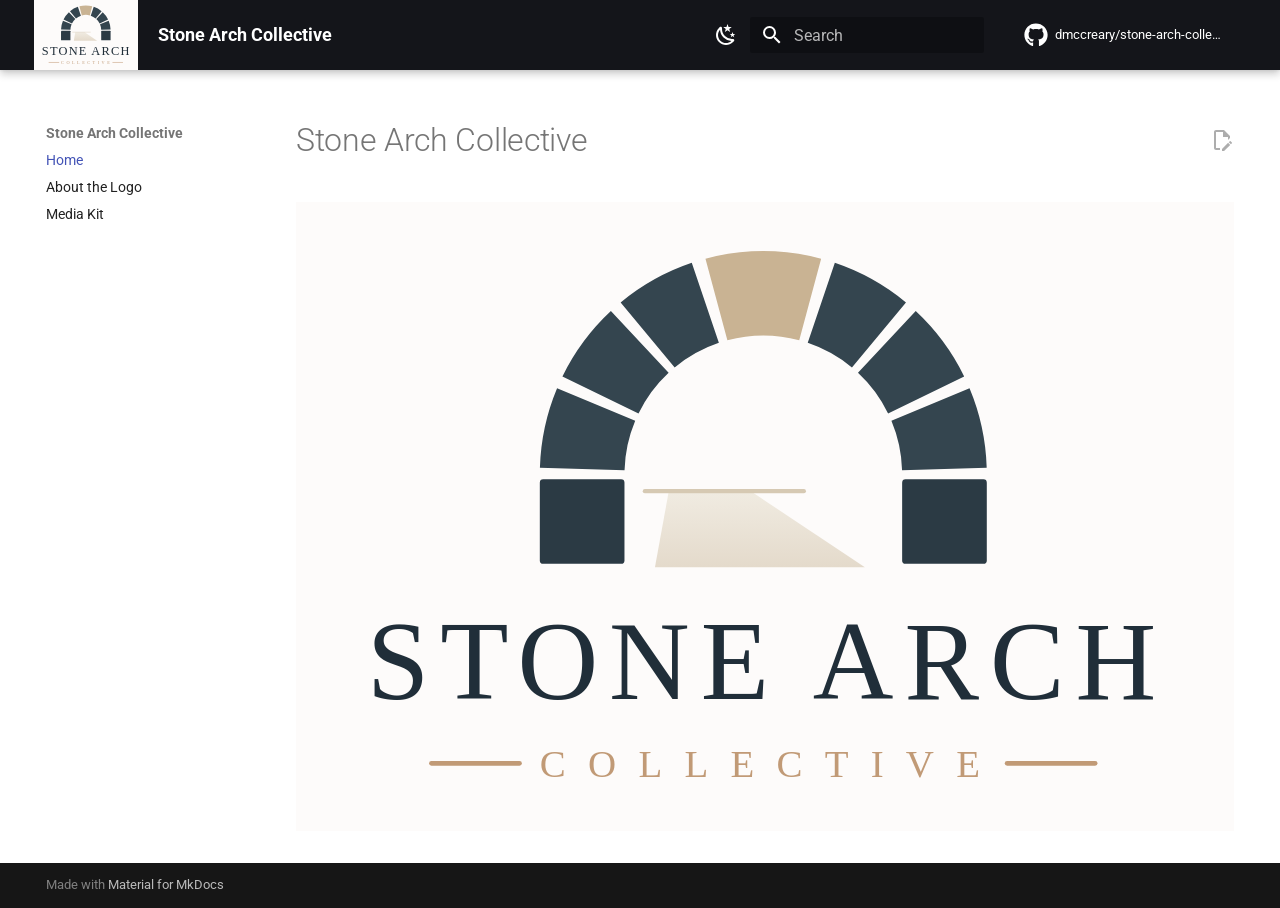
<file: index.html>
<!doctype html>
<html lang="en" class="no-js">
  <head>
    
      <meta charset="utf-8">
      <meta name="viewport" content="width=device-width,initial-scale=1">
      
        <meta name="description" content="The Stone Arch Collective website.">
      
      
      
        <link rel="canonical" href="https://dmccreary.github.io/stone-arch-collective/">
      
      
      
        <link rel="next" href="about/">
      
      
      <link rel="icon" href="img/favicon.ico">
      <meta name="generator" content="mkdocs-1.6.1, mkdocs-material-9.5.43">
    
    
      
        <title>Stone Arch Collective</title>
      
    
    
      <link rel="stylesheet" href="assets/stylesheets/main.0253249f.min.css">
      
        
        <link rel="stylesheet" href="assets/stylesheets/palette.06af60db.min.css">
      
      


    
    
      
    
    
      
        
        
        <link rel="preconnect" href="https://fonts.gstatic.com" crossorigin>
        <link rel="stylesheet" href="https://fonts.googleapis.com/css?family=Roboto:300,300i,400,400i,700,700i%7CRoboto+Mono:400,400i,700,700i&display=fallback">
        <style>:root{--md-text-font:"Roboto";--md-code-font:"Roboto Mono"}</style>
      
    
    
      <link rel="stylesheet" href="css/extra.css">
    
    <script>__md_scope=new URL(".",location),__md_hash=e=>[...e].reduce(((e,_)=>(e<<5)-e+_.charCodeAt(0)),0),__md_get=(e,_=localStorage,t=__md_scope)=>JSON.parse(_.getItem(t.pathname+"."+e)),__md_set=(e,_,t=localStorage,a=__md_scope)=>{try{t.setItem(a.pathname+"."+e,JSON.stringify(_))}catch(e){}}</script>
    
      

    
    
    
    <meta property="og:image" content="https://dmccreary.github.io/stone-arch-collective/img/low-res-logo.png">
  <meta name="twitter:image" content="https://dmccreary.github.io/stone-arch-collective/img/low-res-logo.png">
</head>
  
  
    
    
      
    
    
    
    
    <body dir="ltr" data-md-color-scheme="default" data-md-color-primary="black" data-md-color-accent="amber">
  
    
    <input class="md-toggle" data-md-toggle="drawer" type="checkbox" id="__drawer" autocomplete="off">
    <input class="md-toggle" data-md-toggle="search" type="checkbox" id="__search" autocomplete="off">
    <label class="md-overlay" for="__drawer"></label>
    <div data-md-component="skip">
      
        
        <a href="#stone-arch-collective" class="md-skip">
          Skip to content
        </a>
      
    </div>
    <div data-md-component="announce">
      
    </div>
    
    
      

  

<header class="md-header md-header--shadow" data-md-component="header">
  <nav class="md-header__inner md-grid" aria-label="Header">
    <a href="." title="Stone Arch Collective" class="md-header__button md-logo" aria-label="Stone Arch Collective" data-md-component="logo">
      
  <img src="img/logo.svg" alt="logo">

    </a>
    <label class="md-header__button md-icon" for="__drawer">
      
      <svg xmlns="http://www.w3.org/2000/svg" viewBox="0 0 24 24"><path d="M3 6h18v2H3zm0 5h18v2H3zm0 5h18v2H3z"/></svg>
    </label>
    <div class="md-header__title" data-md-component="header-title">
      <div class="md-header__ellipsis">
        <div class="md-header__topic">
          <span class="md-ellipsis">
            Stone Arch Collective
          </span>
        </div>
        <div class="md-header__topic" data-md-component="header-topic">
          <span class="md-ellipsis">
            
              Home
            
          </span>
        </div>
      </div>
    </div>
    
      
        <form class="md-header__option" data-md-component="palette">
  
    
    
    
    <input class="md-option" data-md-color-media="" data-md-color-scheme="default" data-md-color-primary="black" data-md-color-accent="amber"  aria-label="Switch to dark mode"  type="radio" name="__palette" id="__palette_0">
    
      <label class="md-header__button md-icon" title="Switch to dark mode" for="__palette_1" hidden>
        <svg xmlns="http://www.w3.org/2000/svg" viewBox="0 0 24 24"><path d="m17.75 4.09-2.53 1.94.91 3.06-2.63-1.81-2.63 1.81.91-3.06-2.53-1.94L12.44 4l1.06-3 1.06 3zm3.5 6.91-1.64 1.25.59 1.98-1.7-1.17-1.7 1.17.59-1.98L15.75 11l2.06-.05L18.5 9l.69 1.95zm-2.28 4.95c.83-.08 1.72 1.1 1.19 1.85-.32.45-.66.87-1.08 1.27C15.17 23 8.84 23 4.94 19.07c-3.91-3.9-3.91-10.24 0-14.14.4-.4.82-.76 1.27-1.08.75-.53 1.93.36 1.85 1.19-.27 2.86.69 5.83 2.89 8.02a9.96 9.96 0 0 0 8.02 2.89m-1.64 2.02a12.08 12.08 0 0 1-7.8-3.47c-2.17-2.19-3.33-5-3.49-7.82-2.81 3.14-2.7 7.96.31 10.98 3.02 3.01 7.84 3.12 10.98.31"/></svg>
      </label>
    
  
    
    
    
    <input class="md-option" data-md-color-media="" data-md-color-scheme="slate" data-md-color-primary="black" data-md-color-accent="amber"  aria-label="Switch to light mode"  type="radio" name="__palette" id="__palette_1">
    
      <label class="md-header__button md-icon" title="Switch to light mode" for="__palette_0" hidden>
        <svg xmlns="http://www.w3.org/2000/svg" viewBox="0 0 24 24"><path d="M12 7a5 5 0 0 1 5 5 5 5 0 0 1-5 5 5 5 0 0 1-5-5 5 5 0 0 1 5-5m0 2a3 3 0 0 0-3 3 3 3 0 0 0 3 3 3 3 0 0 0 3-3 3 3 0 0 0-3-3m0-7 2.39 3.42C13.65 5.15 12.84 5 12 5s-1.65.15-2.39.42zM3.34 7l4.16-.35A7.2 7.2 0 0 0 5.94 8.5c-.44.74-.69 1.5-.83 2.29zm.02 10 1.76-3.77a7.131 7.131 0 0 0 2.38 4.14zM20.65 7l-1.77 3.79a7.02 7.02 0 0 0-2.38-4.15zm-.01 10-4.14.36c.59-.51 1.12-1.14 1.54-1.86.42-.73.69-1.5.83-2.29zM12 22l-2.41-3.44c.74.27 1.55.44 2.41.44.82 0 1.63-.17 2.37-.44z"/></svg>
      </label>
    
  
</form>
      
    
    
      <script>var palette=__md_get("__palette");if(palette&&palette.color){if("(prefers-color-scheme)"===palette.color.media){var media=matchMedia("(prefers-color-scheme: light)"),input=document.querySelector(media.matches?"[data-md-color-media='(prefers-color-scheme: light)']":"[data-md-color-media='(prefers-color-scheme: dark)']");palette.color.media=input.getAttribute("data-md-color-media"),palette.color.scheme=input.getAttribute("data-md-color-scheme"),palette.color.primary=input.getAttribute("data-md-color-primary"),palette.color.accent=input.getAttribute("data-md-color-accent")}for(var[key,value]of Object.entries(palette.color))document.body.setAttribute("data-md-color-"+key,value)}</script>
    
    
    
      <label class="md-header__button md-icon" for="__search">
        
        <svg xmlns="http://www.w3.org/2000/svg" viewBox="0 0 24 24"><path d="M9.5 3A6.5 6.5 0 0 1 16 9.5c0 1.61-.59 3.09-1.56 4.23l.27.27h.79l5 5-1.5 1.5-5-5v-.79l-.27-.27A6.52 6.52 0 0 1 9.5 16 6.5 6.5 0 0 1 3 9.5 6.5 6.5 0 0 1 9.5 3m0 2C7 5 5 7 5 9.5S7 14 9.5 14 14 12 14 9.5 12 5 9.5 5"/></svg>
      </label>
      <div class="md-search" data-md-component="search" role="dialog">
  <label class="md-search__overlay" for="__search"></label>
  <div class="md-search__inner" role="search">
    <form class="md-search__form" name="search">
      <input type="text" class="md-search__input" name="query" aria-label="Search" placeholder="Search" autocapitalize="off" autocorrect="off" autocomplete="off" spellcheck="false" data-md-component="search-query" required>
      <label class="md-search__icon md-icon" for="__search">
        
        <svg xmlns="http://www.w3.org/2000/svg" viewBox="0 0 24 24"><path d="M9.5 3A6.5 6.5 0 0 1 16 9.5c0 1.61-.59 3.09-1.56 4.23l.27.27h.79l5 5-1.5 1.5-5-5v-.79l-.27-.27A6.52 6.52 0 0 1 9.5 16 6.5 6.5 0 0 1 3 9.5 6.5 6.5 0 0 1 9.5 3m0 2C7 5 5 7 5 9.5S7 14 9.5 14 14 12 14 9.5 12 5 9.5 5"/></svg>
        
        <svg xmlns="http://www.w3.org/2000/svg" viewBox="0 0 24 24"><path d="M20 11v2H8l5.5 5.5-1.42 1.42L4.16 12l7.92-7.92L13.5 5.5 8 11z"/></svg>
      </label>
      <nav class="md-search__options" aria-label="Search">
        
        <button type="reset" class="md-search__icon md-icon" title="Clear" aria-label="Clear" tabindex="-1">
          
          <svg xmlns="http://www.w3.org/2000/svg" viewBox="0 0 24 24"><path d="M19 6.41 17.59 5 12 10.59 6.41 5 5 6.41 10.59 12 5 17.59 6.41 19 12 13.41 17.59 19 19 17.59 13.41 12z"/></svg>
        </button>
      </nav>
      
    </form>
    <div class="md-search__output">
      <div class="md-search__scrollwrap" tabindex="0" data-md-scrollfix>
        <div class="md-search-result" data-md-component="search-result">
          <div class="md-search-result__meta">
            Initializing search
          </div>
          <ol class="md-search-result__list" role="presentation"></ol>
        </div>
      </div>
    </div>
  </div>
</div>
    
    
      <div class="md-header__source">
        <a href="https://github.com/dmccreary/stone-arch-collective" title="Go to repository" class="md-source" data-md-component="source">
  <div class="md-source__icon md-icon">
    
    <svg xmlns="http://www.w3.org/2000/svg" viewBox="0 0 496 512"><!--! Font Awesome Free 6.6.0 by @fontawesome - https://fontawesome.com License - https://fontawesome.com/license/free (Icons: CC BY 4.0, Fonts: SIL OFL 1.1, Code: MIT License) Copyright 2024 Fonticons, Inc.--><path d="M165.9 397.4c0 2-2.3 3.6-5.2 3.6-3.3.3-5.6-1.3-5.6-3.6 0-2 2.3-3.6 5.2-3.6 3-.3 5.6 1.3 5.6 3.6m-31.1-4.5c-.7 2 1.3 4.3 4.3 4.9 2.6 1 5.6 0 6.2-2s-1.3-4.3-4.3-5.2c-2.6-.7-5.5.3-6.2 2.3m44.2-1.7c-2.9.7-4.9 2.6-4.6 4.9.3 2 2.9 3.3 5.9 2.6 2.9-.7 4.9-2.6 4.6-4.6-.3-1.9-3-3.2-5.9-2.9M244.8 8C106.1 8 0 113.3 0 252c0 110.9 69.8 205.8 169.5 239.2 12.8 2.3 17.3-5.6 17.3-12.1 0-6.2-.3-40.4-.3-61.4 0 0-70 15-84.7-29.8 0 0-11.4-29.1-27.8-36.6 0 0-22.9-15.7 1.6-15.4 0 0 24.9 2 38.6 25.8 21.9 38.6 58.6 27.5 72.9 20.9 2.3-16 8.8-27.1 16-33.7-55.9-6.2-112.3-14.3-112.3-110.5 0-27.5 7.6-41.3 23.6-58.9-2.6-6.5-11.1-33.3 2.6-67.9 20.9-6.5 69 27 69 27 20-5.6 41.5-8.5 62.8-8.5s42.8 2.9 62.8 8.5c0 0 48.1-33.6 69-27 13.7 34.7 5.2 61.4 2.6 67.9 16 17.7 25.8 31.5 25.8 58.9 0 96.5-58.9 104.2-114.8 110.5 9.2 7.9 17 22.9 17 46.4 0 33.7-.3 75.4-.3 83.6 0 6.5 4.6 14.4 17.3 12.1C428.2 457.8 496 362.9 496 252 496 113.3 383.5 8 244.8 8M97.2 352.9c-1.3 1-1 3.3.7 5.2 1.6 1.6 3.9 2.3 5.2 1 1.3-1 1-3.3-.7-5.2-1.6-1.6-3.9-2.3-5.2-1m-10.8-8.1c-.7 1.3.3 2.9 2.3 3.9 1.6 1 3.6.7 4.3-.7.7-1.3-.3-2.9-2.3-3.9-2-.6-3.6-.3-4.3.7m32.4 35.6c-1.6 1.3-1 4.3 1.3 6.2 2.3 2.3 5.2 2.6 6.5 1 1.3-1.3.7-4.3-1.3-6.2-2.2-2.3-5.2-2.6-6.5-1m-11.4-14.7c-1.6 1-1.6 3.6 0 5.9s4.3 3.3 5.6 2.3c1.6-1.3 1.6-3.9 0-6.2-1.4-2.3-4-3.3-5.6-2"/></svg>
  </div>
  <div class="md-source__repository">
    dmccreary/stone-arch-collective
  </div>
</a>
      </div>
    
  </nav>
  
</header>
    
    <div class="md-container" data-md-component="container">
      
      
        
          
        
      
      <main class="md-main" data-md-component="main">
        <div class="md-main__inner md-grid">
          
            
              
                
              
              <div class="md-sidebar md-sidebar--primary" data-md-component="sidebar" data-md-type="navigation" >
                <div class="md-sidebar__scrollwrap">
                  <div class="md-sidebar__inner">
                    



<nav class="md-nav md-nav--primary" aria-label="Navigation" data-md-level="0">
  <label class="md-nav__title" for="__drawer">
    <a href="." title="Stone Arch Collective" class="md-nav__button md-logo" aria-label="Stone Arch Collective" data-md-component="logo">
      
  <img src="img/logo.svg" alt="logo">

    </a>
    Stone Arch Collective
  </label>
  
    <div class="md-nav__source">
      <a href="https://github.com/dmccreary/stone-arch-collective" title="Go to repository" class="md-source" data-md-component="source">
  <div class="md-source__icon md-icon">
    
    <svg xmlns="http://www.w3.org/2000/svg" viewBox="0 0 496 512"><!--! Font Awesome Free 6.6.0 by @fontawesome - https://fontawesome.com License - https://fontawesome.com/license/free (Icons: CC BY 4.0, Fonts: SIL OFL 1.1, Code: MIT License) Copyright 2024 Fonticons, Inc.--><path d="M165.9 397.4c0 2-2.3 3.6-5.2 3.6-3.3.3-5.6-1.3-5.6-3.6 0-2 2.3-3.6 5.2-3.6 3-.3 5.6 1.3 5.6 3.6m-31.1-4.5c-.7 2 1.3 4.3 4.3 4.9 2.6 1 5.6 0 6.2-2s-1.3-4.3-4.3-5.2c-2.6-.7-5.5.3-6.2 2.3m44.2-1.7c-2.9.7-4.9 2.6-4.6 4.9.3 2 2.9 3.3 5.9 2.6 2.9-.7 4.9-2.6 4.6-4.6-.3-1.9-3-3.2-5.9-2.9M244.8 8C106.1 8 0 113.3 0 252c0 110.9 69.8 205.8 169.5 239.2 12.8 2.3 17.3-5.6 17.3-12.1 0-6.2-.3-40.4-.3-61.4 0 0-70 15-84.7-29.8 0 0-11.4-29.1-27.8-36.6 0 0-22.9-15.7 1.6-15.4 0 0 24.9 2 38.6 25.8 21.9 38.6 58.6 27.5 72.9 20.9 2.3-16 8.8-27.1 16-33.7-55.9-6.2-112.3-14.3-112.3-110.5 0-27.5 7.6-41.3 23.6-58.9-2.6-6.5-11.1-33.3 2.6-67.9 20.9-6.5 69 27 69 27 20-5.6 41.5-8.5 62.8-8.5s42.8 2.9 62.8 8.5c0 0 48.1-33.6 69-27 13.7 34.7 5.2 61.4 2.6 67.9 16 17.7 25.8 31.5 25.8 58.9 0 96.5-58.9 104.2-114.8 110.5 9.2 7.9 17 22.9 17 46.4 0 33.7-.3 75.4-.3 83.6 0 6.5 4.6 14.4 17.3 12.1C428.2 457.8 496 362.9 496 252 496 113.3 383.5 8 244.8 8M97.2 352.9c-1.3 1-1 3.3.7 5.2 1.6 1.6 3.9 2.3 5.2 1 1.3-1 1-3.3-.7-5.2-1.6-1.6-3.9-2.3-5.2-1m-10.8-8.1c-.7 1.3.3 2.9 2.3 3.9 1.6 1 3.6.7 4.3-.7.7-1.3-.3-2.9-2.3-3.9-2-.6-3.6-.3-4.3.7m32.4 35.6c-1.6 1.3-1 4.3 1.3 6.2 2.3 2.3 5.2 2.6 6.5 1 1.3-1.3.7-4.3-1.3-6.2-2.2-2.3-5.2-2.6-6.5-1m-11.4-14.7c-1.6 1-1.6 3.6 0 5.9s4.3 3.3 5.6 2.3c1.6-1.3 1.6-3.9 0-6.2-1.4-2.3-4-3.3-5.6-2"/></svg>
  </div>
  <div class="md-source__repository">
    dmccreary/stone-arch-collective
  </div>
</a>
    </div>
  
  <ul class="md-nav__list" data-md-scrollfix>
    
      
      
  
  
    
  
  
  
    <li class="md-nav__item md-nav__item--active">
      
      <input class="md-nav__toggle md-toggle" type="checkbox" id="__toc">
      
      
        
      
      
      <a href="." class="md-nav__link md-nav__link--active">
        
  
  <span class="md-ellipsis">
    Home
  </span>
  

      </a>
      
    </li>
  

    
      
      
  
  
  
  
    <li class="md-nav__item">
      <a href="about/" class="md-nav__link">
        
  
  <span class="md-ellipsis">
    About the Logo
  </span>
  

      </a>
    </li>
  

    
      
      
  
  
  
  
    <li class="md-nav__item">
      <a href="media-kit/" class="md-nav__link">
        
  
  <span class="md-ellipsis">
    Media Kit
  </span>
  

      </a>
    </li>
  

    
  </ul>
</nav>
                  </div>
                </div>
              </div>
            
            
              
                
              
              <div class="md-sidebar md-sidebar--secondary" data-md-component="sidebar" data-md-type="toc" hidden>
                <div class="md-sidebar__scrollwrap">
                  <div class="md-sidebar__inner">
                    

<nav class="md-nav md-nav--secondary" aria-label="Table of contents">
  
  
  
    
  
  
</nav>
                  </div>
                </div>
              </div>
            
          
          
            <div class="md-content" data-md-component="content">
              <article class="md-content__inner md-typeset">
                
                  

  
    <a href="https://github.com/dmccreary/stone-arch-collective/edit/main/docs/index.md" title="Edit this page" class="md-content__button md-icon">
      
      <svg xmlns="http://www.w3.org/2000/svg" viewBox="0 0 24 24"><path d="M10 20H6V4h7v5h5v3.1l2-2V8l-6-6H6c-1.1 0-2 .9-2 2v16c0 1.1.9 2 2 2h4zm10.2-7c.1 0 .3.1.4.2l1.3 1.3c.2.2.2.6 0 .8l-1 1-2.1-2.1 1-1c.1-.1.2-.2.4-.2m0 3.9L14.1 23H12v-2.1l6.1-6.1z"/></svg>
    </a>
  
  


<h1 id="stone-arch-collective">Stone Arch Collective<a class="headerlink" href="#stone-arch-collective" title="Permanent link">&para;</a></h1>
<p><img alt="Stone Arch Collective" class="sac-logo" src="img/logo.svg" /></p>







  
  




  



                
              </article>
            </div>
          
          
<script>var target=document.getElementById(location.hash.slice(1));target&&target.name&&(target.checked=target.name.startsWith("__tabbed_"))</script>
        </div>
        
          <button type="button" class="md-top md-icon" data-md-component="top" hidden>
  
  <svg xmlns="http://www.w3.org/2000/svg" viewBox="0 0 24 24"><path d="M13 20h-2V8l-5.5 5.5-1.42-1.42L12 4.16l7.92 7.92-1.42 1.42L13 8z"/></svg>
  Back to top
</button>
        
      </main>
      
        <footer class="md-footer">
  
  <div class="md-footer-meta md-typeset">
    <div class="md-footer-meta__inner md-grid">
      <div class="md-copyright">
  
  
    Made with
    <a href="https://squidfunk.github.io/mkdocs-material/" target="_blank" rel="noopener">
      Material for MkDocs
    </a>
  
</div>
      
    </div>
  </div>
</footer>
      
    </div>
    <div class="md-dialog" data-md-component="dialog">
      <div class="md-dialog__inner md-typeset"></div>
    </div>
    
    
    <script id="__config" type="application/json">{"base": ".", "features": ["navigation.top", "content.action.edit"], "search": "assets/javascripts/workers/search.6ce7567c.min.js", "translations": {"clipboard.copied": "Copied to clipboard", "clipboard.copy": "Copy to clipboard", "search.result.more.one": "1 more on this page", "search.result.more.other": "# more on this page", "search.result.none": "No matching documents", "search.result.one": "1 matching document", "search.result.other": "# matching documents", "search.result.placeholder": "Type to start searching", "search.result.term.missing": "Missing", "select.version": "Select version"}}</script>
    
    
      <script src="assets/javascripts/bundle.83f73b43.min.js"></script>
      
    
  </body>
</html>
</file>
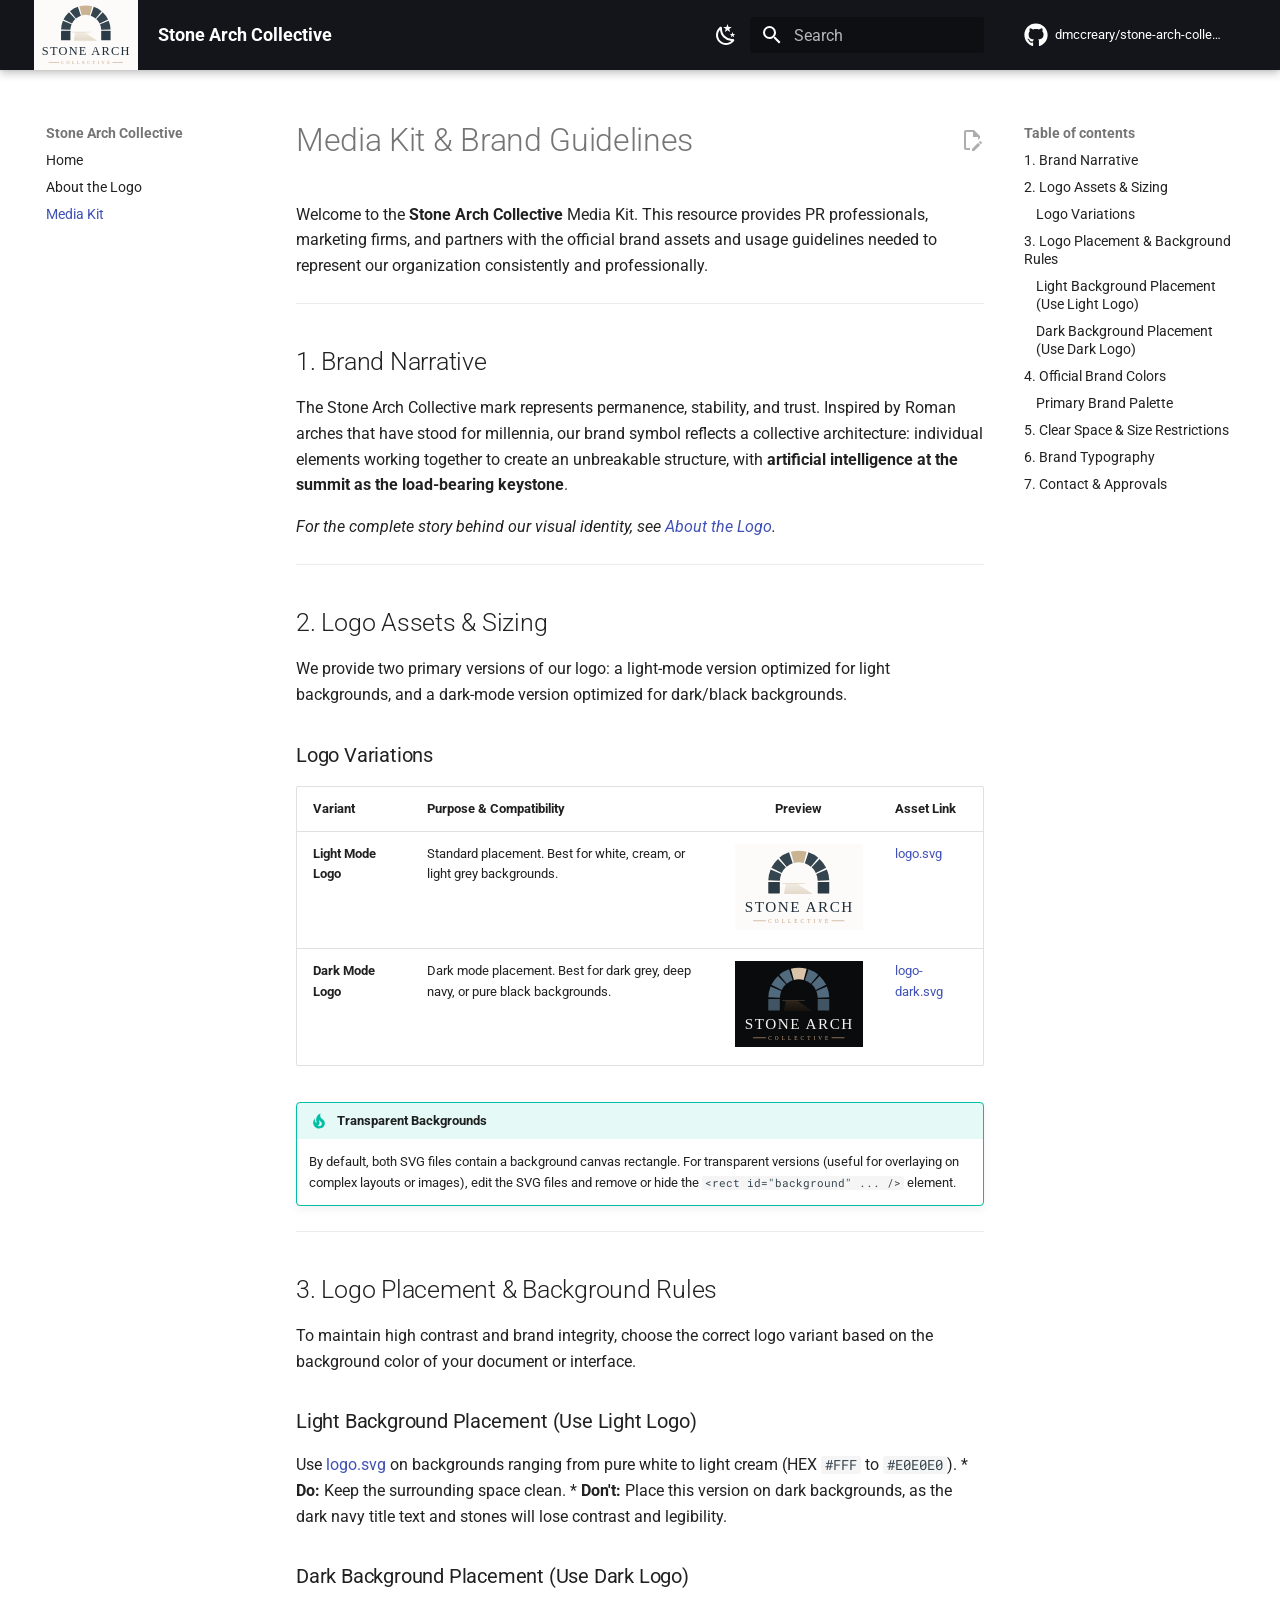
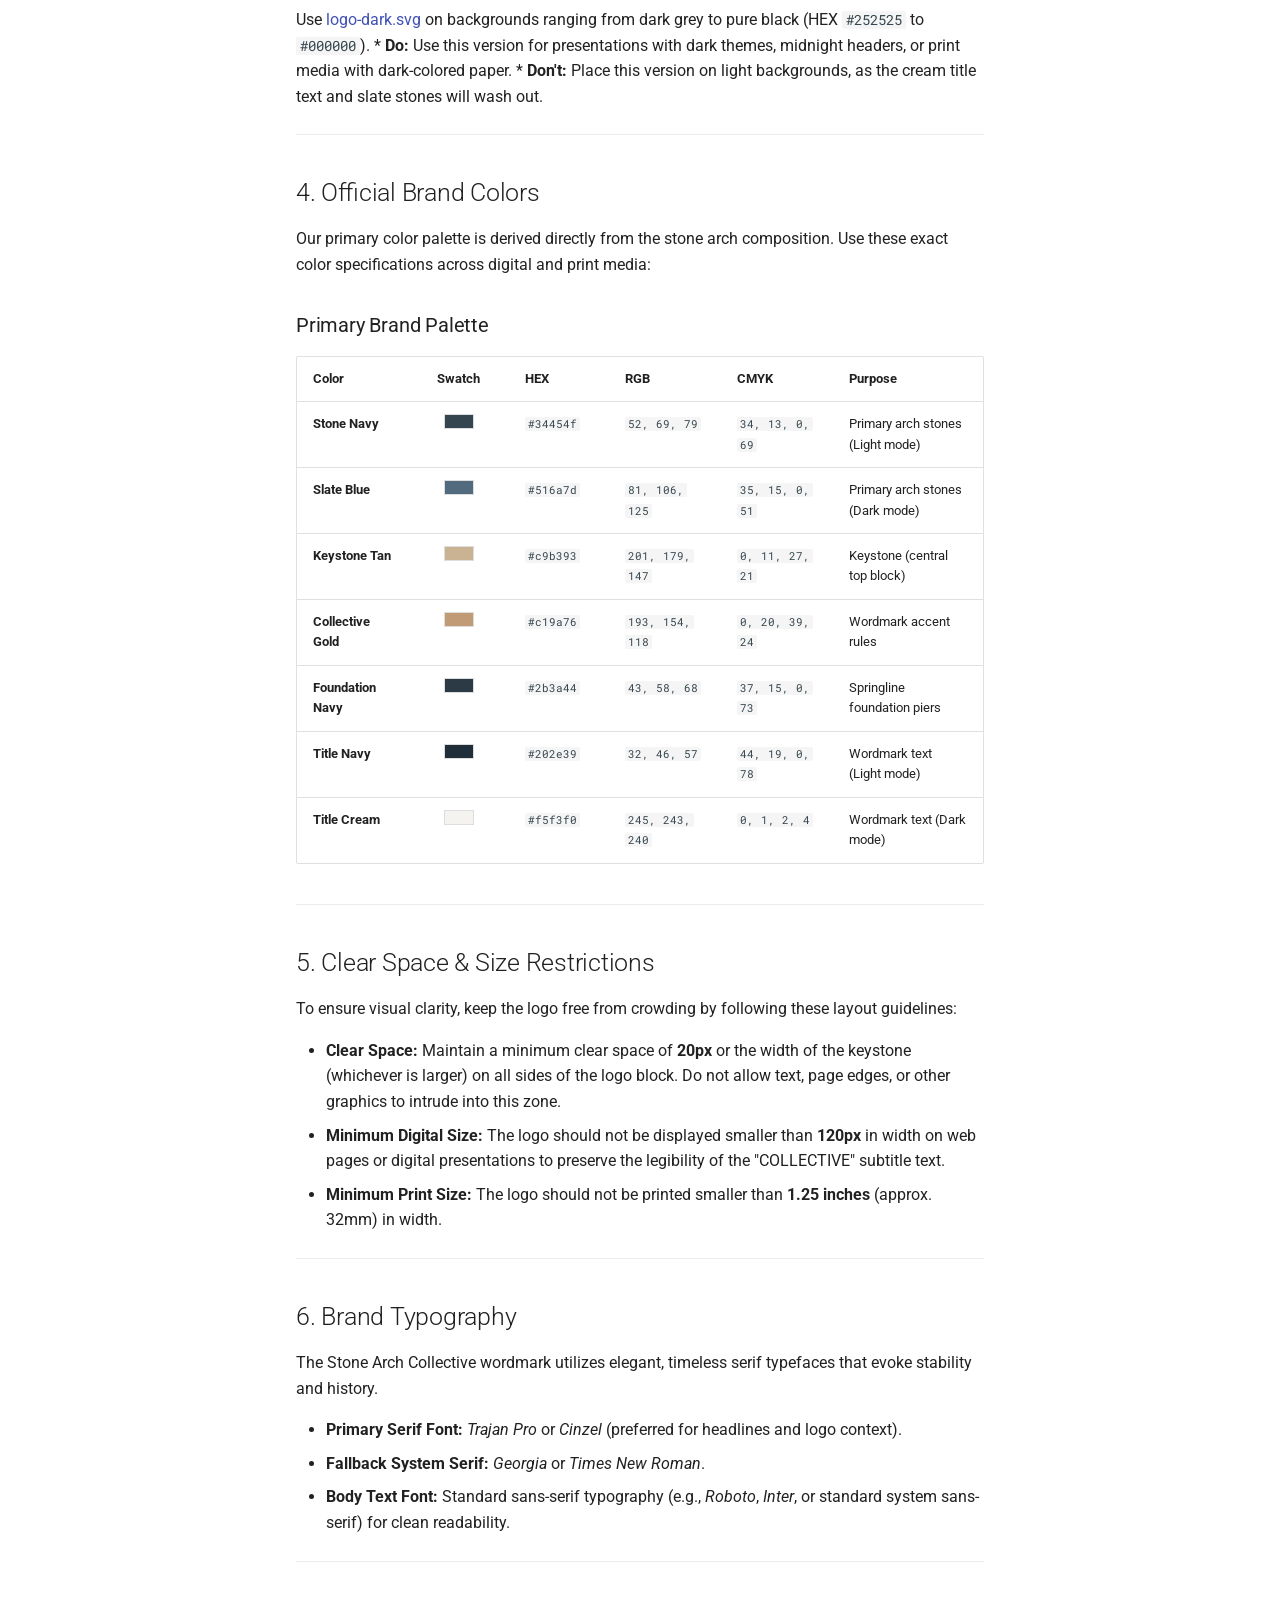
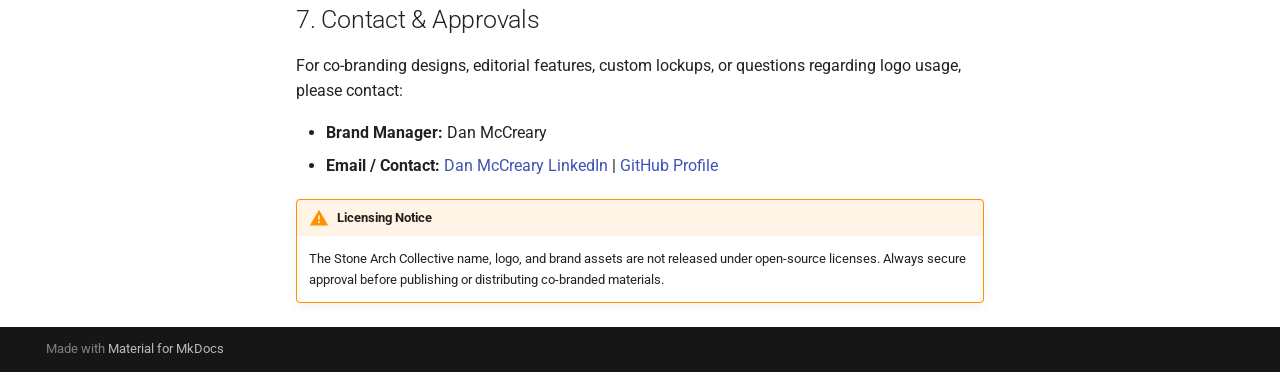
<file: media-kit/index.html>
<!doctype html>
<html lang="en" class="no-js">
  <head>
    
      <meta charset="utf-8">
      <meta name="viewport" content="width=device-width,initial-scale=1">
      
        <meta name="description" content="The Stone Arch Collective website.">
      
      
      
        <link rel="canonical" href="https://dmccreary.github.io/stone-arch-collective/media-kit/">
      
      
        <link rel="prev" href="../about/">
      
      
      
      <link rel="icon" href="../img/favicon.ico">
      <meta name="generator" content="mkdocs-1.6.1, mkdocs-material-9.5.43">
    
    
      
        <title>Media Kit - Stone Arch Collective</title>
      
    
    
      <link rel="stylesheet" href="../assets/stylesheets/main.0253249f.min.css">
      
        
        <link rel="stylesheet" href="../assets/stylesheets/palette.06af60db.min.css">
      
      


    
    
      
    
    
      
        
        
        <link rel="preconnect" href="https://fonts.gstatic.com" crossorigin>
        <link rel="stylesheet" href="https://fonts.googleapis.com/css?family=Roboto:300,300i,400,400i,700,700i%7CRoboto+Mono:400,400i,700,700i&display=fallback">
        <style>:root{--md-text-font:"Roboto";--md-code-font:"Roboto Mono"}</style>
      
    
    
      <link rel="stylesheet" href="../css/extra.css">
    
    <script>__md_scope=new URL("..",location),__md_hash=e=>[...e].reduce(((e,_)=>(e<<5)-e+_.charCodeAt(0)),0),__md_get=(e,_=localStorage,t=__md_scope)=>JSON.parse(_.getItem(t.pathname+"."+e)),__md_set=(e,_,t=localStorage,a=__md_scope)=>{try{t.setItem(a.pathname+"."+e,JSON.stringify(_))}catch(e){}}</script>
    
      

    
    
    
  </head>
  
  
    
    
      
    
    
    
    
    <body dir="ltr" data-md-color-scheme="default" data-md-color-primary="black" data-md-color-accent="amber">
  
    
    <input class="md-toggle" data-md-toggle="drawer" type="checkbox" id="__drawer" autocomplete="off">
    <input class="md-toggle" data-md-toggle="search" type="checkbox" id="__search" autocomplete="off">
    <label class="md-overlay" for="__drawer"></label>
    <div data-md-component="skip">
      
        
        <a href="#media-kit-brand-guidelines" class="md-skip">
          Skip to content
        </a>
      
    </div>
    <div data-md-component="announce">
      
    </div>
    
    
      

  

<header class="md-header md-header--shadow" data-md-component="header">
  <nav class="md-header__inner md-grid" aria-label="Header">
    <a href=".." title="Stone Arch Collective" class="md-header__button md-logo" aria-label="Stone Arch Collective" data-md-component="logo">
      
  <img src="../img/logo.svg" alt="logo">

    </a>
    <label class="md-header__button md-icon" for="__drawer">
      
      <svg xmlns="http://www.w3.org/2000/svg" viewBox="0 0 24 24"><path d="M3 6h18v2H3zm0 5h18v2H3zm0 5h18v2H3z"/></svg>
    </label>
    <div class="md-header__title" data-md-component="header-title">
      <div class="md-header__ellipsis">
        <div class="md-header__topic">
          <span class="md-ellipsis">
            Stone Arch Collective
          </span>
        </div>
        <div class="md-header__topic" data-md-component="header-topic">
          <span class="md-ellipsis">
            
              Media Kit
            
          </span>
        </div>
      </div>
    </div>
    
      
        <form class="md-header__option" data-md-component="palette">
  
    
    
    
    <input class="md-option" data-md-color-media="" data-md-color-scheme="default" data-md-color-primary="black" data-md-color-accent="amber"  aria-label="Switch to dark mode"  type="radio" name="__palette" id="__palette_0">
    
      <label class="md-header__button md-icon" title="Switch to dark mode" for="__palette_1" hidden>
        <svg xmlns="http://www.w3.org/2000/svg" viewBox="0 0 24 24"><path d="m17.75 4.09-2.53 1.94.91 3.06-2.63-1.81-2.63 1.81.91-3.06-2.53-1.94L12.44 4l1.06-3 1.06 3zm3.5 6.91-1.64 1.25.59 1.98-1.7-1.17-1.7 1.17.59-1.98L15.75 11l2.06-.05L18.5 9l.69 1.95zm-2.28 4.95c.83-.08 1.72 1.1 1.19 1.85-.32.45-.66.87-1.08 1.27C15.17 23 8.84 23 4.94 19.07c-3.91-3.9-3.91-10.24 0-14.14.4-.4.82-.76 1.27-1.08.75-.53 1.93.36 1.85 1.19-.27 2.86.69 5.83 2.89 8.02a9.96 9.96 0 0 0 8.02 2.89m-1.64 2.02a12.08 12.08 0 0 1-7.8-3.47c-2.17-2.19-3.33-5-3.49-7.82-2.81 3.14-2.7 7.96.31 10.98 3.02 3.01 7.84 3.12 10.98.31"/></svg>
      </label>
    
  
    
    
    
    <input class="md-option" data-md-color-media="" data-md-color-scheme="slate" data-md-color-primary="black" data-md-color-accent="amber"  aria-label="Switch to light mode"  type="radio" name="__palette" id="__palette_1">
    
      <label class="md-header__button md-icon" title="Switch to light mode" for="__palette_0" hidden>
        <svg xmlns="http://www.w3.org/2000/svg" viewBox="0 0 24 24"><path d="M12 7a5 5 0 0 1 5 5 5 5 0 0 1-5 5 5 5 0 0 1-5-5 5 5 0 0 1 5-5m0 2a3 3 0 0 0-3 3 3 3 0 0 0 3 3 3 3 0 0 0 3-3 3 3 0 0 0-3-3m0-7 2.39 3.42C13.65 5.15 12.84 5 12 5s-1.65.15-2.39.42zM3.34 7l4.16-.35A7.2 7.2 0 0 0 5.94 8.5c-.44.74-.69 1.5-.83 2.29zm.02 10 1.76-3.77a7.131 7.131 0 0 0 2.38 4.14zM20.65 7l-1.77 3.79a7.02 7.02 0 0 0-2.38-4.15zm-.01 10-4.14.36c.59-.51 1.12-1.14 1.54-1.86.42-.73.69-1.5.83-2.29zM12 22l-2.41-3.44c.74.27 1.55.44 2.41.44.82 0 1.63-.17 2.37-.44z"/></svg>
      </label>
    
  
</form>
      
    
    
      <script>var palette=__md_get("__palette");if(palette&&palette.color){if("(prefers-color-scheme)"===palette.color.media){var media=matchMedia("(prefers-color-scheme: light)"),input=document.querySelector(media.matches?"[data-md-color-media='(prefers-color-scheme: light)']":"[data-md-color-media='(prefers-color-scheme: dark)']");palette.color.media=input.getAttribute("data-md-color-media"),palette.color.scheme=input.getAttribute("data-md-color-scheme"),palette.color.primary=input.getAttribute("data-md-color-primary"),palette.color.accent=input.getAttribute("data-md-color-accent")}for(var[key,value]of Object.entries(palette.color))document.body.setAttribute("data-md-color-"+key,value)}</script>
    
    
    
      <label class="md-header__button md-icon" for="__search">
        
        <svg xmlns="http://www.w3.org/2000/svg" viewBox="0 0 24 24"><path d="M9.5 3A6.5 6.5 0 0 1 16 9.5c0 1.61-.59 3.09-1.56 4.23l.27.27h.79l5 5-1.5 1.5-5-5v-.79l-.27-.27A6.52 6.52 0 0 1 9.5 16 6.5 6.5 0 0 1 3 9.5 6.5 6.5 0 0 1 9.5 3m0 2C7 5 5 7 5 9.5S7 14 9.5 14 14 12 14 9.5 12 5 9.5 5"/></svg>
      </label>
      <div class="md-search" data-md-component="search" role="dialog">
  <label class="md-search__overlay" for="__search"></label>
  <div class="md-search__inner" role="search">
    <form class="md-search__form" name="search">
      <input type="text" class="md-search__input" name="query" aria-label="Search" placeholder="Search" autocapitalize="off" autocorrect="off" autocomplete="off" spellcheck="false" data-md-component="search-query" required>
      <label class="md-search__icon md-icon" for="__search">
        
        <svg xmlns="http://www.w3.org/2000/svg" viewBox="0 0 24 24"><path d="M9.5 3A6.5 6.5 0 0 1 16 9.5c0 1.61-.59 3.09-1.56 4.23l.27.27h.79l5 5-1.5 1.5-5-5v-.79l-.27-.27A6.52 6.52 0 0 1 9.5 16 6.5 6.5 0 0 1 3 9.5 6.5 6.5 0 0 1 9.5 3m0 2C7 5 5 7 5 9.5S7 14 9.5 14 14 12 14 9.5 12 5 9.5 5"/></svg>
        
        <svg xmlns="http://www.w3.org/2000/svg" viewBox="0 0 24 24"><path d="M20 11v2H8l5.5 5.5-1.42 1.42L4.16 12l7.92-7.92L13.5 5.5 8 11z"/></svg>
      </label>
      <nav class="md-search__options" aria-label="Search">
        
        <button type="reset" class="md-search__icon md-icon" title="Clear" aria-label="Clear" tabindex="-1">
          
          <svg xmlns="http://www.w3.org/2000/svg" viewBox="0 0 24 24"><path d="M19 6.41 17.59 5 12 10.59 6.41 5 5 6.41 10.59 12 5 17.59 6.41 19 12 13.41 17.59 19 19 17.59 13.41 12z"/></svg>
        </button>
      </nav>
      
    </form>
    <div class="md-search__output">
      <div class="md-search__scrollwrap" tabindex="0" data-md-scrollfix>
        <div class="md-search-result" data-md-component="search-result">
          <div class="md-search-result__meta">
            Initializing search
          </div>
          <ol class="md-search-result__list" role="presentation"></ol>
        </div>
      </div>
    </div>
  </div>
</div>
    
    
      <div class="md-header__source">
        <a href="https://github.com/dmccreary/stone-arch-collective" title="Go to repository" class="md-source" data-md-component="source">
  <div class="md-source__icon md-icon">
    
    <svg xmlns="http://www.w3.org/2000/svg" viewBox="0 0 496 512"><!--! Font Awesome Free 6.6.0 by @fontawesome - https://fontawesome.com License - https://fontawesome.com/license/free (Icons: CC BY 4.0, Fonts: SIL OFL 1.1, Code: MIT License) Copyright 2024 Fonticons, Inc.--><path d="M165.9 397.4c0 2-2.3 3.6-5.2 3.6-3.3.3-5.6-1.3-5.6-3.6 0-2 2.3-3.6 5.2-3.6 3-.3 5.6 1.3 5.6 3.6m-31.1-4.5c-.7 2 1.3 4.3 4.3 4.9 2.6 1 5.6 0 6.2-2s-1.3-4.3-4.3-5.2c-2.6-.7-5.5.3-6.2 2.3m44.2-1.7c-2.9.7-4.9 2.6-4.6 4.9.3 2 2.9 3.3 5.9 2.6 2.9-.7 4.9-2.6 4.6-4.6-.3-1.9-3-3.2-5.9-2.9M244.8 8C106.1 8 0 113.3 0 252c0 110.9 69.8 205.8 169.5 239.2 12.8 2.3 17.3-5.6 17.3-12.1 0-6.2-.3-40.4-.3-61.4 0 0-70 15-84.7-29.8 0 0-11.4-29.1-27.8-36.6 0 0-22.9-15.7 1.6-15.4 0 0 24.9 2 38.6 25.8 21.9 38.6 58.6 27.5 72.9 20.9 2.3-16 8.8-27.1 16-33.7-55.9-6.2-112.3-14.3-112.3-110.5 0-27.5 7.6-41.3 23.6-58.9-2.6-6.5-11.1-33.3 2.6-67.9 20.9-6.5 69 27 69 27 20-5.6 41.5-8.5 62.8-8.5s42.8 2.9 62.8 8.5c0 0 48.1-33.6 69-27 13.7 34.7 5.2 61.4 2.6 67.9 16 17.7 25.8 31.5 25.8 58.9 0 96.5-58.9 104.2-114.8 110.5 9.2 7.9 17 22.9 17 46.4 0 33.7-.3 75.4-.3 83.6 0 6.5 4.6 14.4 17.3 12.1C428.2 457.8 496 362.9 496 252 496 113.3 383.5 8 244.8 8M97.2 352.9c-1.3 1-1 3.3.7 5.2 1.6 1.6 3.9 2.3 5.2 1 1.3-1 1-3.3-.7-5.2-1.6-1.6-3.9-2.3-5.2-1m-10.8-8.1c-.7 1.3.3 2.9 2.3 3.9 1.6 1 3.6.7 4.3-.7.7-1.3-.3-2.9-2.3-3.9-2-.6-3.6-.3-4.3.7m32.4 35.6c-1.6 1.3-1 4.3 1.3 6.2 2.3 2.3 5.2 2.6 6.5 1 1.3-1.3.7-4.3-1.3-6.2-2.2-2.3-5.2-2.6-6.5-1m-11.4-14.7c-1.6 1-1.6 3.6 0 5.9s4.3 3.3 5.6 2.3c1.6-1.3 1.6-3.9 0-6.2-1.4-2.3-4-3.3-5.6-2"/></svg>
  </div>
  <div class="md-source__repository">
    dmccreary/stone-arch-collective
  </div>
</a>
      </div>
    
  </nav>
  
</header>
    
    <div class="md-container" data-md-component="container">
      
      
        
          
        
      
      <main class="md-main" data-md-component="main">
        <div class="md-main__inner md-grid">
          
            
              
              <div class="md-sidebar md-sidebar--primary" data-md-component="sidebar" data-md-type="navigation" >
                <div class="md-sidebar__scrollwrap">
                  <div class="md-sidebar__inner">
                    



<nav class="md-nav md-nav--primary" aria-label="Navigation" data-md-level="0">
  <label class="md-nav__title" for="__drawer">
    <a href=".." title="Stone Arch Collective" class="md-nav__button md-logo" aria-label="Stone Arch Collective" data-md-component="logo">
      
  <img src="../img/logo.svg" alt="logo">

    </a>
    Stone Arch Collective
  </label>
  
    <div class="md-nav__source">
      <a href="https://github.com/dmccreary/stone-arch-collective" title="Go to repository" class="md-source" data-md-component="source">
  <div class="md-source__icon md-icon">
    
    <svg xmlns="http://www.w3.org/2000/svg" viewBox="0 0 496 512"><!--! Font Awesome Free 6.6.0 by @fontawesome - https://fontawesome.com License - https://fontawesome.com/license/free (Icons: CC BY 4.0, Fonts: SIL OFL 1.1, Code: MIT License) Copyright 2024 Fonticons, Inc.--><path d="M165.9 397.4c0 2-2.3 3.6-5.2 3.6-3.3.3-5.6-1.3-5.6-3.6 0-2 2.3-3.6 5.2-3.6 3-.3 5.6 1.3 5.6 3.6m-31.1-4.5c-.7 2 1.3 4.3 4.3 4.9 2.6 1 5.6 0 6.2-2s-1.3-4.3-4.3-5.2c-2.6-.7-5.5.3-6.2 2.3m44.2-1.7c-2.9.7-4.9 2.6-4.6 4.9.3 2 2.9 3.3 5.9 2.6 2.9-.7 4.9-2.6 4.6-4.6-.3-1.9-3-3.2-5.9-2.9M244.8 8C106.1 8 0 113.3 0 252c0 110.9 69.8 205.8 169.5 239.2 12.8 2.3 17.3-5.6 17.3-12.1 0-6.2-.3-40.4-.3-61.4 0 0-70 15-84.7-29.8 0 0-11.4-29.1-27.8-36.6 0 0-22.9-15.7 1.6-15.4 0 0 24.9 2 38.6 25.8 21.9 38.6 58.6 27.5 72.9 20.9 2.3-16 8.8-27.1 16-33.7-55.9-6.2-112.3-14.3-112.3-110.5 0-27.5 7.6-41.3 23.6-58.9-2.6-6.5-11.1-33.3 2.6-67.9 20.9-6.5 69 27 69 27 20-5.6 41.5-8.5 62.8-8.5s42.8 2.9 62.8 8.5c0 0 48.1-33.6 69-27 13.7 34.7 5.2 61.4 2.6 67.9 16 17.7 25.8 31.5 25.8 58.9 0 96.5-58.9 104.2-114.8 110.5 9.2 7.9 17 22.9 17 46.4 0 33.7-.3 75.4-.3 83.6 0 6.5 4.6 14.4 17.3 12.1C428.2 457.8 496 362.9 496 252 496 113.3 383.5 8 244.8 8M97.2 352.9c-1.3 1-1 3.3.7 5.2 1.6 1.6 3.9 2.3 5.2 1 1.3-1 1-3.3-.7-5.2-1.6-1.6-3.9-2.3-5.2-1m-10.8-8.1c-.7 1.3.3 2.9 2.3 3.9 1.6 1 3.6.7 4.3-.7.7-1.3-.3-2.9-2.3-3.9-2-.6-3.6-.3-4.3.7m32.4 35.6c-1.6 1.3-1 4.3 1.3 6.2 2.3 2.3 5.2 2.6 6.5 1 1.3-1.3.7-4.3-1.3-6.2-2.2-2.3-5.2-2.6-6.5-1m-11.4-14.7c-1.6 1-1.6 3.6 0 5.9s4.3 3.3 5.6 2.3c1.6-1.3 1.6-3.9 0-6.2-1.4-2.3-4-3.3-5.6-2"/></svg>
  </div>
  <div class="md-source__repository">
    dmccreary/stone-arch-collective
  </div>
</a>
    </div>
  
  <ul class="md-nav__list" data-md-scrollfix>
    
      
      
  
  
  
  
    <li class="md-nav__item">
      <a href=".." class="md-nav__link">
        
  
  <span class="md-ellipsis">
    Home
  </span>
  

      </a>
    </li>
  

    
      
      
  
  
  
  
    <li class="md-nav__item">
      <a href="../about/" class="md-nav__link">
        
  
  <span class="md-ellipsis">
    About the Logo
  </span>
  

      </a>
    </li>
  

    
      
      
  
  
    
  
  
  
    <li class="md-nav__item md-nav__item--active">
      
      <input class="md-nav__toggle md-toggle" type="checkbox" id="__toc">
      
      
        
      
      
        <label class="md-nav__link md-nav__link--active" for="__toc">
          
  
  <span class="md-ellipsis">
    Media Kit
  </span>
  

          <span class="md-nav__icon md-icon"></span>
        </label>
      
      <a href="./" class="md-nav__link md-nav__link--active">
        
  
  <span class="md-ellipsis">
    Media Kit
  </span>
  

      </a>
      
        

<nav class="md-nav md-nav--secondary" aria-label="Table of contents">
  
  
  
    
  
  
    <label class="md-nav__title" for="__toc">
      <span class="md-nav__icon md-icon"></span>
      Table of contents
    </label>
    <ul class="md-nav__list" data-md-component="toc" data-md-scrollfix>
      
        <li class="md-nav__item">
  <a href="#1-brand-narrative" class="md-nav__link">
    <span class="md-ellipsis">
      1. Brand Narrative
    </span>
  </a>
  
</li>
      
        <li class="md-nav__item">
  <a href="#2-logo-assets-sizing" class="md-nav__link">
    <span class="md-ellipsis">
      2. Logo Assets &amp; Sizing
    </span>
  </a>
  
    <nav class="md-nav" aria-label="2. Logo Assets & Sizing">
      <ul class="md-nav__list">
        
          <li class="md-nav__item">
  <a href="#logo-variations" class="md-nav__link">
    <span class="md-ellipsis">
      Logo Variations
    </span>
  </a>
  
</li>
        
      </ul>
    </nav>
  
</li>
      
        <li class="md-nav__item">
  <a href="#3-logo-placement-background-rules" class="md-nav__link">
    <span class="md-ellipsis">
      3. Logo Placement &amp; Background Rules
    </span>
  </a>
  
    <nav class="md-nav" aria-label="3. Logo Placement & Background Rules">
      <ul class="md-nav__list">
        
          <li class="md-nav__item">
  <a href="#light-background-placement-use-light-logo" class="md-nav__link">
    <span class="md-ellipsis">
      Light Background Placement (Use Light Logo)
    </span>
  </a>
  
</li>
        
          <li class="md-nav__item">
  <a href="#dark-background-placement-use-dark-logo" class="md-nav__link">
    <span class="md-ellipsis">
      Dark Background Placement (Use Dark Logo)
    </span>
  </a>
  
</li>
        
      </ul>
    </nav>
  
</li>
      
        <li class="md-nav__item">
  <a href="#4-official-brand-colors" class="md-nav__link">
    <span class="md-ellipsis">
      4. Official Brand Colors
    </span>
  </a>
  
    <nav class="md-nav" aria-label="4. Official Brand Colors">
      <ul class="md-nav__list">
        
          <li class="md-nav__item">
  <a href="#primary-brand-palette" class="md-nav__link">
    <span class="md-ellipsis">
      Primary Brand Palette
    </span>
  </a>
  
</li>
        
      </ul>
    </nav>
  
</li>
      
        <li class="md-nav__item">
  <a href="#5-clear-space-size-restrictions" class="md-nav__link">
    <span class="md-ellipsis">
      5. Clear Space &amp; Size Restrictions
    </span>
  </a>
  
</li>
      
        <li class="md-nav__item">
  <a href="#6-brand-typography" class="md-nav__link">
    <span class="md-ellipsis">
      6. Brand Typography
    </span>
  </a>
  
</li>
      
        <li class="md-nav__item">
  <a href="#7-contact-approvals" class="md-nav__link">
    <span class="md-ellipsis">
      7. Contact &amp; Approvals
    </span>
  </a>
  
</li>
      
    </ul>
  
</nav>
      
    </li>
  

    
  </ul>
</nav>
                  </div>
                </div>
              </div>
            
            
              
              <div class="md-sidebar md-sidebar--secondary" data-md-component="sidebar" data-md-type="toc" >
                <div class="md-sidebar__scrollwrap">
                  <div class="md-sidebar__inner">
                    

<nav class="md-nav md-nav--secondary" aria-label="Table of contents">
  
  
  
    
  
  
    <label class="md-nav__title" for="__toc">
      <span class="md-nav__icon md-icon"></span>
      Table of contents
    </label>
    <ul class="md-nav__list" data-md-component="toc" data-md-scrollfix>
      
        <li class="md-nav__item">
  <a href="#1-brand-narrative" class="md-nav__link">
    <span class="md-ellipsis">
      1. Brand Narrative
    </span>
  </a>
  
</li>
      
        <li class="md-nav__item">
  <a href="#2-logo-assets-sizing" class="md-nav__link">
    <span class="md-ellipsis">
      2. Logo Assets &amp; Sizing
    </span>
  </a>
  
    <nav class="md-nav" aria-label="2. Logo Assets & Sizing">
      <ul class="md-nav__list">
        
          <li class="md-nav__item">
  <a href="#logo-variations" class="md-nav__link">
    <span class="md-ellipsis">
      Logo Variations
    </span>
  </a>
  
</li>
        
      </ul>
    </nav>
  
</li>
      
        <li class="md-nav__item">
  <a href="#3-logo-placement-background-rules" class="md-nav__link">
    <span class="md-ellipsis">
      3. Logo Placement &amp; Background Rules
    </span>
  </a>
  
    <nav class="md-nav" aria-label="3. Logo Placement & Background Rules">
      <ul class="md-nav__list">
        
          <li class="md-nav__item">
  <a href="#light-background-placement-use-light-logo" class="md-nav__link">
    <span class="md-ellipsis">
      Light Background Placement (Use Light Logo)
    </span>
  </a>
  
</li>
        
          <li class="md-nav__item">
  <a href="#dark-background-placement-use-dark-logo" class="md-nav__link">
    <span class="md-ellipsis">
      Dark Background Placement (Use Dark Logo)
    </span>
  </a>
  
</li>
        
      </ul>
    </nav>
  
</li>
      
        <li class="md-nav__item">
  <a href="#4-official-brand-colors" class="md-nav__link">
    <span class="md-ellipsis">
      4. Official Brand Colors
    </span>
  </a>
  
    <nav class="md-nav" aria-label="4. Official Brand Colors">
      <ul class="md-nav__list">
        
          <li class="md-nav__item">
  <a href="#primary-brand-palette" class="md-nav__link">
    <span class="md-ellipsis">
      Primary Brand Palette
    </span>
  </a>
  
</li>
        
      </ul>
    </nav>
  
</li>
      
        <li class="md-nav__item">
  <a href="#5-clear-space-size-restrictions" class="md-nav__link">
    <span class="md-ellipsis">
      5. Clear Space &amp; Size Restrictions
    </span>
  </a>
  
</li>
      
        <li class="md-nav__item">
  <a href="#6-brand-typography" class="md-nav__link">
    <span class="md-ellipsis">
      6. Brand Typography
    </span>
  </a>
  
</li>
      
        <li class="md-nav__item">
  <a href="#7-contact-approvals" class="md-nav__link">
    <span class="md-ellipsis">
      7. Contact &amp; Approvals
    </span>
  </a>
  
</li>
      
    </ul>
  
</nav>
                  </div>
                </div>
              </div>
            
          
          
            <div class="md-content" data-md-component="content">
              <article class="md-content__inner md-typeset">
                
                  

  
    <a href="https://github.com/dmccreary/stone-arch-collective/edit/main/docs/media-kit/index.md" title="Edit this page" class="md-content__button md-icon">
      
      <svg xmlns="http://www.w3.org/2000/svg" viewBox="0 0 24 24"><path d="M10 20H6V4h7v5h5v3.1l2-2V8l-6-6H6c-1.1 0-2 .9-2 2v16c0 1.1.9 2 2 2h4zm10.2-7c.1 0 .3.1.4.2l1.3 1.3c.2.2.2.6 0 .8l-1 1-2.1-2.1 1-1c.1-.1.2-.2.4-.2m0 3.9L14.1 23H12v-2.1l6.1-6.1z"/></svg>
    </a>
  
  


<h1 id="media-kit-brand-guidelines">Media Kit &amp; Brand Guidelines<a class="headerlink" href="#media-kit-brand-guidelines" title="Permanent link">&para;</a></h1>
<p>Welcome to the <strong>Stone Arch Collective</strong> Media Kit. This resource provides PR professionals, marketing firms, and partners with the official brand assets and usage guidelines needed to represent our organization consistently and professionally.</p>
<hr />
<h2 id="1-brand-narrative">1. Brand Narrative<a class="headerlink" href="#1-brand-narrative" title="Permanent link">&para;</a></h2>
<p>The Stone Arch Collective mark represents permanence, stability, and trust. Inspired by Roman arches that have stood for millennia, our brand symbol reflects a collective architecture: individual elements working together to create an unbreakable structure, with <strong>artificial intelligence at the summit as the load-bearing keystone</strong>.</p>
<p><em>For the complete story behind our visual identity, see <a href="../about/">About the Logo</a>.</em></p>
<hr />
<h2 id="2-logo-assets-sizing">2. Logo Assets &amp; Sizing<a class="headerlink" href="#2-logo-assets-sizing" title="Permanent link">&para;</a></h2>
<p>We provide two primary versions of our logo: a light-mode version optimized for light backgrounds, and a dark-mode version optimized for dark/black backgrounds.</p>
<h3 id="logo-variations">Logo Variations<a class="headerlink" href="#logo-variations" title="Permanent link">&para;</a></h3>
<table>
<thead>
<tr>
<th style="text-align: left;">Variant</th>
<th style="text-align: left;">Purpose &amp; Compatibility</th>
<th style="text-align: center;">Preview</th>
<th style="text-align: left;">Asset Link</th>
</tr>
</thead>
<tbody>
<tr>
<td style="text-align: left;"><strong>Light Mode Logo</strong></td>
<td style="text-align: left;">Standard placement. Best for white, cream, or light grey backgrounds.</td>
<td style="text-align: center;"><img alt="Light Mode Logo" src="../img/logo.svg" width="180" /></td>
<td style="text-align: left;"><a href="../img/logo.svg">logo.svg</a></td>
</tr>
<tr>
<td style="text-align: left;"><strong>Dark Mode Logo</strong></td>
<td style="text-align: left;">Dark mode placement. Best for dark grey, deep navy, or pure black backgrounds.</td>
<td style="text-align: center;"><img alt="Dark Mode Logo" src="../img/logo-dark.svg" width="180" /></td>
<td style="text-align: left;"><a href="../img/logo-dark.svg">logo-dark.svg</a></td>
</tr>
</tbody>
</table>
<div class="admonition tip">
<p class="admonition-title">Transparent Backgrounds</p>
<p>By default, both SVG files contain a background canvas rectangle. For transparent versions (useful for overlaying on complex layouts or images), edit the SVG files and remove or hide the <code>&lt;rect id="background" ... /&gt;</code> element.</p>
</div>
<hr />
<h2 id="3-logo-placement-background-rules">3. Logo Placement &amp; Background Rules<a class="headerlink" href="#3-logo-placement-background-rules" title="Permanent link">&para;</a></h2>
<p>To maintain high contrast and brand integrity, choose the correct logo variant based on the background color of your document or interface.</p>
<h3 id="light-background-placement-use-light-logo">Light Background Placement (Use Light Logo)<a class="headerlink" href="#light-background-placement-use-light-logo" title="Permanent link">&para;</a></h3>
<p>Use <a href="../img/logo.svg">logo.svg</a> on backgrounds ranging from pure white to light cream (HEX <code>#FFF</code> to <code>#E0E0E0</code>).
* <strong>Do:</strong> Keep the surrounding space clean.
* <strong>Don't:</strong> Place this version on dark backgrounds, as the dark navy title text and stones will lose contrast and legibility.</p>
<h3 id="dark-background-placement-use-dark-logo">Dark Background Placement (Use Dark Logo)<a class="headerlink" href="#dark-background-placement-use-dark-logo" title="Permanent link">&para;</a></h3>
<p>Use <a href="../img/logo-dark.svg">logo-dark.svg</a> on backgrounds ranging from dark grey to pure black (HEX <code>#252525</code> to <code>#000000</code>).
* <strong>Do:</strong> Use this version for presentations with dark themes, midnight headers, or print media with dark-colored paper.
* <strong>Don't:</strong> Place this version on light backgrounds, as the cream title text and slate stones will wash out.</p>
<hr />
<h2 id="4-official-brand-colors">4. Official Brand Colors<a class="headerlink" href="#4-official-brand-colors" title="Permanent link">&para;</a></h2>
<p>Our primary color palette is derived directly from the stone arch composition. Use these exact color specifications across digital and print media:</p>
<h3 id="primary-brand-palette">Primary Brand Palette<a class="headerlink" href="#primary-brand-palette" title="Permanent link">&para;</a></h3>
<table>
<thead>
<tr>
<th style="text-align: left;">Color</th>
<th style="text-align: center;">Swatch</th>
<th style="text-align: left;">HEX</th>
<th style="text-align: left;">RGB</th>
<th style="text-align: left;">CMYK</th>
<th style="text-align: left;">Purpose</th>
</tr>
</thead>
<tbody>
<tr>
<td style="text-align: left;"><strong>Stone Navy</strong></td>
<td style="text-align: center;"><span style="background-color:#34454f; display:inline-block; width:30px; height:15px; border:1px solid #ddd;"></span></td>
<td style="text-align: left;"><code>#34454f</code></td>
<td style="text-align: left;"><code>52, 69, 79</code></td>
<td style="text-align: left;"><code>34, 13, 0, 69</code></td>
<td style="text-align: left;">Primary arch stones (Light mode)</td>
</tr>
<tr>
<td style="text-align: left;"><strong>Slate Blue</strong></td>
<td style="text-align: center;"><span style="background-color:#516a7d; display:inline-block; width:30px; height:15px; border:1px solid #ddd;"></span></td>
<td style="text-align: left;"><code>#516a7d</code></td>
<td style="text-align: left;"><code>81, 106, 125</code></td>
<td style="text-align: left;"><code>35, 15, 0, 51</code></td>
<td style="text-align: left;">Primary arch stones (Dark mode)</td>
</tr>
<tr>
<td style="text-align: left;"><strong>Keystone Tan</strong></td>
<td style="text-align: center;"><span style="background-color:#c9b393; display:inline-block; width:30px; height:15px; border:1px solid #ddd;"></span></td>
<td style="text-align: left;"><code>#c9b393</code></td>
<td style="text-align: left;"><code>201, 179, 147</code></td>
<td style="text-align: left;"><code>0, 11, 27, 21</code></td>
<td style="text-align: left;">Keystone (central top block)</td>
</tr>
<tr>
<td style="text-align: left;"><strong>Collective Gold</strong></td>
<td style="text-align: center;"><span style="background-color:#c19a76; display:inline-block; width:30px; height:15px; border:1px solid #ddd;"></span></td>
<td style="text-align: left;"><code>#c19a76</code></td>
<td style="text-align: left;"><code>193, 154, 118</code></td>
<td style="text-align: left;"><code>0, 20, 39, 24</code></td>
<td style="text-align: left;">Wordmark accent rules</td>
</tr>
<tr>
<td style="text-align: left;"><strong>Foundation Navy</strong></td>
<td style="text-align: center;"><span style="background-color:#2b3a44; display:inline-block; width:30px; height:15px; border:1px solid #ddd;"></span></td>
<td style="text-align: left;"><code>#2b3a44</code></td>
<td style="text-align: left;"><code>43, 58, 68</code></td>
<td style="text-align: left;"><code>37, 15, 0, 73</code></td>
<td style="text-align: left;">Springline foundation piers</td>
</tr>
<tr>
<td style="text-align: left;"><strong>Title Navy</strong></td>
<td style="text-align: center;"><span style="background-color:#202e39; display:inline-block; width:30px; height:15px; border:1px solid #ddd;"></span></td>
<td style="text-align: left;"><code>#202e39</code></td>
<td style="text-align: left;"><code>32, 46, 57</code></td>
<td style="text-align: left;"><code>44, 19, 0, 78</code></td>
<td style="text-align: left;">Wordmark text (Light mode)</td>
</tr>
<tr>
<td style="text-align: left;"><strong>Title Cream</strong></td>
<td style="text-align: center;"><span style="background-color:#f5f3f0; display:inline-block; width:30px; height:15px; border:1px solid #ddd;"></span></td>
<td style="text-align: left;"><code>#f5f3f0</code></td>
<td style="text-align: left;"><code>245, 243, 240</code></td>
<td style="text-align: left;"><code>0, 1, 2, 4</code></td>
<td style="text-align: left;">Wordmark text (Dark mode)</td>
</tr>
</tbody>
</table>
<hr />
<h2 id="5-clear-space-size-restrictions">5. Clear Space &amp; Size Restrictions<a class="headerlink" href="#5-clear-space-size-restrictions" title="Permanent link">&para;</a></h2>
<p>To ensure visual clarity, keep the logo free from crowding by following these layout guidelines:</p>
<ul>
<li><strong>Clear Space:</strong> Maintain a minimum clear space of <strong>20px</strong> or the width of the keystone (whichever is larger) on all sides of the logo block. Do not allow text, page edges, or other graphics to intrude into this zone.</li>
<li><strong>Minimum Digital Size:</strong> The logo should not be displayed smaller than <strong>120px</strong> in width on web pages or digital presentations to preserve the legibility of the "COLLECTIVE" subtitle text.</li>
<li><strong>Minimum Print Size:</strong> The logo should not be printed smaller than <strong>1.25 inches</strong> (approx. 32mm) in width.</li>
</ul>
<hr />
<h2 id="6-brand-typography">6. Brand Typography<a class="headerlink" href="#6-brand-typography" title="Permanent link">&para;</a></h2>
<p>The Stone Arch Collective wordmark utilizes elegant, timeless serif typefaces that evoke stability and history.</p>
<ul>
<li><strong>Primary Serif Font:</strong> <em>Trajan Pro</em> or <em>Cinzel</em> (preferred for headlines and logo context).</li>
<li><strong>Fallback System Serif:</strong> <em>Georgia</em> or <em>Times New Roman</em>.</li>
<li><strong>Body Text Font:</strong> Standard sans-serif typography (e.g., <em>Roboto</em>, <em>Inter</em>, or standard system sans-serif) for clean readability.</li>
</ul>
<hr />
<h2 id="7-contact-approvals">7. Contact &amp; Approvals<a class="headerlink" href="#7-contact-approvals" title="Permanent link">&para;</a></h2>
<p>For co-branding designs, editorial features, custom lockups, or questions regarding logo usage, please contact:</p>
<ul>
<li><strong>Brand Manager:</strong> Dan McCreary</li>
<li><strong>Email / Contact:</strong> <a href="https://www.linkedin.com/in/danmccreary/">Dan McCreary LinkedIn</a> | <a href="https://github.com/dmccreary">GitHub Profile</a></li>
</ul>
<div class="admonition warning">
<p class="admonition-title">Licensing Notice</p>
<p>The Stone Arch Collective name, logo, and brand assets are not released under open-source licenses. Always secure approval before publishing or distributing co-branded materials.</p>
</div>












                
              </article>
            </div>
          
          
<script>var target=document.getElementById(location.hash.slice(1));target&&target.name&&(target.checked=target.name.startsWith("__tabbed_"))</script>
        </div>
        
          <button type="button" class="md-top md-icon" data-md-component="top" hidden>
  
  <svg xmlns="http://www.w3.org/2000/svg" viewBox="0 0 24 24"><path d="M13 20h-2V8l-5.5 5.5-1.42-1.42L12 4.16l7.92 7.92-1.42 1.42L13 8z"/></svg>
  Back to top
</button>
        
      </main>
      
        <footer class="md-footer">
  
  <div class="md-footer-meta md-typeset">
    <div class="md-footer-meta__inner md-grid">
      <div class="md-copyright">
  
  
    Made with
    <a href="https://squidfunk.github.io/mkdocs-material/" target="_blank" rel="noopener">
      Material for MkDocs
    </a>
  
</div>
      
    </div>
  </div>
</footer>
      
    </div>
    <div class="md-dialog" data-md-component="dialog">
      <div class="md-dialog__inner md-typeset"></div>
    </div>
    
    
    <script id="__config" type="application/json">{"base": "..", "features": ["navigation.top", "content.action.edit"], "search": "../assets/javascripts/workers/search.6ce7567c.min.js", "translations": {"clipboard.copied": "Copied to clipboard", "clipboard.copy": "Copy to clipboard", "search.result.more.one": "1 more on this page", "search.result.more.other": "# more on this page", "search.result.none": "No matching documents", "search.result.one": "1 matching document", "search.result.other": "# matching documents", "search.result.placeholder": "Type to start searching", "search.result.term.missing": "Missing", "select.version": "Select version"}}</script>
    
    
      <script src="../assets/javascripts/bundle.83f73b43.min.js"></script>
      
    
  </body>
</html>
</file>
<file: css/extra.css>
.md-header__button.md-logo {
    margin: 0;
    padding: 0;
}
.md-header__button.md-logo img, .md-header__button.md-logo svg {
    height: 70px;
    width: auto;
}
</file>
<file: assets/stylesheets/main.0253249f.min.css>
@charset "UTF-8";html{-webkit-text-size-adjust:none;-moz-text-size-adjust:none;text-size-adjust:none;box-sizing:border-box}*,:after,:before{box-sizing:inherit}@media (prefers-reduced-motion){*,:after,:before{transition:none!important}}body{margin:0}a,button,input,label{-webkit-tap-highlight-color:transparent}a{color:inherit;text-decoration:none}hr{border:0;box-sizing:initial;display:block;height:.05rem;overflow:visible;padding:0}small{font-size:80%}sub,sup{line-height:1em}img{border-style:none}table{border-collapse:initial;border-spacing:0}td,th{font-weight:400;vertical-align:top}button{background:#0000;border:0;font-family:inherit;font-size:inherit;margin:0;padding:0}input{border:0;outline:none}:root{--md-primary-fg-color:#4051b5;--md-primary-fg-color--light:#5d6cc0;--md-primary-fg-color--dark:#303fa1;--md-primary-bg-color:#fff;--md-primary-bg-color--light:#ffffffb3;--md-accent-fg-color:#526cfe;--md-accent-fg-color--transparent:#526cfe1a;--md-accent-bg-color:#fff;--md-accent-bg-color--light:#ffffffb3}[data-md-color-scheme=default]{color-scheme:light}[data-md-color-scheme=default] img[src$="#gh-dark-mode-only"],[data-md-color-scheme=default] img[src$="#only-dark"]{display:none}:root,[data-md-color-scheme=default]{--md-hue:225deg;--md-default-fg-color:#000000de;--md-default-fg-color--light:#0000008a;--md-default-fg-color--lighter:#00000052;--md-default-fg-color--lightest:#00000012;--md-default-bg-color:#fff;--md-default-bg-color--light:#ffffffb3;--md-default-bg-color--lighter:#ffffff4d;--md-default-bg-color--lightest:#ffffff1f;--md-code-fg-color:#36464e;--md-code-bg-color:#f5f5f5;--md-code-hl-color:#4287ff;--md-code-hl-color--light:#4287ff1a;--md-code-hl-number-color:#d52a2a;--md-code-hl-special-color:#db1457;--md-code-hl-function-color:#a846b9;--md-code-hl-constant-color:#6e59d9;--md-code-hl-keyword-color:#3f6ec6;--md-code-hl-string-color:#1c7d4d;--md-code-hl-name-color:var(--md-code-fg-color);--md-code-hl-operator-color:var(--md-default-fg-color--light);--md-code-hl-punctuation-color:var(--md-default-fg-color--light);--md-code-hl-comment-color:var(--md-default-fg-color--light);--md-code-hl-generic-color:var(--md-default-fg-color--light);--md-code-hl-variable-color:var(--md-default-fg-color--light);--md-typeset-color:var(--md-default-fg-color);--md-typeset-a-color:var(--md-primary-fg-color);--md-typeset-del-color:#f5503d26;--md-typeset-ins-color:#0bd57026;--md-typeset-kbd-color:#fafafa;--md-typeset-kbd-accent-color:#fff;--md-typeset-kbd-border-color:#b8b8b8;--md-typeset-mark-color:#ffff0080;--md-typeset-table-color:#0000001f;--md-typeset-table-color--light:rgba(0,0,0,.035);--md-admonition-fg-color:var(--md-default-fg-color);--md-admonition-bg-color:var(--md-default-bg-color);--md-warning-fg-color:#000000de;--md-warning-bg-color:#ff9;--md-footer-fg-color:#fff;--md-footer-fg-color--light:#ffffffb3;--md-footer-fg-color--lighter:#ffffff73;--md-footer-bg-color:#000000de;--md-footer-bg-color--dark:#00000052;--md-shadow-z1:0 0.2rem 0.5rem #0000000d,0 0 0.05rem #0000001a;--md-shadow-z2:0 0.2rem 0.5rem #0000001a,0 0 0.05rem #00000040;--md-shadow-z3:0 0.2rem 0.5rem #0003,0 0 0.05rem #00000059}.md-icon svg{fill:currentcolor;display:block;height:1.2rem;width:1.2rem}body{-webkit-font-smoothing:antialiased;-moz-osx-font-smoothing:grayscale;--md-text-font-family:var(--md-text-font,_),-apple-system,BlinkMacSystemFont,Helvetica,Arial,sans-serif;--md-code-font-family:var(--md-code-font,_),SFMono-Regular,Consolas,Menlo,monospace}aside,body,input{font-feature-settings:"kern","liga";color:var(--md-typeset-color);font-family:var(--md-text-font-family)}code,kbd,pre{font-feature-settings:"kern";font-family:var(--md-code-font-family)}:root{--md-typeset-table-sort-icon:url('data:image/svg+xml;charset=utf-8,<svg xmlns="http://www.w3.org/2000/svg" viewBox="0 0 24 24"><path d="m18 21-4-4h3V7h-3l4-4 4 4h-3v10h3M2 19v-2h10v2M2 13v-2h7v2M2 7V5h4v2z"/></svg>');--md-typeset-table-sort-icon--asc:url('data:image/svg+xml;charset=utf-8,<svg xmlns="http://www.w3.org/2000/svg" viewBox="0 0 24 24"><path d="M19 17h3l-4 4-4-4h3V3h2M2 17h10v2H2M6 5v2H2V5m0 6h7v2H2z"/></svg>');--md-typeset-table-sort-icon--desc:url('data:image/svg+xml;charset=utf-8,<svg xmlns="http://www.w3.org/2000/svg" viewBox="0 0 24 24"><path d="M19 7h3l-4-4-4 4h3v14h2M2 17h10v2H2M6 5v2H2V5m0 6h7v2H2z"/></svg>')}.md-typeset{-webkit-print-color-adjust:exact;color-adjust:exact;font-size:.8rem;line-height:1.6}@media print{.md-typeset{font-size:.68rem}}.md-typeset blockquote,.md-typeset dl,.md-typeset figure,.md-typeset ol,.md-typeset pre,.md-typeset ul{margin-bottom:1em;margin-top:1em}.md-typeset h1{color:var(--md-default-fg-color--light);font-size:2em;line-height:1.3;margin:0 0 1.25em}.md-typeset h1,.md-typeset h2{font-weight:300;letter-spacing:-.01em}.md-typeset h2{font-size:1.5625em;line-height:1.4;margin:1.6em 0 .64em}.md-typeset h3{font-size:1.25em;font-weight:400;letter-spacing:-.01em;line-height:1.5;margin:1.6em 0 .8em}.md-typeset h2+h3{margin-top:.8em}.md-typeset h4{font-weight:700;letter-spacing:-.01em;margin:1em 0}.md-typeset h5,.md-typeset h6{color:var(--md-default-fg-color--light);font-size:.8em;font-weight:700;letter-spacing:-.01em;margin:1.25em 0}.md-typeset h5{text-transform:uppercase}.md-typeset hr{border-bottom:.05rem solid var(--md-default-fg-color--lightest);display:flow-root;margin:1.5em 0}.md-typeset a{color:var(--md-typeset-a-color);word-break:break-word}.md-typeset a,.md-typeset a:before{transition:color 125ms}.md-typeset a:focus,.md-typeset a:hover{color:var(--md-accent-fg-color)}.md-typeset a:focus code,.md-typeset a:hover code{background-color:var(--md-accent-fg-color--transparent)}.md-typeset a code{color:currentcolor;transition:background-color 125ms}.md-typeset a.focus-visible{outline-color:var(--md-accent-fg-color);outline-offset:.2rem}.md-typeset code,.md-typeset kbd,.md-typeset pre{color:var(--md-code-fg-color);direction:ltr;font-variant-ligatures:none}@media print{.md-typeset code,.md-typeset kbd,.md-typeset pre{white-space:pre-wrap}}.md-typeset code{background-color:var(--md-code-bg-color);border-radius:.1rem;-webkit-box-decoration-break:clone;box-decoration-break:clone;font-size:.85em;padding:0 .2941176471em;word-break:break-word}.md-typeset code:not(.focus-visible){-webkit-tap-highlight-color:transparent;outline:none}.md-typeset pre{display:flow-root;line-height:1.4;position:relative}.md-typeset pre>code{-webkit-box-decoration-break:slice;box-decoration-break:slice;box-shadow:none;display:block;margin:0;outline-color:var(--md-accent-fg-color);overflow:auto;padding:.7720588235em 1.1764705882em;scrollbar-color:var(--md-default-fg-color--lighter) #0000;scrollbar-width:thin;touch-action:auto;word-break:normal}.md-typeset pre>code:hover{scrollbar-color:var(--md-accent-fg-color) #0000}.md-typeset pre>code::-webkit-scrollbar{height:.2rem;width:.2rem}.md-typeset pre>code::-webkit-scrollbar-thumb{background-color:var(--md-default-fg-color--lighter)}.md-typeset pre>code::-webkit-scrollbar-thumb:hover{background-color:var(--md-accent-fg-color)}.md-typeset kbd{background-color:var(--md-typeset-kbd-color);border-radius:.1rem;box-shadow:0 .1rem 0 .05rem var(--md-typeset-kbd-border-color),0 .1rem 0 var(--md-typeset-kbd-border-color),0 -.1rem .2rem var(--md-typeset-kbd-accent-color) inset;color:var(--md-default-fg-color);display:inline-block;font-size:.75em;padding:0 .6666666667em;vertical-align:text-top;word-break:break-word}.md-typeset mark{background-color:var(--md-typeset-mark-color);-webkit-box-decoration-break:clone;box-decoration-break:clone;color:inherit;word-break:break-word}.md-typeset abbr{border-bottom:.05rem dotted var(--md-default-fg-color--light);cursor:help;text-decoration:none}.md-typeset small{opacity:.75}[dir=ltr] .md-typeset sub,[dir=ltr] .md-typeset sup{margin-left:.078125em}[dir=rtl] .md-typeset sub,[dir=rtl] .md-typeset sup{margin-right:.078125em}[dir=ltr] .md-typeset blockquote{padding-left:.6rem}[dir=rtl] .md-typeset blockquote{padding-right:.6rem}[dir=ltr] .md-typeset blockquote{border-left:.2rem solid var(--md-default-fg-color--lighter)}[dir=rtl] .md-typeset blockquote{border-right:.2rem solid var(--md-default-fg-color--lighter)}.md-typeset blockquote{color:var(--md-default-fg-color--light);margin-left:0;margin-right:0}.md-typeset ul{list-style-type:disc}.md-typeset ul[type]{list-style-type:revert-layer}[dir=ltr] .md-typeset ol,[dir=ltr] .md-typeset ul{margin-left:.625em}[dir=rtl] .md-typeset ol,[dir=rtl] .md-typeset ul{margin-right:.625em}.md-typeset ol,.md-typeset ul{padding:0}.md-typeset ol:not([hidden]),.md-typeset ul:not([hidden]){display:flow-root}.md-typeset ol ol,.md-typeset ul ol{list-style-type:lower-alpha}.md-typeset ol ol ol,.md-typeset ul ol ol{list-style-type:lower-roman}.md-typeset ol ol ol ol,.md-typeset ul ol ol ol{list-style-type:upper-alpha}.md-typeset ol ol ol ol ol,.md-typeset ul ol ol ol ol{list-style-type:upper-roman}.md-typeset ol[type],.md-typeset ul[type]{list-style-type:revert-layer}[dir=ltr] .md-typeset ol li,[dir=ltr] .md-typeset ul li{margin-left:1.25em}[dir=rtl] .md-typeset ol li,[dir=rtl] .md-typeset ul li{margin-right:1.25em}.md-typeset ol li,.md-typeset ul li{margin-bottom:.5em}.md-typeset ol li blockquote,.md-typeset ol li p,.md-typeset ul li blockquote,.md-typeset ul li p{margin:.5em 0}.md-typeset ol li:last-child,.md-typeset ul li:last-child{margin-bottom:0}[dir=ltr] .md-typeset ol li ol,[dir=ltr] .md-typeset ol li ul,[dir=ltr] .md-typeset ul li ol,[dir=ltr] .md-typeset ul li ul{margin-left:.625em}[dir=rtl] .md-typeset ol li ol,[dir=rtl] .md-typeset ol li ul,[dir=rtl] .md-typeset ul li ol,[dir=rtl] .md-typeset ul li ul{margin-right:.625em}.md-typeset ol li ol,.md-typeset ol li ul,.md-typeset ul li ol,.md-typeset ul li ul{margin-bottom:.5em;margin-top:.5em}[dir=ltr] .md-typeset dd{margin-left:1.875em}[dir=rtl] .md-typeset dd{margin-right:1.875em}.md-typeset dd{margin-bottom:1.5em;margin-top:1em}.md-typeset img,.md-typeset svg,.md-typeset video{height:auto;max-width:100%}.md-typeset img[align=left]{margin:1em 1em 1em 0}.md-typeset img[align=right]{margin:1em 0 1em 1em}.md-typeset img[align]:only-child{margin-top:0}.md-typeset figure{display:flow-root;margin:1em auto;max-width:100%;text-align:center;width:-moz-fit-content;width:fit-content}.md-typeset figure img{display:block;margin:0 auto}.md-typeset figcaption{font-style:italic;margin:1em auto;max-width:24rem}.md-typeset iframe{max-width:100%}.md-typeset table:not([class]){background-color:var(--md-default-bg-color);border:.05rem solid var(--md-typeset-table-color);border-radius:.1rem;display:inline-block;font-size:.64rem;max-width:100%;overflow:auto;touch-action:auto}@media print{.md-typeset table:not([class]){display:table}}.md-typeset table:not([class])+*{margin-top:1.5em}.md-typeset table:not([class]) td>:first-child,.md-typeset table:not([class]) th>:first-child{margin-top:0}.md-typeset table:not([class]) td>:last-child,.md-typeset table:not([class]) th>:last-child{margin-bottom:0}.md-typeset table:not([class]) td:not([align]),.md-typeset table:not([class]) th:not([align]){text-align:left}[dir=rtl] .md-typeset table:not([class]) td:not([align]),[dir=rtl] .md-typeset table:not([class]) th:not([align]){text-align:right}.md-typeset table:not([class]) th{font-weight:700;min-width:5rem;padding:.9375em 1.25em;vertical-align:top}.md-typeset table:not([class]) td{border-top:.05rem solid var(--md-typeset-table-color);padding:.9375em 1.25em;vertical-align:top}.md-typeset table:not([class]) tbody tr{transition:background-color 125ms}.md-typeset table:not([class]) tbody tr:hover{background-color:var(--md-typeset-table-color--light);box-shadow:0 .05rem 0 var(--md-default-bg-color) inset}.md-typeset table:not([class]) a{word-break:normal}.md-typeset table th[role=columnheader]{cursor:pointer}[dir=ltr] .md-typeset table th[role=columnheader]:after{margin-left:.5em}[dir=rtl] .md-typeset table th[role=columnheader]:after{margin-right:.5em}.md-typeset table th[role=columnheader]:after{content:"";display:inline-block;height:1.2em;-webkit-mask-image:var(--md-typeset-table-sort-icon);mask-image:var(--md-typeset-table-sort-icon);-webkit-mask-repeat:no-repeat;mask-repeat:no-repeat;-webkit-mask-size:contain;mask-size:contain;transition:background-color 125ms;vertical-align:text-bottom;width:1.2em}.md-typeset table th[role=columnheader]:hover:after{background-color:var(--md-default-fg-color--lighter)}.md-typeset table th[role=columnheader][aria-sort=ascending]:after{background-color:var(--md-default-fg-color--light);-webkit-mask-image:var(--md-typeset-table-sort-icon--asc);mask-image:var(--md-typeset-table-sort-icon--asc)}.md-typeset table th[role=columnheader][aria-sort=descending]:after{background-color:var(--md-default-fg-color--light);-webkit-mask-image:var(--md-typeset-table-sort-icon--desc);mask-image:var(--md-typeset-table-sort-icon--desc)}.md-typeset__scrollwrap{margin:1em -.8rem;overflow-x:auto;touch-action:auto}.md-typeset__table{display:inline-block;margin-bottom:.5em;padding:0 .8rem}@media print{.md-typeset__table{display:block}}html .md-typeset__table table{display:table;margin:0;overflow:hidden;width:100%}@media screen and (max-width:44.984375em){.md-content__inner>pre{margin:1em -.8rem}.md-content__inner>pre code{border-radius:0}}.md-typeset .md-author{border-radius:100%;display:block;flex-shrink:0;height:1.6rem;overflow:hidden;position:relative;transition:color 125ms,transform 125ms;width:1.6rem}.md-typeset .md-author img{display:block}.md-typeset .md-author--more{background:var(--md-default-fg-color--lightest);color:var(--md-default-fg-color--lighter);font-size:.6rem;font-weight:700;line-height:1.6rem;text-align:center}.md-typeset .md-author--long{height:2.4rem;width:2.4rem}.md-typeset a.md-author{transform:scale(1)}.md-typeset a.md-author img{border-radius:100%;filter:grayscale(100%) opacity(75%);transition:filter 125ms}.md-typeset a.md-author:focus,.md-typeset a.md-author:hover{transform:scale(1.1);z-index:1}.md-typeset a.md-author:focus img,.md-typeset a.md-author:hover img{filter:grayscale(0)}.md-banner{background-color:var(--md-footer-bg-color);color:var(--md-footer-fg-color);overflow:auto}@media print{.md-banner{display:none}}.md-banner--warning{background-color:var(--md-warning-bg-color);color:var(--md-warning-fg-color)}.md-banner__inner{font-size:.7rem;margin:.6rem auto;padding:0 .8rem}[dir=ltr] .md-banner__button{float:right}[dir=rtl] .md-banner__button{float:left}.md-banner__button{color:inherit;cursor:pointer;transition:opacity .25s}.no-js .md-banner__button{display:none}.md-banner__button:hover{opacity:.7}html{font-size:125%;height:100%;overflow-x:hidden}@media screen and (min-width:100em){html{font-size:137.5%}}@media screen and (min-width:125em){html{font-size:150%}}body{background-color:var(--md-default-bg-color);display:flex;flex-direction:column;font-size:.5rem;min-height:100%;position:relative;width:100%}@media print{body{display:block}}@media screen and (max-width:59.984375em){body[data-md-scrolllock]{position:fixed}}.md-grid{margin-left:auto;margin-right:auto;max-width:61rem}.md-container{display:flex;flex-direction:column;flex-grow:1}@media print{.md-container{display:block}}.md-main{flex-grow:1}.md-main__inner{display:flex;height:100%;margin-top:1.5rem}.md-ellipsis{overflow:hidden;text-overflow:ellipsis}.md-toggle{display:none}.md-option{height:0;opacity:0;position:absolute;width:0}.md-option:checked+label:not([hidden]){display:block}.md-option.focus-visible+label{outline-color:var(--md-accent-fg-color);outline-style:auto}.md-skip{background-color:var(--md-default-fg-color);border-radius:.1rem;color:var(--md-default-bg-color);font-size:.64rem;margin:.5rem;opacity:0;outline-color:var(--md-accent-fg-color);padding:.3rem .5rem;position:fixed;transform:translateY(.4rem);z-index:-1}.md-skip:focus{opacity:1;transform:translateY(0);transition:transform .25s cubic-bezier(.4,0,.2,1),opacity 175ms 75ms;z-index:10}@page{margin:25mm}:root{--md-clipboard-icon:url('data:image/svg+xml;charset=utf-8,<svg xmlns="http://www.w3.org/2000/svg" viewBox="0 0 24 24"><path d="M19 21H8V7h11m0-2H8a2 2 0 0 0-2 2v14a2 2 0 0 0 2 2h11a2 2 0 0 0 2-2V7a2 2 0 0 0-2-2m-3-4H4a2 2 0 0 0-2 2v14h2V3h12z"/></svg>')}.md-clipboard{border-radius:.1rem;color:var(--md-default-fg-color--lightest);cursor:pointer;height:1.5em;outline-color:var(--md-accent-fg-color);outline-offset:.1rem;position:absolute;right:.5em;top:.5em;transition:color .25s;width:1.5em;z-index:1}@media print{.md-clipboard{display:none}}.md-clipboard:not(.focus-visible){-webkit-tap-highlight-color:transparent;outline:none}:hover>.md-clipboard{color:var(--md-default-fg-color--light)}.md-clipboard:focus,.md-clipboard:hover{color:var(--md-accent-fg-color)}.md-clipboard:after{background-color:currentcolor;content:"";display:block;height:1.125em;margin:0 auto;-webkit-mask-image:var(--md-clipboard-icon);mask-image:var(--md-clipboard-icon);-webkit-mask-position:center;mask-position:center;-webkit-mask-repeat:no-repeat;mask-repeat:no-repeat;-webkit-mask-size:contain;mask-size:contain;width:1.125em}.md-clipboard--inline{cursor:pointer}.md-clipboard--inline code{transition:color .25s,background-color .25s}.md-clipboard--inline:focus code,.md-clipboard--inline:hover code{background-color:var(--md-accent-fg-color--transparent);color:var(--md-accent-fg-color)}.md-typeset .md-code__content{display:grid}@keyframes consent{0%{opacity:0;transform:translateY(100%)}to{opacity:1;transform:translateY(0)}}@keyframes overlay{0%{opacity:0}to{opacity:1}}.md-consent__overlay{animation:overlay .25s both;-webkit-backdrop-filter:blur(.1rem);backdrop-filter:blur(.1rem);background-color:#0000008a;height:100%;opacity:1;position:fixed;top:0;width:100%;z-index:5}.md-consent__inner{animation:consent .5s cubic-bezier(.1,.7,.1,1) both;background-color:var(--md-default-bg-color);border:0;border-radius:.1rem;bottom:0;box-shadow:0 0 .2rem #0000001a,0 .2rem .4rem #0003;max-height:100%;overflow:auto;padding:0;position:fixed;width:100%;z-index:5}.md-consent__form{padding:.8rem}.md-consent__settings{display:none;margin:1em 0}input:checked+.md-consent__settings{display:block}.md-consent__controls{margin-bottom:.8rem}.md-typeset .md-consent__controls .md-button{display:inline}@media screen and (max-width:44.984375em){.md-typeset .md-consent__controls .md-button{display:block;margin-top:.4rem;text-align:center;width:100%}}.md-consent label{cursor:pointer}.md-content{flex-grow:1;min-width:0}.md-content__inner{margin:0 .8rem 1.2rem;padding-top:.6rem}@media screen and (min-width:76.25em){[dir=ltr] .md-sidebar--primary:not([hidden])~.md-content>.md-content__inner{margin-left:1.2rem}[dir=ltr] .md-sidebar--secondary:not([hidden])~.md-content>.md-content__inner,[dir=rtl] .md-sidebar--primary:not([hidden])~.md-content>.md-content__inner{margin-right:1.2rem}[dir=rtl] .md-sidebar--secondary:not([hidden])~.md-content>.md-content__inner{margin-left:1.2rem}}.md-content__inner:before{content:"";display:block;height:.4rem}.md-content__inner>:last-child{margin-bottom:0}[dir=ltr] .md-content__button{float:right}[dir=rtl] .md-content__button{float:left}[dir=ltr] .md-content__button{margin-left:.4rem}[dir=rtl] .md-content__button{margin-right:.4rem}.md-content__button{margin:.4rem 0;padding:0}@media print{.md-content__button{display:none}}.md-typeset .md-content__button{color:var(--md-default-fg-color--lighter)}.md-content__button svg{display:inline;vertical-align:top}[dir=rtl] .md-content__button svg{transform:scaleX(-1)}[dir=ltr] .md-dialog{right:.8rem}[dir=rtl] .md-dialog{left:.8rem}.md-dialog{background-color:var(--md-default-fg-color);border-radius:.1rem;bottom:.8rem;box-shadow:var(--md-shadow-z3);min-width:11.1rem;opacity:0;padding:.4rem .6rem;pointer-events:none;position:fixed;transform:translateY(100%);transition:transform 0ms .4s,opacity .4s;z-index:4}@media print{.md-dialog{display:none}}.md-dialog--active{opacity:1;pointer-events:auto;transform:translateY(0);transition:transform .4s cubic-bezier(.075,.85,.175,1),opacity .4s}.md-dialog__inner{color:var(--md-default-bg-color);font-size:.7rem}.md-feedback{margin:2em 0 1em;text-align:center}.md-feedback fieldset{border:none;margin:0;padding:0}.md-feedback__title{font-weight:700;margin:1em auto}.md-feedback__inner{position:relative}.md-feedback__list{display:flex;flex-wrap:wrap;place-content:baseline center;position:relative}.md-feedback__list:hover .md-icon:not(:disabled){color:var(--md-default-fg-color--lighter)}:disabled .md-feedback__list{min-height:1.8rem}.md-feedback__icon{color:var(--md-default-fg-color--light);cursor:pointer;flex-shrink:0;margin:0 .1rem;transition:color 125ms}.md-feedback__icon:not(:disabled).md-icon:hover{color:var(--md-accent-fg-color)}.md-feedback__icon:disabled{color:var(--md-default-fg-color--lightest);pointer-events:none}.md-feedback__note{opacity:0;position:relative;transform:translateY(.4rem);transition:transform .4s cubic-bezier(.1,.7,.1,1),opacity .15s}.md-feedback__note>*{margin:0 auto;max-width:16rem}:disabled .md-feedback__note{opacity:1;transform:translateY(0)}@media print{.md-feedback{display:none}}.md-footer{background-color:var(--md-footer-bg-color);color:var(--md-footer-fg-color)}@media print{.md-footer{display:none}}.md-footer__inner{justify-content:space-between;overflow:auto;padding:.2rem}.md-footer__inner:not([hidden]){display:flex}.md-footer__link{align-items:end;display:flex;flex-grow:0.01;margin-bottom:.4rem;margin-top:1rem;max-width:100%;outline-color:var(--md-accent-fg-color);overflow:hidden;transition:opacity .25s}.md-footer__link:focus,.md-footer__link:hover{opacity:.7}[dir=rtl] .md-footer__link svg{transform:scaleX(-1)}@media screen and (max-width:44.984375em){.md-footer__link--prev{flex-shrink:0}.md-footer__link--prev .md-footer__title{display:none}}[dir=ltr] .md-footer__link--next{margin-left:auto}[dir=rtl] .md-footer__link--next{margin-right:auto}.md-footer__link--next{text-align:right}[dir=rtl] .md-footer__link--next{text-align:left}.md-footer__title{flex-grow:1;font-size:.9rem;margin-bottom:.7rem;max-width:calc(100% - 2.4rem);padding:0 1rem;white-space:nowrap}.md-footer__button{margin:.2rem;padding:.4rem}.md-footer__direction{font-size:.64rem;opacity:.7}.md-footer-meta{background-color:var(--md-footer-bg-color--dark)}.md-footer-meta__inner{display:flex;flex-wrap:wrap;justify-content:space-between;padding:.2rem}html .md-footer-meta.md-typeset a{color:var(--md-footer-fg-color--light)}html .md-footer-meta.md-typeset a:focus,html .md-footer-meta.md-typeset a:hover{color:var(--md-footer-fg-color)}.md-copyright{color:var(--md-footer-fg-color--lighter);font-size:.64rem;margin:auto .6rem;padding:.4rem 0;width:100%}@media screen and (min-width:45em){.md-copyright{width:auto}}.md-copyright__highlight{color:var(--md-footer-fg-color--light)}.md-social{display:inline-flex;gap:.2rem;margin:0 .4rem;padding:.2rem 0 .6rem}@media screen and (min-width:45em){.md-social{padding:.6rem 0}}.md-social__link{display:inline-block;height:1.6rem;text-align:center;width:1.6rem}.md-social__link:before{line-height:1.9}.md-social__link svg{fill:currentcolor;max-height:.8rem;vertical-align:-25%}.md-typeset .md-button{border:.1rem solid;border-radius:.1rem;color:var(--md-primary-fg-color);cursor:pointer;display:inline-block;font-weight:700;padding:.625em 2em;transition:color 125ms,background-color 125ms,border-color 125ms}.md-typeset .md-button--primary{background-color:var(--md-primary-fg-color);border-color:var(--md-primary-fg-color);color:var(--md-primary-bg-color)}.md-typeset .md-button:focus,.md-typeset .md-button:hover{background-color:var(--md-accent-fg-color);border-color:var(--md-accent-fg-color);color:var(--md-accent-bg-color)}[dir=ltr] .md-typeset .md-input{border-top-left-radius:.1rem}[dir=ltr] .md-typeset .md-input,[dir=rtl] .md-typeset .md-input{border-top-right-radius:.1rem}[dir=rtl] .md-typeset .md-input{border-top-left-radius:.1rem}.md-typeset .md-input{border-bottom:.1rem solid var(--md-default-fg-color--lighter);box-shadow:var(--md-shadow-z1);font-size:.8rem;height:1.8rem;padding:0 .6rem;transition:border .25s,box-shadow .25s}.md-typeset .md-input:focus,.md-typeset .md-input:hover{border-bottom-color:var(--md-accent-fg-color);box-shadow:var(--md-shadow-z2)}.md-typeset .md-input--stretch{width:100%}.md-header{background-color:var(--md-primary-fg-color);box-shadow:0 0 .2rem #0000,0 .2rem .4rem #0000;color:var(--md-primary-bg-color);display:block;left:0;position:sticky;right:0;top:0;z-index:4}@media print{.md-header{display:none}}.md-header[hidden]{transform:translateY(-100%);transition:transform .25s cubic-bezier(.8,0,.6,1),box-shadow .25s}.md-header--shadow{box-shadow:0 0 .2rem #0000001a,0 .2rem .4rem #0003;transition:transform .25s cubic-bezier(.1,.7,.1,1),box-shadow .25s}.md-header__inner{align-items:center;display:flex;padding:0 .2rem}.md-header__button{color:currentcolor;cursor:pointer;margin:.2rem;outline-color:var(--md-accent-fg-color);padding:.4rem;position:relative;transition:opacity .25s;vertical-align:middle;z-index:1}.md-header__button:hover{opacity:.7}.md-header__button:not([hidden]){display:inline-block}.md-header__button:not(.focus-visible){-webkit-tap-highlight-color:transparent;outline:none}.md-header__button.md-logo{margin:.2rem;padding:.4rem}@media screen and (max-width:76.234375em){.md-header__button.md-logo{display:none}}.md-header__button.md-logo img,.md-header__button.md-logo svg{fill:currentcolor;display:block;height:1.2rem;width:auto}@media screen and (min-width:60em){.md-header__button[for=__search]{display:none}}.no-js .md-header__button[for=__search]{display:none}[dir=rtl] .md-header__button[for=__search] svg{transform:scaleX(-1)}@media screen and (min-width:76.25em){.md-header__button[for=__drawer]{display:none}}.md-header__topic{display:flex;max-width:100%;position:absolute;transition:transform .4s cubic-bezier(.1,.7,.1,1),opacity .15s;white-space:nowrap}.md-header__topic+.md-header__topic{opacity:0;pointer-events:none;transform:translateX(1.25rem);transition:transform .4s cubic-bezier(1,.7,.1,.1),opacity .15s;z-index:-1}[dir=rtl] .md-header__topic+.md-header__topic{transform:translateX(-1.25rem)}.md-header__topic:first-child{font-weight:700}[dir=ltr] .md-header__title{margin-left:1rem;margin-right:.4rem}[dir=rtl] .md-header__title{margin-left:.4rem;margin-right:1rem}.md-header__title{flex-grow:1;font-size:.9rem;height:2.4rem;line-height:2.4rem}.md-header__title--active .md-header__topic{opacity:0;pointer-events:none;transform:translateX(-1.25rem);transition:transform .4s cubic-bezier(1,.7,.1,.1),opacity .15s;z-index:-1}[dir=rtl] .md-header__title--active .md-header__topic{transform:translateX(1.25rem)}.md-header__title--active .md-header__topic+.md-header__topic{opacity:1;pointer-events:auto;transform:translateX(0);transition:transform .4s cubic-bezier(.1,.7,.1,1),opacity .15s;z-index:0}.md-header__title>.md-header__ellipsis{height:100%;position:relative;width:100%}.md-header__option{display:flex;flex-shrink:0;max-width:100%;transition:max-width 0ms .25s,opacity .25s .25s;white-space:nowrap}[data-md-toggle=search]:checked~.md-header .md-header__option{max-width:0;opacity:0;transition:max-width 0ms,opacity 0ms}.md-header__option>input{bottom:0}.md-header__source{display:none}@media screen and (min-width:60em){[dir=ltr] .md-header__source{margin-left:1rem}[dir=rtl] .md-header__source{margin-right:1rem}.md-header__source{display:block;max-width:11.7rem;width:11.7rem}}@media screen and (min-width:76.25em){[dir=ltr] .md-header__source{margin-left:1.4rem}[dir=rtl] .md-header__source{margin-right:1.4rem}}.md-meta{color:var(--md-default-fg-color--light);font-size:.7rem;line-height:1.3}.md-meta__list{display:inline-flex;flex-wrap:wrap;list-style:none;margin:0;padding:0}.md-meta__item:not(:last-child):after{content:"·";margin-left:.2rem;margin-right:.2rem}.md-meta__link{color:var(--md-typeset-a-color)}.md-meta__link:focus,.md-meta__link:hover{color:var(--md-accent-fg-color)}.md-draft{background-color:#ff1744;border-radius:.125em;color:#fff;display:inline-block;font-weight:700;padding-left:.5714285714em;padding-right:.5714285714em}:root{--md-nav-icon--prev:url('data:image/svg+xml;charset=utf-8,<svg xmlns="http://www.w3.org/2000/svg" viewBox="0 0 24 24"><path d="M20 11v2H8l5.5 5.5-1.42 1.42L4.16 12l7.92-7.92L13.5 5.5 8 11z"/></svg>');--md-nav-icon--next:url('data:image/svg+xml;charset=utf-8,<svg xmlns="http://www.w3.org/2000/svg" viewBox="0 0 24 24"><path d="M8.59 16.58 13.17 12 8.59 7.41 10 6l6 6-6 6z"/></svg>');--md-toc-icon:url('data:image/svg+xml;charset=utf-8,<svg xmlns="http://www.w3.org/2000/svg" viewBox="0 0 24 24"><path d="M3 9h14V7H3zm0 4h14v-2H3zm0 4h14v-2H3zm16 0h2v-2h-2zm0-10v2h2V7zm0 6h2v-2h-2z"/></svg>')}.md-nav{font-size:.7rem;line-height:1.3}.md-nav__title{color:var(--md-default-fg-color--light);display:block;font-weight:700;overflow:hidden;padding:0 .6rem;text-overflow:ellipsis}.md-nav__title .md-nav__button{display:none}.md-nav__title .md-nav__button img{height:100%;width:auto}.md-nav__title .md-nav__button.md-logo img,.md-nav__title .md-nav__button.md-logo svg{fill:currentcolor;display:block;height:2.4rem;max-width:100%;object-fit:contain;width:auto}.md-nav__list{list-style:none;margin:0;padding:0}.md-nav__link{align-items:flex-start;display:flex;gap:.4rem;margin-top:.625em;scroll-snap-align:start;transition:color 125ms}.md-nav__link--passed{color:var(--md-default-fg-color--light)}.md-nav__item .md-nav__link--active,.md-nav__item .md-nav__link--active code{color:var(--md-typeset-a-color)}.md-nav__link .md-ellipsis{position:relative}[dir=ltr] .md-nav__link .md-icon:last-child{margin-left:auto}[dir=rtl] .md-nav__link .md-icon:last-child{margin-right:auto}.md-nav__link svg{fill:currentcolor;flex-shrink:0;height:1.3em;position:relative}.md-nav__link[for]:focus,.md-nav__link[for]:hover,.md-nav__link[href]:focus,.md-nav__link[href]:hover{color:var(--md-accent-fg-color);cursor:pointer}.md-nav__link.focus-visible{outline-color:var(--md-accent-fg-color);outline-offset:.2rem}.md-nav--primary .md-nav__link[for=__toc]{display:none}.md-nav--primary .md-nav__link[for=__toc] .md-icon:after{background-color:currentcolor;display:block;height:100%;-webkit-mask-image:var(--md-toc-icon);mask-image:var(--md-toc-icon);width:100%}.md-nav--primary .md-nav__link[for=__toc]~.md-nav{display:none}.md-nav__container>.md-nav__link{margin-top:0}.md-nav__container>.md-nav__link:first-child{flex-grow:1;min-width:0}.md-nav__icon{flex-shrink:0}.md-nav__source{display:none}@media screen and (max-width:76.234375em){.md-nav--primary,.md-nav--primary .md-nav{background-color:var(--md-default-bg-color);display:flex;flex-direction:column;height:100%;left:0;position:absolute;right:0;top:0;z-index:1}.md-nav--primary .md-nav__item,.md-nav--primary .md-nav__title{font-size:.8rem;line-height:1.5}.md-nav--primary .md-nav__title{background-color:var(--md-default-fg-color--lightest);color:var(--md-default-fg-color--light);cursor:pointer;height:5.6rem;line-height:2.4rem;padding:3rem .8rem .2rem;position:relative;white-space:nowrap}[dir=ltr] .md-nav--primary .md-nav__title .md-nav__icon{left:.4rem}[dir=rtl] .md-nav--primary .md-nav__title .md-nav__icon{right:.4rem}.md-nav--primary .md-nav__title .md-nav__icon{display:block;height:1.2rem;margin:.2rem;position:absolute;top:.4rem;width:1.2rem}.md-nav--primary .md-nav__title .md-nav__icon:after{background-color:currentcolor;content:"";display:block;height:100%;-webkit-mask-image:var(--md-nav-icon--prev);mask-image:var(--md-nav-icon--prev);-webkit-mask-position:center;mask-position:center;-webkit-mask-repeat:no-repeat;mask-repeat:no-repeat;-webkit-mask-size:contain;mask-size:contain;width:100%}.md-nav--primary .md-nav__title~.md-nav__list{background-color:var(--md-default-bg-color);box-shadow:0 .05rem 0 var(--md-default-fg-color--lightest) inset;overflow-y:auto;scroll-snap-type:y mandatory;touch-action:pan-y}.md-nav--primary .md-nav__title~.md-nav__list>:first-child{border-top:0}.md-nav--primary .md-nav__title[for=__drawer]{background-color:var(--md-primary-fg-color);color:var(--md-primary-bg-color);font-weight:700}.md-nav--primary .md-nav__title .md-logo{display:block;left:.2rem;margin:.2rem;padding:.4rem;position:absolute;right:.2rem;top:.2rem}.md-nav--primary .md-nav__list{flex:1}.md-nav--primary .md-nav__item{border-top:.05rem solid var(--md-default-fg-color--lightest)}.md-nav--primary .md-nav__item--active>.md-nav__link{color:var(--md-typeset-a-color)}.md-nav--primary .md-nav__item--active>.md-nav__link:focus,.md-nav--primary .md-nav__item--active>.md-nav__link:hover{color:var(--md-accent-fg-color)}.md-nav--primary .md-nav__link{margin-top:0;padding:.6rem .8rem}.md-nav--primary .md-nav__link svg{margin-top:.1em}.md-nav--primary .md-nav__link>.md-nav__link{padding:0}[dir=ltr] .md-nav--primary .md-nav__link .md-nav__icon{margin-right:-.2rem}[dir=rtl] .md-nav--primary .md-nav__link .md-nav__icon{margin-left:-.2rem}.md-nav--primary .md-nav__link .md-nav__icon{font-size:1.2rem;height:1.2rem;width:1.2rem}.md-nav--primary .md-nav__link .md-nav__icon:after{background-color:currentcolor;content:"";display:block;height:100%;-webkit-mask-image:var(--md-nav-icon--next);mask-image:var(--md-nav-icon--next);-webkit-mask-position:center;mask-position:center;-webkit-mask-repeat:no-repeat;mask-repeat:no-repeat;-webkit-mask-size:contain;mask-size:contain;width:100%}[dir=rtl] .md-nav--primary .md-nav__icon:after{transform:scale(-1)}.md-nav--primary .md-nav--secondary .md-nav{background-color:initial;position:static}[dir=ltr] .md-nav--primary .md-nav--secondary .md-nav .md-nav__link{padding-left:1.4rem}[dir=rtl] .md-nav--primary .md-nav--secondary .md-nav .md-nav__link{padding-right:1.4rem}[dir=ltr] .md-nav--primary .md-nav--secondary .md-nav .md-nav .md-nav__link{padding-left:2rem}[dir=rtl] .md-nav--primary .md-nav--secondary .md-nav .md-nav .md-nav__link{padding-right:2rem}[dir=ltr] .md-nav--primary .md-nav--secondary .md-nav .md-nav .md-nav .md-nav__link{padding-left:2.6rem}[dir=rtl] .md-nav--primary .md-nav--secondary .md-nav .md-nav .md-nav .md-nav__link{padding-right:2.6rem}[dir=ltr] .md-nav--primary .md-nav--secondary .md-nav .md-nav .md-nav .md-nav .md-nav__link{padding-left:3.2rem}[dir=rtl] .md-nav--primary .md-nav--secondary .md-nav .md-nav .md-nav .md-nav .md-nav__link{padding-right:3.2rem}.md-nav--secondary{background-color:initial}.md-nav__toggle~.md-nav{display:flex;opacity:0;transform:translateX(100%);transition:transform .25s cubic-bezier(.8,0,.6,1),opacity 125ms 50ms}[dir=rtl] .md-nav__toggle~.md-nav{transform:translateX(-100%)}.md-nav__toggle:checked~.md-nav{opacity:1;transform:translateX(0);transition:transform .25s cubic-bezier(.4,0,.2,1),opacity 125ms 125ms}.md-nav__toggle:checked~.md-nav>.md-nav__list{-webkit-backface-visibility:hidden;backface-visibility:hidden}}@media screen and (max-width:59.984375em){.md-nav--primary .md-nav__link[for=__toc]{display:flex}.md-nav--primary .md-nav__link[for=__toc] .md-icon:after{content:""}.md-nav--primary .md-nav__link[for=__toc]+.md-nav__link{display:none}.md-nav--primary .md-nav__link[for=__toc]~.md-nav{display:flex}.md-nav__source{background-color:var(--md-primary-fg-color--dark);color:var(--md-primary-bg-color);display:block;padding:0 .2rem}}@media screen and (min-width:60em) and (max-width:76.234375em){.md-nav--integrated .md-nav__link[for=__toc]{display:flex}.md-nav--integrated .md-nav__link[for=__toc] .md-icon:after{content:""}.md-nav--integrated .md-nav__link[for=__toc]+.md-nav__link{display:none}.md-nav--integrated .md-nav__link[for=__toc]~.md-nav{display:flex}}@media screen and (min-width:60em){.md-nav{margin-bottom:-.4rem}.md-nav--secondary .md-nav__title{background:var(--md-default-bg-color);box-shadow:0 0 .4rem .4rem var(--md-default-bg-color);position:sticky;top:0;z-index:1}.md-nav--secondary .md-nav__title[for=__toc]{scroll-snap-align:start}.md-nav--secondary .md-nav__title .md-nav__icon{display:none}[dir=ltr] .md-nav--secondary .md-nav__list{padding-left:.6rem}[dir=rtl] .md-nav--secondary .md-nav__list{padding-right:.6rem}.md-nav--secondary .md-nav__list{padding-bottom:.4rem}[dir=ltr] .md-nav--secondary .md-nav__item>.md-nav__link{margin-right:.4rem}[dir=rtl] .md-nav--secondary .md-nav__item>.md-nav__link{margin-left:.4rem}}@media screen and (min-width:76.25em){.md-nav{margin-bottom:-.4rem;transition:max-height .25s cubic-bezier(.86,0,.07,1)}.md-nav--primary .md-nav__title{background:var(--md-default-bg-color);box-shadow:0 0 .4rem .4rem var(--md-default-bg-color);position:sticky;top:0;z-index:1}.md-nav--primary .md-nav__title[for=__drawer]{scroll-snap-align:start}.md-nav--primary .md-nav__title .md-nav__icon{display:none}[dir=ltr] .md-nav--primary .md-nav__list{padding-left:.6rem}[dir=rtl] .md-nav--primary .md-nav__list{padding-right:.6rem}.md-nav--primary .md-nav__list{padding-bottom:.4rem}[dir=ltr] .md-nav--primary .md-nav__item>.md-nav__link{margin-right:.4rem}[dir=rtl] .md-nav--primary .md-nav__item>.md-nav__link{margin-left:.4rem}.md-nav__toggle~.md-nav{display:grid;grid-template-rows:0fr;opacity:0;transition:grid-template-rows .25s cubic-bezier(.86,0,.07,1),opacity .25s,visibility 0ms .25s;visibility:collapse}.md-nav__toggle~.md-nav>.md-nav__list{overflow:hidden}.md-nav__toggle.md-toggle--indeterminate~.md-nav,.md-nav__toggle:checked~.md-nav{grid-template-rows:1fr;opacity:1;transition:grid-template-rows .25s cubic-bezier(.86,0,.07,1),opacity .15s .1s,visibility 0ms;visibility:visible}.md-nav__toggle.md-toggle--indeterminate~.md-nav{transition:none}.md-nav__item--nested>.md-nav>.md-nav__title{display:none}.md-nav__item--section{display:block;margin:1.25em 0}.md-nav__item--section:last-child{margin-bottom:0}.md-nav__item--section>.md-nav__link{font-weight:700}.md-nav__item--section>.md-nav__link[for]{color:var(--md-default-fg-color--light)}.md-nav__item--section>.md-nav__link:not(.md-nav__container){pointer-events:none}.md-nav__item--section>.md-nav__link .md-icon,.md-nav__item--section>.md-nav__link>[for]{display:none}[dir=ltr] .md-nav__item--section>.md-nav{margin-left:-.6rem}[dir=rtl] .md-nav__item--section>.md-nav{margin-right:-.6rem}.md-nav__item--section>.md-nav{display:block;opacity:1;visibility:visible}.md-nav__item--section>.md-nav>.md-nav__list>.md-nav__item{padding:0}.md-nav__icon{border-radius:100%;height:.9rem;transition:background-color .25s;width:.9rem}.md-nav__icon:hover{background-color:var(--md-accent-fg-color--transparent)}.md-nav__icon:after{background-color:currentcolor;border-radius:100%;content:"";display:inline-block;height:100%;-webkit-mask-image:var(--md-nav-icon--next);mask-image:var(--md-nav-icon--next);-webkit-mask-position:center;mask-position:center;-webkit-mask-repeat:no-repeat;mask-repeat:no-repeat;-webkit-mask-size:contain;mask-size:contain;transition:transform .25s;vertical-align:-.1rem;width:100%}[dir=rtl] .md-nav__icon:after{transform:rotate(180deg)}.md-nav__item--nested .md-nav__toggle:checked~.md-nav__link .md-nav__icon:after,.md-nav__item--nested .md-toggle--indeterminate~.md-nav__link .md-nav__icon:after{transform:rotate(90deg)}.md-nav--lifted>.md-nav__list>.md-nav__item,.md-nav--lifted>.md-nav__title{display:none}.md-nav--lifted>.md-nav__list>.md-nav__item--active{display:block}.md-nav--lifted>.md-nav__list>.md-nav__item--active>.md-nav__link{background:var(--md-default-bg-color);box-shadow:0 0 .4rem .4rem var(--md-default-bg-color);margin-top:0;position:sticky;top:0;z-index:1}.md-nav--lifted>.md-nav__list>.md-nav__item--active>.md-nav__link:not(.md-nav__container){pointer-events:none}.md-nav--lifted>.md-nav__list>.md-nav__item--active.md-nav__item--section{margin:0}[dir=ltr] .md-nav--lifted>.md-nav__list>.md-nav__item>.md-nav:not(.md-nav--secondary){margin-left:-.6rem}[dir=rtl] .md-nav--lifted>.md-nav__list>.md-nav__item>.md-nav:not(.md-nav--secondary){margin-right:-.6rem}.md-nav--lifted>.md-nav__list>.md-nav__item>[for]{color:var(--md-default-fg-color--light)}.md-nav--lifted .md-nav[data-md-level="1"]{grid-template-rows:1fr;opacity:1;visibility:visible}[dir=ltr] .md-nav--integrated>.md-nav__list>.md-nav__item--active .md-nav--secondary{border-left:.05rem solid var(--md-primary-fg-color)}[dir=rtl] .md-nav--integrated>.md-nav__list>.md-nav__item--active .md-nav--secondary{border-right:.05rem solid var(--md-primary-fg-color)}.md-nav--integrated>.md-nav__list>.md-nav__item--active .md-nav--secondary{display:block;margin-bottom:1.25em;opacity:1;visibility:visible}.md-nav--integrated>.md-nav__list>.md-nav__item--active .md-nav--secondary>.md-nav__list{overflow:visible;padding-bottom:0}.md-nav--integrated>.md-nav__list>.md-nav__item--active .md-nav--secondary>.md-nav__title{display:none}}.md-pagination{font-size:.8rem;font-weight:700;gap:.4rem}.md-pagination,.md-pagination>*{align-items:center;display:flex;justify-content:center}.md-pagination>*{border-radius:.2rem;height:1.8rem;min-width:1.8rem;text-align:center}.md-pagination__current{background-color:var(--md-default-fg-color--lightest);color:var(--md-default-fg-color--light)}.md-pagination__link{transition:color 125ms,background-color 125ms}.md-pagination__link:focus,.md-pagination__link:hover{background-color:var(--md-accent-fg-color--transparent);color:var(--md-accent-fg-color)}.md-pagination__link:focus svg,.md-pagination__link:hover svg{color:var(--md-accent-fg-color)}.md-pagination__link.focus-visible{outline-color:var(--md-accent-fg-color);outline-offset:.2rem}.md-pagination__link svg{fill:currentcolor;color:var(--md-default-fg-color--lighter);display:block;max-height:100%;width:1.2rem}.md-post__back{border-bottom:.05rem solid var(--md-default-fg-color--lightest);margin-bottom:1.2rem;padding-bottom:1.2rem}@media screen and (max-width:76.234375em){.md-post__back{display:none}}[dir=rtl] .md-post__back svg{transform:scaleX(-1)}.md-post__authors{display:flex;flex-direction:column;gap:.6rem;margin:0 .6rem 1.2rem}.md-post .md-post__meta a{transition:color 125ms}.md-post .md-post__meta a:focus,.md-post .md-post__meta a:hover{color:var(--md-accent-fg-color)}.md-post__title{color:var(--md-default-fg-color--light);font-weight:700}.md-post--excerpt{margin-bottom:3.2rem}.md-post--excerpt .md-post__header{align-items:center;display:flex;gap:.6rem;min-height:1.6rem}.md-post--excerpt .md-post__authors{align-items:center;display:inline-flex;flex-direction:row;gap:.2rem;margin:0;min-height:2.4rem}[dir=ltr] .md-post--excerpt .md-post__meta .md-meta__list{margin-right:.4rem}[dir=rtl] .md-post--excerpt .md-post__meta .md-meta__list{margin-left:.4rem}.md-post--excerpt .md-post__content>:first-child{--md-scroll-margin:6rem;margin-top:0}.md-post>.md-nav--secondary{margin:1em 0}.md-profile{align-items:center;display:flex;font-size:.7rem;gap:.6rem;line-height:1.4;width:100%}.md-profile__description{flex-grow:1}.md-content--post{display:flex}@media screen and (max-width:76.234375em){.md-content--post{flex-flow:column-reverse}}.md-content--post>.md-content__inner{min-width:0}@media screen and (min-width:76.25em){[dir=ltr] .md-content--post>.md-content__inner{margin-left:1.2rem}[dir=rtl] .md-content--post>.md-content__inner{margin-right:1.2rem}}@media screen and (max-width:76.234375em){.md-sidebar.md-sidebar--post{padding:0;position:static;width:100%}.md-sidebar.md-sidebar--post .md-sidebar__scrollwrap{overflow:visible}.md-sidebar.md-sidebar--post .md-sidebar__inner{padding:0}.md-sidebar.md-sidebar--post .md-post__meta{margin-left:.6rem;margin-right:.6rem}.md-sidebar.md-sidebar--post .md-nav__item{border:none;display:inline}.md-sidebar.md-sidebar--post .md-nav__list{display:inline-flex;flex-wrap:wrap;gap:.6rem;padding-bottom:.6rem;padding-top:.6rem}.md-sidebar.md-sidebar--post .md-nav__link{padding:0}.md-sidebar.md-sidebar--post .md-nav{height:auto;margin-bottom:0;position:static}}:root{--md-progress-value:0;--md-progress-delay:400ms}.md-progress{background:var(--md-primary-bg-color);height:.075rem;opacity:min(clamp(0,var(--md-progress-value),1),clamp(0,100 - var(--md-progress-value),1));position:fixed;top:0;transform:scaleX(calc(var(--md-progress-value)*1%));transform-origin:left;transition:transform .5s cubic-bezier(.19,1,.22,1),opacity .25s var(--md-progress-delay);width:100%;z-index:4}:root{--md-search-result-icon:url('data:image/svg+xml;charset=utf-8,<svg xmlns="http://www.w3.org/2000/svg" viewBox="0 0 24 24"><path d="M14 2H6a2 2 0 0 0-2 2v16a2 2 0 0 0 2 2h7c-.41-.25-.8-.56-1.14-.9-.33-.33-.61-.7-.86-1.1H6V4h7v5h5v1.18c.71.16 1.39.43 2 .82V8zm6.31 16.9c1.33-2.11.69-4.9-1.4-6.22-2.11-1.33-4.91-.68-6.22 1.4-1.34 2.11-.69 4.89 1.4 6.22 1.46.93 3.32.93 4.79.02L22 23.39 23.39 22zm-3.81.1a2.5 2.5 0 0 1-2.5-2.5 2.5 2.5 0 0 1 2.5-2.5 2.5 2.5 0 0 1 2.5 2.5 2.5 2.5 0 0 1-2.5 2.5"/></svg>')}.md-search{position:relative}@media screen and (min-width:60em){.md-search{padding:.2rem 0}}.no-js .md-search{display:none}.md-search__overlay{opacity:0;z-index:1}@media screen and (max-width:59.984375em){[dir=ltr] .md-search__overlay{left:-2.2rem}[dir=rtl] .md-search__overlay{right:-2.2rem}.md-search__overlay{background-color:var(--md-default-bg-color);border-radius:1rem;height:2rem;overflow:hidden;pointer-events:none;position:absolute;top:-1rem;transform-origin:center;transition:transform .3s .1s,opacity .2s .2s;width:2rem}[data-md-toggle=search]:checked~.md-header .md-search__overlay{opacity:1;transition:transform .4s,opacity .1s}}@media screen and (min-width:60em){[dir=ltr] .md-search__overlay{left:0}[dir=rtl] .md-search__overlay{right:0}.md-search__overlay{background-color:#0000008a;cursor:pointer;height:0;position:fixed;top:0;transition:width 0ms .25s,height 0ms .25s,opacity .25s;width:0}[data-md-toggle=search]:checked~.md-header .md-search__overlay{height:200vh;opacity:1;transition:width 0ms,height 0ms,opacity .25s;width:100%}}@media screen and (max-width:29.984375em){[data-md-toggle=search]:checked~.md-header .md-search__overlay{transform:scale(45)}}@media screen and (min-width:30em) and (max-width:44.984375em){[data-md-toggle=search]:checked~.md-header .md-search__overlay{transform:scale(60)}}@media screen and (min-width:45em) and (max-width:59.984375em){[data-md-toggle=search]:checked~.md-header .md-search__overlay{transform:scale(75)}}.md-search__inner{-webkit-backface-visibility:hidden;backface-visibility:hidden}@media screen and (max-width:59.984375em){[dir=ltr] .md-search__inner{left:0}[dir=rtl] .md-search__inner{right:0}.md-search__inner{height:0;opacity:0;overflow:hidden;position:fixed;top:0;transform:translateX(5%);transition:width 0ms .3s,height 0ms .3s,transform .15s cubic-bezier(.4,0,.2,1) .15s,opacity .15s .15s;width:0;z-index:2}[dir=rtl] .md-search__inner{transform:translateX(-5%)}[data-md-toggle=search]:checked~.md-header .md-search__inner{height:100%;opacity:1;transform:translateX(0);transition:width 0ms 0ms,height 0ms 0ms,transform .15s cubic-bezier(.1,.7,.1,1) .15s,opacity .15s .15s;width:100%}}@media screen and (min-width:60em){[dir=ltr] .md-search__inner{float:right}[dir=rtl] .md-search__inner{float:left}.md-search__inner{padding:.1rem 0;position:relative;transition:width .25s cubic-bezier(.1,.7,.1,1);width:11.7rem}}@media screen and (min-width:60em) and (max-width:76.234375em){[data-md-toggle=search]:checked~.md-header .md-search__inner{width:23.4rem}}@media screen and (min-width:76.25em){[data-md-toggle=search]:checked~.md-header .md-search__inner{width:34.4rem}}.md-search__form{background-color:var(--md-default-bg-color);box-shadow:0 0 .6rem #0000;height:2.4rem;position:relative;transition:color .25s,background-color .25s;z-index:2}@media screen and (min-width:60em){.md-search__form{background-color:#00000042;border-radius:.1rem;height:1.8rem}.md-search__form:hover{background-color:#ffffff1f}}[data-md-toggle=search]:checked~.md-header .md-search__form{background-color:var(--md-default-bg-color);border-radius:.1rem .1rem 0 0;box-shadow:0 0 .6rem #00000012;color:var(--md-default-fg-color)}[dir=ltr] .md-search__input{padding-left:3.6rem;padding-right:2.2rem}[dir=rtl] .md-search__input{padding-left:2.2rem;padding-right:3.6rem}.md-search__input{background:#0000;font-size:.9rem;height:100%;position:relative;text-overflow:ellipsis;width:100%;z-index:2}.md-search__input::placeholder{transition:color .25s}.md-search__input::placeholder,.md-search__input~.md-search__icon{color:var(--md-default-fg-color--light)}.md-search__input::-ms-clear{display:none}@media screen and (max-width:59.984375em){.md-search__input{font-size:.9rem;height:2.4rem;width:100%}}@media screen and (min-width:60em){[dir=ltr] .md-search__input{padding-left:2.2rem}[dir=rtl] .md-search__input{padding-right:2.2rem}.md-search__input{color:inherit;font-size:.8rem}.md-search__input::placeholder{color:var(--md-primary-bg-color--light)}.md-search__input+.md-search__icon{color:var(--md-primary-bg-color)}[data-md-toggle=search]:checked~.md-header .md-search__input{text-overflow:clip}[data-md-toggle=search]:checked~.md-header .md-search__input+.md-search__icon{color:var(--md-default-fg-color--light)}[data-md-toggle=search]:checked~.md-header .md-search__input::placeholder{color:#0000}}.md-search__icon{cursor:pointer;display:inline-block;height:1.2rem;transition:color .25s,opacity .25s;width:1.2rem}.md-search__icon:hover{opacity:.7}[dir=ltr] .md-search__icon[for=__search]{left:.5rem}[dir=rtl] .md-search__icon[for=__search]{right:.5rem}.md-search__icon[for=__search]{position:absolute;top:.3rem;z-index:2}[dir=rtl] .md-search__icon[for=__search] svg{transform:scaleX(-1)}@media screen and (max-width:59.984375em){[dir=ltr] .md-search__icon[for=__search]{left:.8rem}[dir=rtl] .md-search__icon[for=__search]{right:.8rem}.md-search__icon[for=__search]{top:.6rem}.md-search__icon[for=__search] svg:first-child{display:none}}@media screen and (min-width:60em){.md-search__icon[for=__search]{pointer-events:none}.md-search__icon[for=__search] svg:last-child{display:none}}[dir=ltr] .md-search__options{right:.5rem}[dir=rtl] .md-search__options{left:.5rem}.md-search__options{pointer-events:none;position:absolute;top:.3rem;z-index:2}@media screen and (max-width:59.984375em){[dir=ltr] .md-search__options{right:.8rem}[dir=rtl] .md-search__options{left:.8rem}.md-search__options{top:.6rem}}[dir=ltr] .md-search__options>.md-icon{margin-left:.2rem}[dir=rtl] .md-search__options>.md-icon{margin-right:.2rem}.md-search__options>.md-icon{color:var(--md-default-fg-color--light);opacity:0;transform:scale(.75);transition:transform .15s cubic-bezier(.1,.7,.1,1),opacity .15s}.md-search__options>.md-icon:not(.focus-visible){-webkit-tap-highlight-color:transparent;outline:none}[data-md-toggle=search]:checked~.md-header .md-search__input:valid~.md-search__options>.md-icon{opacity:1;pointer-events:auto;transform:scale(1)}[data-md-toggle=search]:checked~.md-header .md-search__input:valid~.md-search__options>.md-icon:hover{opacity:.7}[dir=ltr] .md-search__suggest{padding-left:3.6rem;padding-right:2.2rem}[dir=rtl] .md-search__suggest{padding-left:2.2rem;padding-right:3.6rem}.md-search__suggest{align-items:center;color:var(--md-default-fg-color--lighter);display:flex;font-size:.9rem;height:100%;opacity:0;position:absolute;top:0;transition:opacity 50ms;white-space:nowrap;width:100%}@media screen and (min-width:60em){[dir=ltr] .md-search__suggest{padding-left:2.2rem}[dir=rtl] .md-search__suggest{padding-right:2.2rem}.md-search__suggest{font-size:.8rem}}[data-md-toggle=search]:checked~.md-header .md-search__suggest{opacity:1;transition:opacity .3s .1s}[dir=ltr] .md-search__output{border-bottom-left-radius:.1rem}[dir=ltr] .md-search__output,[dir=rtl] .md-search__output{border-bottom-right-radius:.1rem}[dir=rtl] .md-search__output{border-bottom-left-radius:.1rem}.md-search__output{overflow:hidden;position:absolute;width:100%;z-index:1}@media screen and (max-width:59.984375em){.md-search__output{bottom:0;top:2.4rem}}@media screen and (min-width:60em){.md-search__output{opacity:0;top:1.9rem;transition:opacity .4s}[data-md-toggle=search]:checked~.md-header .md-search__output{box-shadow:var(--md-shadow-z3);opacity:1}}.md-search__scrollwrap{-webkit-backface-visibility:hidden;backface-visibility:hidden;background-color:var(--md-default-bg-color);height:100%;overflow-y:auto;touch-action:pan-y}@media (-webkit-max-device-pixel-ratio:1),(max-resolution:1dppx){.md-search__scrollwrap{transform:translateZ(0)}}@media screen and (min-width:60em) and (max-width:76.234375em){.md-search__scrollwrap{width:23.4rem}}@media screen and (min-width:76.25em){.md-search__scrollwrap{width:34.4rem}}@media screen and (min-width:60em){.md-search__scrollwrap{max-height:0;scrollbar-color:var(--md-default-fg-color--lighter) #0000;scrollbar-width:thin}[data-md-toggle=search]:checked~.md-header .md-search__scrollwrap{max-height:75vh}.md-search__scrollwrap:hover{scrollbar-color:var(--md-accent-fg-color) #0000}.md-search__scrollwrap::-webkit-scrollbar{height:.2rem;width:.2rem}.md-search__scrollwrap::-webkit-scrollbar-thumb{background-color:var(--md-default-fg-color--lighter)}.md-search__scrollwrap::-webkit-scrollbar-thumb:hover{background-color:var(--md-accent-fg-color)}}.md-search-result{color:var(--md-default-fg-color);word-break:break-word}.md-search-result__meta{background-color:var(--md-default-fg-color--lightest);color:var(--md-default-fg-color--light);font-size:.64rem;line-height:1.8rem;padding:0 .8rem;scroll-snap-align:start}@media screen and (min-width:60em){[dir=ltr] .md-search-result__meta{padding-left:2.2rem}[dir=rtl] .md-search-result__meta{padding-right:2.2rem}}.md-search-result__list{list-style:none;margin:0;padding:0;-webkit-user-select:none;user-select:none}.md-search-result__item{box-shadow:0 -.05rem var(--md-default-fg-color--lightest)}.md-search-result__item:first-child{box-shadow:none}.md-search-result__link{display:block;outline:none;scroll-snap-align:start;transition:background-color .25s}.md-search-result__link:focus,.md-search-result__link:hover{background-color:var(--md-accent-fg-color--transparent)}.md-search-result__link:last-child p:last-child{margin-bottom:.6rem}.md-search-result__more>summary{cursor:pointer;display:block;outline:none;position:sticky;scroll-snap-align:start;top:0;z-index:1}.md-search-result__more>summary::marker{display:none}.md-search-result__more>summary::-webkit-details-marker{display:none}.md-search-result__more>summary>div{color:var(--md-typeset-a-color);font-size:.64rem;padding:.75em .8rem;transition:color .25s,background-color .25s}@media screen and (min-width:60em){[dir=ltr] .md-search-result__more>summary>div{padding-left:2.2rem}[dir=rtl] .md-search-result__more>summary>div{padding-right:2.2rem}}.md-search-result__more>summary:focus>div,.md-search-result__more>summary:hover>div{background-color:var(--md-accent-fg-color--transparent);color:var(--md-accent-fg-color)}.md-search-result__more[open]>summary{background-color:var(--md-default-bg-color)}.md-search-result__article{overflow:hidden;padding:0 .8rem;position:relative}@media screen and (min-width:60em){[dir=ltr] .md-search-result__article{padding-left:2.2rem}[dir=rtl] .md-search-result__article{padding-right:2.2rem}}[dir=ltr] .md-search-result__icon{left:0}[dir=rtl] .md-search-result__icon{right:0}.md-search-result__icon{color:var(--md-default-fg-color--light);height:1.2rem;margin:.5rem;position:absolute;width:1.2rem}@media screen and (max-width:59.984375em){.md-search-result__icon{display:none}}.md-search-result__icon:after{background-color:currentcolor;content:"";display:inline-block;height:100%;-webkit-mask-image:var(--md-search-result-icon);mask-image:var(--md-search-result-icon);-webkit-mask-position:center;mask-position:center;-webkit-mask-repeat:no-repeat;mask-repeat:no-repeat;-webkit-mask-size:contain;mask-size:contain;width:100%}[dir=rtl] .md-search-result__icon:after{transform:scaleX(-1)}.md-search-result .md-typeset{color:var(--md-default-fg-color--light);font-size:.64rem;line-height:1.6}.md-search-result .md-typeset h1{color:var(--md-default-fg-color);font-size:.8rem;font-weight:400;line-height:1.4;margin:.55rem 0}.md-search-result .md-typeset h1 mark{text-decoration:none}.md-search-result .md-typeset h2{color:var(--md-default-fg-color);font-size:.64rem;font-weight:700;line-height:1.6;margin:.5em 0}.md-search-result .md-typeset h2 mark{text-decoration:none}.md-search-result__terms{color:var(--md-default-fg-color);display:block;font-size:.64rem;font-style:italic;margin:.5em 0}.md-search-result mark{background-color:initial;color:var(--md-accent-fg-color);text-decoration:underline}.md-select{position:relative;z-index:1}.md-select__inner{background-color:var(--md-default-bg-color);border-radius:.1rem;box-shadow:var(--md-shadow-z2);color:var(--md-default-fg-color);left:50%;margin-top:.2rem;max-height:0;opacity:0;position:absolute;top:calc(100% - .2rem);transform:translate3d(-50%,.3rem,0);transition:transform .25s 375ms,opacity .25s .25s,max-height 0ms .5s}.md-select:focus-within .md-select__inner,.md-select:hover .md-select__inner{max-height:10rem;opacity:1;transform:translate3d(-50%,0,0);transition:transform .25s cubic-bezier(.1,.7,.1,1),opacity .25s,max-height 0ms}.md-select__inner:after{border-bottom:.2rem solid #0000;border-bottom-color:var(--md-default-bg-color);border-left:.2rem solid #0000;border-right:.2rem solid #0000;border-top:0;content:"";height:0;left:50%;margin-left:-.2rem;margin-top:-.2rem;position:absolute;top:0;width:0}.md-select__list{border-radius:.1rem;font-size:.8rem;list-style-type:none;margin:0;max-height:inherit;overflow:auto;padding:0}.md-select__item{line-height:1.8rem}[dir=ltr] .md-select__link{padding-left:.6rem;padding-right:1.2rem}[dir=rtl] .md-select__link{padding-left:1.2rem;padding-right:.6rem}.md-select__link{cursor:pointer;display:block;outline:none;scroll-snap-align:start;transition:background-color .25s,color .25s;width:100%}.md-select__link:focus,.md-select__link:hover{color:var(--md-accent-fg-color)}.md-select__link:focus{background-color:var(--md-default-fg-color--lightest)}.md-sidebar{align-self:flex-start;flex-shrink:0;padding:1.2rem 0;position:sticky;top:2.4rem;width:12.1rem}@media print{.md-sidebar{display:none}}@media screen and (max-width:76.234375em){[dir=ltr] .md-sidebar--primary{left:-12.1rem}[dir=rtl] .md-sidebar--primary{right:-12.1rem}.md-sidebar--primary{background-color:var(--md-default-bg-color);display:block;height:100%;position:fixed;top:0;transform:translateX(0);transition:transform .25s cubic-bezier(.4,0,.2,1),box-shadow .25s;width:12.1rem;z-index:5}[data-md-toggle=drawer]:checked~.md-container .md-sidebar--primary{box-shadow:var(--md-shadow-z3);transform:translateX(12.1rem)}[dir=rtl] [data-md-toggle=drawer]:checked~.md-container .md-sidebar--primary{transform:translateX(-12.1rem)}.md-sidebar--primary .md-sidebar__scrollwrap{bottom:0;left:0;margin:0;overflow:hidden;position:absolute;right:0;scroll-snap-type:none;top:0}}@media screen and (min-width:76.25em){.md-sidebar{height:0}.no-js .md-sidebar{height:auto}.md-header--lifted~.md-container .md-sidebar{top:4.8rem}}.md-sidebar--secondary{display:none;order:2}@media screen and (min-width:60em){.md-sidebar--secondary{height:0}.no-js .md-sidebar--secondary{height:auto}.md-sidebar--secondary:not([hidden]){display:block}.md-sidebar--secondary .md-sidebar__scrollwrap{touch-action:pan-y}}.md-sidebar__scrollwrap{scrollbar-gutter:stable;-webkit-backface-visibility:hidden;backface-visibility:hidden;margin:0 .2rem;overflow-y:auto;scrollbar-color:var(--md-default-fg-color--lighter) #0000;scrollbar-width:thin}.md-sidebar__scrollwrap::-webkit-scrollbar{height:.2rem;width:.2rem}.md-sidebar__scrollwrap:focus-within,.md-sidebar__scrollwrap:hover{scrollbar-color:var(--md-accent-fg-color) #0000}.md-sidebar__scrollwrap:focus-within::-webkit-scrollbar-thumb,.md-sidebar__scrollwrap:hover::-webkit-scrollbar-thumb{background-color:var(--md-default-fg-color--lighter)}.md-sidebar__scrollwrap:focus-within::-webkit-scrollbar-thumb:hover,.md-sidebar__scrollwrap:hover::-webkit-scrollbar-thumb:hover{background-color:var(--md-accent-fg-color)}@supports selector(::-webkit-scrollbar){.md-sidebar__scrollwrap{scrollbar-gutter:auto}[dir=ltr] .md-sidebar__inner{padding-right:calc(100% - 11.5rem)}[dir=rtl] .md-sidebar__inner{padding-left:calc(100% - 11.5rem)}}@media screen and (max-width:76.234375em){.md-overlay{background-color:#0000008a;height:0;opacity:0;position:fixed;top:0;transition:width 0ms .25s,height 0ms .25s,opacity .25s;width:0;z-index:5}[data-md-toggle=drawer]:checked~.md-overlay{height:100%;opacity:1;transition:width 0ms,height 0ms,opacity .25s;width:100%}}@keyframes facts{0%{height:0}to{height:.65rem}}@keyframes fact{0%{opacity:0;transform:translateY(100%)}50%{opacity:0}to{opacity:1;transform:translateY(0)}}:root{--md-source-forks-icon:url('data:image/svg+xml;charset=utf-8,<svg xmlns="http://www.w3.org/2000/svg" viewBox="0 0 16 16"><path d="M5 5.372v.878c0 .414.336.75.75.75h4.5a.75.75 0 0 0 .75-.75v-.878a2.25 2.25 0 1 1 1.5 0v.878a2.25 2.25 0 0 1-2.25 2.25h-1.5v2.128a2.251 2.251 0 1 1-1.5 0V8.5h-1.5A2.25 2.25 0 0 1 3.5 6.25v-.878a2.25 2.25 0 1 1 1.5 0M5 3.25a.75.75 0 1 0-1.5 0 .75.75 0 0 0 1.5 0m6.75.75a.75.75 0 1 0 0-1.5.75.75 0 0 0 0 1.5m-3 8.75a.75.75 0 1 0-1.5 0 .75.75 0 0 0 1.5 0"/></svg>');--md-source-repositories-icon:url('data:image/svg+xml;charset=utf-8,<svg xmlns="http://www.w3.org/2000/svg" viewBox="0 0 16 16"><path d="M2 2.5A2.5 2.5 0 0 1 4.5 0h8.75a.75.75 0 0 1 .75.75v12.5a.75.75 0 0 1-.75.75h-2.5a.75.75 0 0 1 0-1.5h1.75v-2h-8a1 1 0 0 0-.714 1.7.75.75 0 1 1-1.072 1.05A2.5 2.5 0 0 1 2 11.5Zm10.5-1h-8a1 1 0 0 0-1 1v6.708A2.5 2.5 0 0 1 4.5 9h8ZM5 12.25a.25.25 0 0 1 .25-.25h3.5a.25.25 0 0 1 .25.25v3.25a.25.25 0 0 1-.4.2l-1.45-1.087a.25.25 0 0 0-.3 0L5.4 15.7a.25.25 0 0 1-.4-.2Z"/></svg>');--md-source-stars-icon:url('data:image/svg+xml;charset=utf-8,<svg xmlns="http://www.w3.org/2000/svg" viewBox="0 0 16 16"><path d="M8 .25a.75.75 0 0 1 .673.418l1.882 3.815 4.21.612a.75.75 0 0 1 .416 1.279l-3.046 2.97.719 4.192a.751.751 0 0 1-1.088.791L8 12.347l-3.766 1.98a.75.75 0 0 1-1.088-.79l.72-4.194L.818 6.374a.75.75 0 0 1 .416-1.28l4.21-.611L7.327.668A.75.75 0 0 1 8 .25m0 2.445L6.615 5.5a.75.75 0 0 1-.564.41l-3.097.45 2.24 2.184a.75.75 0 0 1 .216.664l-.528 3.084 2.769-1.456a.75.75 0 0 1 .698 0l2.77 1.456-.53-3.084a.75.75 0 0 1 .216-.664l2.24-2.183-3.096-.45a.75.75 0 0 1-.564-.41z"/></svg>');--md-source-version-icon:url('data:image/svg+xml;charset=utf-8,<svg xmlns="http://www.w3.org/2000/svg" viewBox="0 0 16 16"><path d="M1 7.775V2.75C1 1.784 1.784 1 2.75 1h5.025c.464 0 .91.184 1.238.513l6.25 6.25a1.75 1.75 0 0 1 0 2.474l-5.026 5.026a1.75 1.75 0 0 1-2.474 0l-6.25-6.25A1.75 1.75 0 0 1 1 7.775m1.5 0c0 .066.026.13.073.177l6.25 6.25a.25.25 0 0 0 .354 0l5.025-5.025a.25.25 0 0 0 0-.354l-6.25-6.25a.25.25 0 0 0-.177-.073H2.75a.25.25 0 0 0-.25.25ZM6 5a1 1 0 1 1 0 2 1 1 0 0 1 0-2"/></svg>')}.md-source{-webkit-backface-visibility:hidden;backface-visibility:hidden;display:block;font-size:.65rem;line-height:1.2;outline-color:var(--md-accent-fg-color);transition:opacity .25s;white-space:nowrap}.md-source:hover{opacity:.7}.md-source__icon{display:inline-block;height:2.4rem;vertical-align:middle;width:2rem}[dir=ltr] .md-source__icon svg{margin-left:.6rem}[dir=rtl] .md-source__icon svg{margin-right:.6rem}.md-source__icon svg{margin-top:.6rem}[dir=ltr] .md-source__icon+.md-source__repository{padding-left:2rem}[dir=rtl] .md-source__icon+.md-source__repository{padding-right:2rem}[dir=ltr] .md-source__icon+.md-source__repository{margin-left:-2rem}[dir=rtl] .md-source__icon+.md-source__repository{margin-right:-2rem}[dir=ltr] .md-source__repository{margin-left:.6rem}[dir=rtl] .md-source__repository{margin-right:.6rem}.md-source__repository{display:inline-block;max-width:calc(100% - 1.2rem);overflow:hidden;text-overflow:ellipsis;vertical-align:middle}.md-source__facts{display:flex;font-size:.55rem;gap:.4rem;list-style-type:none;margin:.1rem 0 0;opacity:.75;overflow:hidden;padding:0;width:100%}.md-source__repository--active .md-source__facts{animation:facts .25s ease-in}.md-source__fact{overflow:hidden;text-overflow:ellipsis}.md-source__repository--active .md-source__fact{animation:fact .4s ease-out}[dir=ltr] .md-source__fact:before{margin-right:.1rem}[dir=rtl] .md-source__fact:before{margin-left:.1rem}.md-source__fact:before{background-color:currentcolor;content:"";display:inline-block;height:.6rem;-webkit-mask-position:center;mask-position:center;-webkit-mask-repeat:no-repeat;mask-repeat:no-repeat;-webkit-mask-size:contain;mask-size:contain;vertical-align:text-top;width:.6rem}.md-source__fact:nth-child(1n+2){flex-shrink:0}.md-source__fact--version:before{-webkit-mask-image:var(--md-source-version-icon);mask-image:var(--md-source-version-icon)}.md-source__fact--stars:before{-webkit-mask-image:var(--md-source-stars-icon);mask-image:var(--md-source-stars-icon)}.md-source__fact--forks:before{-webkit-mask-image:var(--md-source-forks-icon);mask-image:var(--md-source-forks-icon)}.md-source__fact--repositories:before{-webkit-mask-image:var(--md-source-repositories-icon);mask-image:var(--md-source-repositories-icon)}.md-source-file{margin:1em 0}[dir=ltr] .md-source-file__fact{margin-right:.6rem}[dir=rtl] .md-source-file__fact{margin-left:.6rem}.md-source-file__fact{align-items:center;color:var(--md-default-fg-color--light);display:inline-flex;font-size:.68rem;gap:.3rem}.md-source-file__fact .md-icon{flex-shrink:0;margin-bottom:.05rem}[dir=ltr] .md-source-file__fact .md-author{float:left}[dir=rtl] .md-source-file__fact .md-author{float:right}.md-source-file__fact .md-author{margin-right:.2rem}.md-source-file__fact svg{width:.9rem}:root{--md-status:url('data:image/svg+xml;charset=utf-8,<svg xmlns="http://www.w3.org/2000/svg" viewBox="0 0 24 24"><path d="M11 9h2V7h-2m1 13c-4.41 0-8-3.59-8-8s3.59-8 8-8 8 3.59 8 8-3.59 8-8 8m0-18A10 10 0 0 0 2 12a10 10 0 0 0 10 10 10 10 0 0 0 10-10A10 10 0 0 0 12 2m-1 15h2v-6h-2z"/></svg>');--md-status--new:url('data:image/svg+xml;charset=utf-8,<svg xmlns="http://www.w3.org/2000/svg" viewBox="0 0 24 24"><path d="m23 12-2.44-2.78.34-3.68-3.61-.82-1.89-3.18L12 3 8.6 1.54 6.71 4.72l-3.61.81.34 3.68L1 12l2.44 2.78-.34 3.69 3.61.82 1.89 3.18L12 21l3.4 1.46 1.89-3.18 3.61-.82-.34-3.68zm-10 5h-2v-2h2zm0-4h-2V7h2z"/></svg>');--md-status--deprecated:url('data:image/svg+xml;charset=utf-8,<svg xmlns="http://www.w3.org/2000/svg" viewBox="0 0 24 24"><path d="M9 3v1H4v2h1v13a2 2 0 0 0 2 2h10a2 2 0 0 0 2-2V6h1V4h-5V3zm0 5h2v9H9zm4 0h2v9h-2z"/></svg>');--md-status--encrypted:url('data:image/svg+xml;charset=utf-8,<svg xmlns="http://www.w3.org/2000/svg" viewBox="0 0 24 24"><path d="M12 1 3 5v6c0 5.55 3.84 10.74 9 12 5.16-1.26 9-6.45 9-12V5zm0 6c1.4 0 2.8 1.1 2.8 2.5V11c.6 0 1.2.6 1.2 1.3v3.5c0 .6-.6 1.2-1.3 1.2H9.2c-.6 0-1.2-.6-1.2-1.3v-3.5c0-.6.6-1.2 1.2-1.2V9.5C9.2 8.1 10.6 7 12 7m0 1.2c-.8 0-1.5.5-1.5 1.3V11h3V9.5c0-.8-.7-1.3-1.5-1.3"/></svg>')}.md-status:after{background-color:var(--md-default-fg-color--light);content:"";display:inline-block;height:1.125em;-webkit-mask-image:var(--md-status);mask-image:var(--md-status);-webkit-mask-position:center;mask-position:center;-webkit-mask-repeat:no-repeat;mask-repeat:no-repeat;-webkit-mask-size:contain;mask-size:contain;vertical-align:text-bottom;width:1.125em}.md-status:hover:after{background-color:currentcolor}.md-status--new:after{-webkit-mask-image:var(--md-status--new);mask-image:var(--md-status--new)}.md-status--deprecated:after{-webkit-mask-image:var(--md-status--deprecated);mask-image:var(--md-status--deprecated)}.md-status--encrypted:after{-webkit-mask-image:var(--md-status--encrypted);mask-image:var(--md-status--encrypted)}.md-tabs{background-color:var(--md-primary-fg-color);color:var(--md-primary-bg-color);display:block;line-height:1.3;overflow:auto;width:100%;z-index:3}@media print{.md-tabs{display:none}}@media screen and (max-width:76.234375em){.md-tabs{display:none}}.md-tabs[hidden]{pointer-events:none}[dir=ltr] .md-tabs__list{margin-left:.2rem}[dir=rtl] .md-tabs__list{margin-right:.2rem}.md-tabs__list{contain:content;display:flex;list-style:none;margin:0;overflow:auto;padding:0;scrollbar-width:none;white-space:nowrap}.md-tabs__list::-webkit-scrollbar{display:none}.md-tabs__item{height:2.4rem;padding-left:.6rem;padding-right:.6rem}.md-tabs__item--active .md-tabs__link{color:inherit;opacity:1}.md-tabs__link{-webkit-backface-visibility:hidden;backface-visibility:hidden;display:flex;font-size:.7rem;margin-top:.8rem;opacity:.7;outline-color:var(--md-accent-fg-color);outline-offset:.2rem;transition:transform .4s cubic-bezier(.1,.7,.1,1),opacity .25s}.md-tabs__link:focus,.md-tabs__link:hover{color:inherit;opacity:1}[dir=ltr] .md-tabs__link svg{margin-right:.4rem}[dir=rtl] .md-tabs__link svg{margin-left:.4rem}.md-tabs__link svg{fill:currentcolor;height:1.3em}.md-tabs__item:nth-child(2) .md-tabs__link{transition-delay:20ms}.md-tabs__item:nth-child(3) .md-tabs__link{transition-delay:40ms}.md-tabs__item:nth-child(4) .md-tabs__link{transition-delay:60ms}.md-tabs__item:nth-child(5) .md-tabs__link{transition-delay:80ms}.md-tabs__item:nth-child(6) .md-tabs__link{transition-delay:.1s}.md-tabs__item:nth-child(7) .md-tabs__link{transition-delay:.12s}.md-tabs__item:nth-child(8) .md-tabs__link{transition-delay:.14s}.md-tabs__item:nth-child(9) .md-tabs__link{transition-delay:.16s}.md-tabs__item:nth-child(10) .md-tabs__link{transition-delay:.18s}.md-tabs__item:nth-child(11) .md-tabs__link{transition-delay:.2s}.md-tabs__item:nth-child(12) .md-tabs__link{transition-delay:.22s}.md-tabs__item:nth-child(13) .md-tabs__link{transition-delay:.24s}.md-tabs__item:nth-child(14) .md-tabs__link{transition-delay:.26s}.md-tabs__item:nth-child(15) .md-tabs__link{transition-delay:.28s}.md-tabs__item:nth-child(16) .md-tabs__link{transition-delay:.3s}.md-tabs[hidden] .md-tabs__link{opacity:0;transform:translateY(50%);transition:transform 0ms .1s,opacity .1s}:root{--md-tag-icon:url('data:image/svg+xml;charset=utf-8,<svg xmlns="http://www.w3.org/2000/svg" viewBox="0 0 24 24"><path d="m5.41 21 .71-4h-4l.35-2h4l1.06-6h-4l.35-2h4l.71-4h2l-.71 4h6l.71-4h2l-.71 4h4l-.35 2h-4l-1.06 6h4l-.35 2h-4l-.71 4h-2l.71-4h-6l-.71 4zM9.53 9l-1.06 6h6l1.06-6z"/></svg>')}.md-typeset .md-tags:not([hidden]){display:inline-flex;flex-wrap:wrap;gap:.5em;margin-bottom:.75em;margin-top:-.125em}.md-typeset .md-tag{align-items:center;background:var(--md-default-fg-color--lightest);border-radius:2.4rem;display:inline-flex;font-size:.64rem;font-size:min(.8em,.64rem);font-weight:700;gap:.5em;letter-spacing:normal;line-height:1.6;padding:.3125em .78125em}.md-typeset .md-tag[href]{-webkit-tap-highlight-color:transparent;color:inherit;outline:none;transition:color 125ms,background-color 125ms}.md-typeset .md-tag[href]:focus,.md-typeset .md-tag[href]:hover{background-color:var(--md-accent-fg-color);color:var(--md-accent-bg-color)}[id]>.md-typeset .md-tag{vertical-align:text-top}.md-typeset .md-tag-icon:before{background-color:var(--md-default-fg-color--lighter);content:"";display:inline-block;height:1.2em;-webkit-mask-image:var(--md-tag-icon);mask-image:var(--md-tag-icon);-webkit-mask-position:center;mask-position:center;-webkit-mask-repeat:no-repeat;mask-repeat:no-repeat;-webkit-mask-size:contain;mask-size:contain;transition:background-color 125ms;vertical-align:text-bottom;width:1.2em}.md-typeset .md-tag-icon[href]:focus:before,.md-typeset .md-tag-icon[href]:hover:before{background-color:var(--md-accent-bg-color)}@keyframes pulse{0%{transform:scale(.95)}75%{transform:scale(1)}to{transform:scale(.95)}}:root{--md-annotation-bg-icon:url('data:image/svg+xml;charset=utf-8,<svg xmlns="http://www.w3.org/2000/svg" viewBox="0 0 24 24"><path d="M12 2A10 10 0 0 0 2 12a10 10 0 0 0 10 10 10 10 0 0 0 10-10A10 10 0 0 0 12 2"/></svg>');--md-annotation-icon:url('data:image/svg+xml;charset=utf-8,<svg xmlns="http://www.w3.org/2000/svg" viewBox="0 0 24 24"><path d="M17 13h-4v4h-2v-4H7v-2h4V7h2v4h4m-5-9A10 10 0 0 0 2 12a10 10 0 0 0 10 10 10 10 0 0 0 10-10A10 10 0 0 0 12 2"/></svg>')}.md-tooltip{-webkit-backface-visibility:hidden;backface-visibility:hidden;background-color:var(--md-default-bg-color);border-radius:.1rem;box-shadow:var(--md-shadow-z2);color:var(--md-default-fg-color);font-family:var(--md-text-font-family);left:clamp(var(--md-tooltip-0,0rem) + .8rem,var(--md-tooltip-x),100vw + var(--md-tooltip-0,0rem) + .8rem - var(--md-tooltip-width) - 2 * .8rem);max-width:calc(100vw - 1.6rem);opacity:0;position:absolute;top:var(--md-tooltip-y);transform:translateY(-.4rem);transition:transform 0ms .25s,opacity .25s,z-index .25s;width:var(--md-tooltip-width);z-index:0}.md-tooltip--active{opacity:1;transform:translateY(0);transition:transform .25s cubic-bezier(.1,.7,.1,1),opacity .25s,z-index 0ms;z-index:2}.md-tooltip--inline{font-weight:700;-webkit-user-select:none;user-select:none;width:auto}.md-tooltip--inline:not(.md-tooltip--active){transform:translateY(.2rem) scale(.9)}.md-tooltip--inline .md-tooltip__inner{font-size:.5rem;padding:.2rem .4rem}[hidden]+.md-tooltip--inline{display:none}.focus-visible>.md-tooltip,.md-tooltip:target{outline:var(--md-accent-fg-color) auto}.md-tooltip__inner{font-size:.64rem;padding:.8rem}.md-tooltip__inner.md-typeset>:first-child{margin-top:0}.md-tooltip__inner.md-typeset>:last-child{margin-bottom:0}.md-annotation{font-style:normal;font-weight:400;outline:none;text-align:initial;vertical-align:text-bottom;white-space:normal}[dir=rtl] .md-annotation{direction:rtl}code .md-annotation{font-family:var(--md-code-font-family);font-size:inherit}.md-annotation:not([hidden]){display:inline-block;line-height:1.25}.md-annotation__index{border-radius:.01px;cursor:pointer;display:inline-block;margin-left:.4ch;margin-right:.4ch;outline:none;overflow:hidden;position:relative;-webkit-user-select:none;user-select:none;vertical-align:text-top;z-index:0}.md-annotation .md-annotation__index{transition:z-index .25s}@media screen{.md-annotation__index{width:2.2ch}[data-md-visible]>.md-annotation__index{animation:pulse 2s infinite}.md-annotation__index:before{background:var(--md-default-bg-color);-webkit-mask-image:var(--md-annotation-bg-icon);mask-image:var(--md-annotation-bg-icon)}.md-annotation__index:after,.md-annotation__index:before{content:"";height:2.2ch;-webkit-mask-position:center;mask-position:center;-webkit-mask-repeat:no-repeat;mask-repeat:no-repeat;-webkit-mask-size:contain;mask-size:contain;position:absolute;top:-.1ch;width:2.2ch;z-index:-1}.md-annotation__index:after{background-color:var(--md-default-fg-color--lighter);-webkit-mask-image:var(--md-annotation-icon);mask-image:var(--md-annotation-icon);transform:scale(1.0001);transition:background-color .25s,transform .25s}.md-tooltip--active+.md-annotation__index:after{transform:rotate(45deg)}.md-tooltip--active+.md-annotation__index:after,:hover>.md-annotation__index:after{background-color:var(--md-accent-fg-color)}}.md-tooltip--active+.md-annotation__index{animation-play-state:paused;transition-duration:0ms;z-index:2}.md-annotation__index [data-md-annotation-id]{display:inline-block}@media print{.md-annotation__index [data-md-annotation-id]{background:var(--md-default-fg-color--lighter);border-radius:2ch;color:var(--md-default-bg-color);font-weight:700;padding:0 .6ch;white-space:nowrap}.md-annotation__index [data-md-annotation-id]:after{content:attr(data-md-annotation-id)}}.md-typeset .md-annotation-list{counter-reset:xxx;list-style:none}.md-typeset .md-annotation-list li{position:relative}[dir=ltr] .md-typeset .md-annotation-list li:before{left:-2.125em}[dir=rtl] .md-typeset .md-annotation-list li:before{right:-2.125em}.md-typeset .md-annotation-list li:before{background:var(--md-default-fg-color--lighter);border-radius:2ch;color:var(--md-default-bg-color);content:counter(xxx);counter-increment:xxx;font-size:.8875em;font-weight:700;height:2ch;line-height:1.25;min-width:2ch;padding:0 .6ch;position:absolute;text-align:center;top:.25em}:root{--md-tooltip-width:20rem;--md-tooltip-tail:0.3rem}.md-tooltip2{-webkit-backface-visibility:hidden;backface-visibility:hidden;color:var(--md-default-fg-color);font-family:var(--md-text-font-family);opacity:0;pointer-events:none;position:absolute;top:calc(var(--md-tooltip-host-y) + var(--md-tooltip-y));transform:translateY(-.4rem);transform-origin:calc(var(--md-tooltip-host-x) + var(--md-tooltip-x)) 0;transition:transform 0ms .25s,opacity .25s,z-index .25s;width:100%;z-index:0}.md-tooltip2:before{border-left:var(--md-tooltip-tail) solid #0000;border-right:var(--md-tooltip-tail) solid #0000;content:"";display:block;left:clamp(1.5 * .8rem,var(--md-tooltip-host-x) + var(--md-tooltip-x) - var(--md-tooltip-tail),100vw - 2 * var(--md-tooltip-tail) - 1.5 * .8rem);position:absolute;z-index:1}.md-tooltip2--top:before{border-top:var(--md-tooltip-tail) solid var(--md-default-bg-color);bottom:calc(var(--md-tooltip-tail)*-1 + .025rem);filter:drop-shadow(0 1px 0 hsla(0,0%,0%,.05))}.md-tooltip2--bottom:before{border-bottom:var(--md-tooltip-tail) solid var(--md-default-bg-color);filter:drop-shadow(0 -1px 0 hsla(0,0%,0%,.05));top:calc(var(--md-tooltip-tail)*-1 + .025rem)}.md-tooltip2--active{opacity:1;transform:translateY(0);transition:transform .4s cubic-bezier(0,1,.5,1),opacity .25s,z-index 0ms;z-index:2}.md-tooltip2__inner{scrollbar-gutter:stable;background-color:var(--md-default-bg-color);border-radius:.1rem;box-shadow:var(--md-shadow-z2);left:clamp(.8rem,var(--md-tooltip-host-x) - .8rem,100vw - var(--md-tooltip-width) - .8rem);max-height:40vh;max-width:calc(100vw - 1.6rem);position:relative;scrollbar-width:thin}.md-tooltip2__inner::-webkit-scrollbar{height:.2rem;width:.2rem}.md-tooltip2__inner::-webkit-scrollbar-thumb{background-color:var(--md-default-fg-color--lighter)}.md-tooltip2__inner::-webkit-scrollbar-thumb:hover{background-color:var(--md-accent-fg-color)}[role=tooltip]>.md-tooltip2__inner{font-size:.5rem;font-weight:700;left:clamp(.8rem,var(--md-tooltip-host-x) + var(--md-tooltip-x) - var(--md-tooltip-width)/2,100vw - var(--md-tooltip-width) - .8rem);max-width:min(100vw - 2 * .8rem,400px);padding:.2rem .4rem;-webkit-user-select:none;user-select:none;width:-moz-fit-content;width:fit-content}.md-tooltip2__inner.md-typeset>:first-child{margin-top:0}.md-tooltip2__inner.md-typeset>:last-child{margin-bottom:0}[dir=ltr] .md-top{margin-left:50%}[dir=rtl] .md-top{margin-right:50%}.md-top{background-color:var(--md-default-bg-color);border-radius:1.6rem;box-shadow:var(--md-shadow-z2);color:var(--md-default-fg-color--light);cursor:pointer;display:block;font-size:.7rem;outline:none;padding:.4rem .8rem;position:fixed;top:3.2rem;transform:translate(-50%);transition:color 125ms,background-color 125ms,transform 125ms cubic-bezier(.4,0,.2,1),opacity 125ms;z-index:2}@media print{.md-top{display:none}}[dir=rtl] .md-top{transform:translate(50%)}.md-top[hidden]{opacity:0;pointer-events:none;transform:translate(-50%,.2rem);transition-duration:0ms}[dir=rtl] .md-top[hidden]{transform:translate(50%,.2rem)}.md-top:focus,.md-top:hover{background-color:var(--md-accent-fg-color);color:var(--md-accent-bg-color)}.md-top svg{display:inline-block;vertical-align:-.5em}@keyframes hoverfix{0%{pointer-events:none}}:root{--md-version-icon:url('data:image/svg+xml;charset=utf-8,<svg xmlns="http://www.w3.org/2000/svg" viewBox="0 0 320 512"><!--! Font Awesome Free 6.6.0 by @fontawesome - https://fontawesome.com License - https://fontawesome.com/license/free (Icons: CC BY 4.0, Fonts: SIL OFL 1.1, Code: MIT License) Copyright 2024 Fonticons, Inc.--><path d="M137.4 374.6c12.5 12.5 32.8 12.5 45.3 0l128-128c9.2-9.2 11.9-22.9 6.9-34.9S301 191.9 288 191.9L32 192c-12.9 0-24.6 7.8-29.6 19.8s-2.2 25.7 6.9 34.9l128 128z"/></svg>')}.md-version{flex-shrink:0;font-size:.8rem;height:2.4rem}[dir=ltr] .md-version__current{margin-left:1.4rem;margin-right:.4rem}[dir=rtl] .md-version__current{margin-left:.4rem;margin-right:1.4rem}.md-version__current{color:inherit;cursor:pointer;outline:none;position:relative;top:.05rem}[dir=ltr] .md-version__current:after{margin-left:.4rem}[dir=rtl] .md-version__current:after{margin-right:.4rem}.md-version__current:after{background-color:currentcolor;content:"";display:inline-block;height:.6rem;-webkit-mask-image:var(--md-version-icon);mask-image:var(--md-version-icon);-webkit-mask-position:center;mask-position:center;-webkit-mask-repeat:no-repeat;mask-repeat:no-repeat;-webkit-mask-size:contain;mask-size:contain;width:.4rem}.md-version__alias{margin-left:.3rem;opacity:.7}.md-version__list{background-color:var(--md-default-bg-color);border-radius:.1rem;box-shadow:var(--md-shadow-z2);color:var(--md-default-fg-color);list-style-type:none;margin:.2rem .8rem;max-height:0;opacity:0;overflow:auto;padding:0;position:absolute;scroll-snap-type:y mandatory;top:.15rem;transition:max-height 0ms .5s,opacity .25s .25s;z-index:3}.md-version:focus-within .md-version__list,.md-version:hover .md-version__list{max-height:10rem;opacity:1;transition:max-height 0ms,opacity .25s}@media (hover:none),(pointer:coarse){.md-version:hover .md-version__list{animation:hoverfix .25s forwards}.md-version:focus-within .md-version__list{animation:none}}.md-version__item{line-height:1.8rem}[dir=ltr] .md-version__link{padding-left:.6rem;padding-right:1.2rem}[dir=rtl] .md-version__link{padding-left:1.2rem;padding-right:.6rem}.md-version__link{cursor:pointer;display:block;outline:none;scroll-snap-align:start;transition:color .25s,background-color .25s;white-space:nowrap;width:100%}.md-version__link:focus,.md-version__link:hover{color:var(--md-accent-fg-color)}.md-version__link:focus{background-color:var(--md-default-fg-color--lightest)}:root{--md-admonition-icon--note:url('data:image/svg+xml;charset=utf-8,<svg xmlns="http://www.w3.org/2000/svg" viewBox="0 0 24 24"><path d="M12 2C6.47 2 2 6.47 2 12s4.47 10 10 10 10-4.47 10-10S17.53 2 12 2m3.1 5.07c.14 0 .28.05.4.16l1.27 1.27c.23.22.23.57 0 .78l-1 1-2.05-2.05 1-1c.1-.11.24-.16.38-.16m-1.97 1.74 2.06 2.06-6.06 6.06H7.07v-2.06z"/></svg>');--md-admonition-icon--abstract:url('data:image/svg+xml;charset=utf-8,<svg xmlns="http://www.w3.org/2000/svg" viewBox="0 0 24 24"><path d="M17 9H7V7h10m0 6H7v-2h10m-3 6H7v-2h7M12 3a1 1 0 0 1 1 1 1 1 0 0 1-1 1 1 1 0 0 1-1-1 1 1 0 0 1 1-1m7 0h-4.18C14.4 1.84 13.3 1 12 1s-2.4.84-2.82 2H5a2 2 0 0 0-2 2v14a2 2 0 0 0 2 2h14a2 2 0 0 0 2-2V5a2 2 0 0 0-2-2"/></svg>');--md-admonition-icon--info:url('data:image/svg+xml;charset=utf-8,<svg xmlns="http://www.w3.org/2000/svg" viewBox="0 0 24 24"><path d="M13 9h-2V7h2m0 10h-2v-6h2m-1-9A10 10 0 0 0 2 12a10 10 0 0 0 10 10 10 10 0 0 0 10-10A10 10 0 0 0 12 2"/></svg>');--md-admonition-icon--tip:url('data:image/svg+xml;charset=utf-8,<svg xmlns="http://www.w3.org/2000/svg" viewBox="0 0 24 24"><path d="M17.66 11.2c-.23-.3-.51-.56-.77-.82-.67-.6-1.43-1.03-2.07-1.66C13.33 7.26 13 4.85 13.95 3c-.95.23-1.78.75-2.49 1.32-2.59 2.08-3.61 5.75-2.39 8.9.04.1.08.2.08.33 0 .22-.15.42-.35.5-.23.1-.47.04-.66-.12a.6.6 0 0 1-.14-.17c-1.13-1.43-1.31-3.48-.55-5.12C5.78 10 4.87 12.3 5 14.47c.06.5.12 1 .29 1.5.14.6.41 1.2.71 1.73 1.08 1.73 2.95 2.97 4.96 3.22 2.14.27 4.43-.12 6.07-1.6 1.83-1.66 2.47-4.32 1.53-6.6l-.13-.26c-.21-.46-.77-1.26-.77-1.26m-3.16 6.3c-.28.24-.74.5-1.1.6-1.12.4-2.24-.16-2.9-.82 1.19-.28 1.9-1.16 2.11-2.05.17-.8-.15-1.46-.28-2.23-.12-.74-.1-1.37.17-2.06.19.38.39.76.63 1.06.77 1 1.98 1.44 2.24 2.8.04.14.06.28.06.43.03.82-.33 1.72-.93 2.27"/></svg>');--md-admonition-icon--success:url('data:image/svg+xml;charset=utf-8,<svg xmlns="http://www.w3.org/2000/svg" viewBox="0 0 24 24"><path d="M21 7 9 19l-5.5-5.5 1.41-1.41L9 16.17 19.59 5.59z"/></svg>');--md-admonition-icon--question:url('data:image/svg+xml;charset=utf-8,<svg xmlns="http://www.w3.org/2000/svg" viewBox="0 0 24 24"><path d="m15.07 11.25-.9.92C13.45 12.89 13 13.5 13 15h-2v-.5c0-1.11.45-2.11 1.17-2.83l1.24-1.26c.37-.36.59-.86.59-1.41a2 2 0 0 0-2-2 2 2 0 0 0-2 2H8a4 4 0 0 1 4-4 4 4 0 0 1 4 4 3.2 3.2 0 0 1-.93 2.25M13 19h-2v-2h2M12 2A10 10 0 0 0 2 12a10 10 0 0 0 10 10 10 10 0 0 0 10-10c0-5.53-4.5-10-10-10"/></svg>');--md-admonition-icon--warning:url('data:image/svg+xml;charset=utf-8,<svg xmlns="http://www.w3.org/2000/svg" viewBox="0 0 24 24"><path d="M13 14h-2V9h2m0 9h-2v-2h2M1 21h22L12 2z"/></svg>');--md-admonition-icon--failure:url('data:image/svg+xml;charset=utf-8,<svg xmlns="http://www.w3.org/2000/svg" viewBox="0 0 24 24"><path d="M19 6.41 17.59 5 12 10.59 6.41 5 5 6.41 10.59 12 5 17.59 6.41 19 12 13.41 17.59 19 19 17.59 13.41 12z"/></svg>');--md-admonition-icon--danger:url('data:image/svg+xml;charset=utf-8,<svg xmlns="http://www.w3.org/2000/svg" viewBox="0 0 24 24"><path d="m11.5 20 4.86-9.73H13V4l-5 9.73h3.5zM12 2c2.75 0 5.1 1 7.05 2.95S22 9.25 22 12s-1 5.1-2.95 7.05S14.75 22 12 22s-5.1-1-7.05-2.95S2 14.75 2 12s1-5.1 2.95-7.05S9.25 2 12 2"/></svg>');--md-admonition-icon--bug:url('data:image/svg+xml;charset=utf-8,<svg xmlns="http://www.w3.org/2000/svg" viewBox="0 0 24 24"><path d="M11 13h2v1h-2zm10-8v6c0 5.5-3.8 10.7-9 12-5.2-1.3-9-6.5-9-12V5l9-4zm-4 5h-2.2c-.2-.6-.6-1.1-1.1-1.5l1.2-1.2-.7-.7L12.8 8H12c-.2 0-.5 0-.7.1L9.9 6.6l-.8.8 1.2 1.2c-.5.3-.9.8-1.1 1.4H7v1h2v1H7v1h2v1H7v1h2.2c.4 1.2 1.5 2 2.8 2s2.4-.8 2.8-2H17v-1h-2v-1h2v-1h-2v-1h2zm-6 2h2v-1h-2z"/></svg>');--md-admonition-icon--example:url('data:image/svg+xml;charset=utf-8,<svg xmlns="http://www.w3.org/2000/svg" viewBox="0 0 24 24"><path d="M7 2v2h1v14a4 4 0 0 0 4 4 4 4 0 0 0 4-4V4h1V2zm4 14c-.6 0-1-.4-1-1s.4-1 1-1 1 .4 1 1-.4 1-1 1m2-4c-.6 0-1-.4-1-1s.4-1 1-1 1 .4 1 1-.4 1-1 1m1-5h-4V4h4z"/></svg>');--md-admonition-icon--quote:url('data:image/svg+xml;charset=utf-8,<svg xmlns="http://www.w3.org/2000/svg" viewBox="0 0 24 24"><path d="M14 17h3l2-4V7h-6v6h3M6 17h3l2-4V7H5v6h3z"/></svg>')}.md-typeset .admonition,.md-typeset details{background-color:var(--md-admonition-bg-color);border:.075rem solid #448aff;border-radius:.2rem;box-shadow:var(--md-shadow-z1);color:var(--md-admonition-fg-color);display:flow-root;font-size:.64rem;margin:1.5625em 0;padding:0 .6rem;page-break-inside:avoid;transition:box-shadow 125ms}@media print{.md-typeset .admonition,.md-typeset details{box-shadow:none}}.md-typeset .admonition:focus-within,.md-typeset details:focus-within{box-shadow:0 0 0 .2rem #448aff1a}.md-typeset .admonition>*,.md-typeset details>*{box-sizing:border-box}.md-typeset .admonition .admonition,.md-typeset .admonition details,.md-typeset details .admonition,.md-typeset details details{margin-bottom:1em;margin-top:1em}.md-typeset .admonition .md-typeset__scrollwrap,.md-typeset details .md-typeset__scrollwrap{margin:1em -.6rem}.md-typeset .admonition .md-typeset__table,.md-typeset details .md-typeset__table{padding:0 .6rem}.md-typeset .admonition>.tabbed-set:only-child,.md-typeset details>.tabbed-set:only-child{margin-top:0}html .md-typeset .admonition>:last-child,html .md-typeset details>:last-child{margin-bottom:.6rem}[dir=ltr] .md-typeset .admonition-title,[dir=ltr] .md-typeset summary{padding-left:2rem;padding-right:.6rem}[dir=rtl] .md-typeset .admonition-title,[dir=rtl] .md-typeset summary{padding-left:.6rem;padding-right:2rem}[dir=ltr] .md-typeset .admonition-title,[dir=ltr] .md-typeset summary{border-left-width:.2rem}[dir=rtl] .md-typeset .admonition-title,[dir=rtl] .md-typeset summary{border-right-width:.2rem}[dir=ltr] .md-typeset .admonition-title,[dir=ltr] .md-typeset summary{border-top-left-radius:.1rem}[dir=ltr] .md-typeset .admonition-title,[dir=ltr] .md-typeset summary,[dir=rtl] .md-typeset .admonition-title,[dir=rtl] .md-typeset summary{border-top-right-radius:.1rem}[dir=rtl] .md-typeset .admonition-title,[dir=rtl] .md-typeset summary{border-top-left-radius:.1rem}.md-typeset .admonition-title,.md-typeset summary{background-color:#448aff1a;border:none;font-weight:700;margin:0 -.6rem;padding-bottom:.4rem;padding-top:.4rem;position:relative}html .md-typeset .admonition-title:last-child,html .md-typeset summary:last-child{margin-bottom:0}[dir=ltr] .md-typeset .admonition-title:before,[dir=ltr] .md-typeset summary:before{left:.6rem}[dir=rtl] .md-typeset .admonition-title:before,[dir=rtl] .md-typeset summary:before{right:.6rem}.md-typeset .admonition-title:before,.md-typeset summary:before{background-color:#448aff;content:"";height:1rem;-webkit-mask-image:var(--md-admonition-icon--note);mask-image:var(--md-admonition-icon--note);-webkit-mask-position:center;mask-position:center;-webkit-mask-repeat:no-repeat;mask-repeat:no-repeat;-webkit-mask-size:contain;mask-size:contain;position:absolute;top:.625em;width:1rem}.md-typeset .admonition-title code,.md-typeset summary code{box-shadow:0 0 0 .05rem var(--md-default-fg-color--lightest)}.md-typeset .admonition.note,.md-typeset details.note{border-color:#448aff}.md-typeset .admonition.note:focus-within,.md-typeset details.note:focus-within{box-shadow:0 0 0 .2rem #448aff1a}.md-typeset .note>.admonition-title,.md-typeset .note>summary{background-color:#448aff1a}.md-typeset .note>.admonition-title:before,.md-typeset .note>summary:before{background-color:#448aff;-webkit-mask-image:var(--md-admonition-icon--note);mask-image:var(--md-admonition-icon--note)}.md-typeset .note>.admonition-title:after,.md-typeset .note>summary:after{color:#448aff}.md-typeset .admonition.abstract,.md-typeset details.abstract{border-color:#00b0ff}.md-typeset .admonition.abstract:focus-within,.md-typeset details.abstract:focus-within{box-shadow:0 0 0 .2rem #00b0ff1a}.md-typeset .abstract>.admonition-title,.md-typeset .abstract>summary{background-color:#00b0ff1a}.md-typeset .abstract>.admonition-title:before,.md-typeset .abstract>summary:before{background-color:#00b0ff;-webkit-mask-image:var(--md-admonition-icon--abstract);mask-image:var(--md-admonition-icon--abstract)}.md-typeset .abstract>.admonition-title:after,.md-typeset .abstract>summary:after{color:#00b0ff}.md-typeset .admonition.info,.md-typeset details.info{border-color:#00b8d4}.md-typeset .admonition.info:focus-within,.md-typeset details.info:focus-within{box-shadow:0 0 0 .2rem #00b8d41a}.md-typeset .info>.admonition-title,.md-typeset .info>summary{background-color:#00b8d41a}.md-typeset .info>.admonition-title:before,.md-typeset .info>summary:before{background-color:#00b8d4;-webkit-mask-image:var(--md-admonition-icon--info);mask-image:var(--md-admonition-icon--info)}.md-typeset .info>.admonition-title:after,.md-typeset .info>summary:after{color:#00b8d4}.md-typeset .admonition.tip,.md-typeset details.tip{border-color:#00bfa5}.md-typeset .admonition.tip:focus-within,.md-typeset details.tip:focus-within{box-shadow:0 0 0 .2rem #00bfa51a}.md-typeset .tip>.admonition-title,.md-typeset .tip>summary{background-color:#00bfa51a}.md-typeset .tip>.admonition-title:before,.md-typeset .tip>summary:before{background-color:#00bfa5;-webkit-mask-image:var(--md-admonition-icon--tip);mask-image:var(--md-admonition-icon--tip)}.md-typeset .tip>.admonition-title:after,.md-typeset .tip>summary:after{color:#00bfa5}.md-typeset .admonition.success,.md-typeset details.success{border-color:#00c853}.md-typeset .admonition.success:focus-within,.md-typeset details.success:focus-within{box-shadow:0 0 0 .2rem #00c8531a}.md-typeset .success>.admonition-title,.md-typeset .success>summary{background-color:#00c8531a}.md-typeset .success>.admonition-title:before,.md-typeset .success>summary:before{background-color:#00c853;-webkit-mask-image:var(--md-admonition-icon--success);mask-image:var(--md-admonition-icon--success)}.md-typeset .success>.admonition-title:after,.md-typeset .success>summary:after{color:#00c853}.md-typeset .admonition.question,.md-typeset details.question{border-color:#64dd17}.md-typeset .admonition.question:focus-within,.md-typeset details.question:focus-within{box-shadow:0 0 0 .2rem #64dd171a}.md-typeset .question>.admonition-title,.md-typeset .question>summary{background-color:#64dd171a}.md-typeset .question>.admonition-title:before,.md-typeset .question>summary:before{background-color:#64dd17;-webkit-mask-image:var(--md-admonition-icon--question);mask-image:var(--md-admonition-icon--question)}.md-typeset .question>.admonition-title:after,.md-typeset .question>summary:after{color:#64dd17}.md-typeset .admonition.warning,.md-typeset details.warning{border-color:#ff9100}.md-typeset .admonition.warning:focus-within,.md-typeset details.warning:focus-within{box-shadow:0 0 0 .2rem #ff91001a}.md-typeset .warning>.admonition-title,.md-typeset .warning>summary{background-color:#ff91001a}.md-typeset .warning>.admonition-title:before,.md-typeset .warning>summary:before{background-color:#ff9100;-webkit-mask-image:var(--md-admonition-icon--warning);mask-image:var(--md-admonition-icon--warning)}.md-typeset .warning>.admonition-title:after,.md-typeset .warning>summary:after{color:#ff9100}.md-typeset .admonition.failure,.md-typeset details.failure{border-color:#ff5252}.md-typeset .admonition.failure:focus-within,.md-typeset details.failure:focus-within{box-shadow:0 0 0 .2rem #ff52521a}.md-typeset .failure>.admonition-title,.md-typeset .failure>summary{background-color:#ff52521a}.md-typeset .failure>.admonition-title:before,.md-typeset .failure>summary:before{background-color:#ff5252;-webkit-mask-image:var(--md-admonition-icon--failure);mask-image:var(--md-admonition-icon--failure)}.md-typeset .failure>.admonition-title:after,.md-typeset .failure>summary:after{color:#ff5252}.md-typeset .admonition.danger,.md-typeset details.danger{border-color:#ff1744}.md-typeset .admonition.danger:focus-within,.md-typeset details.danger:focus-within{box-shadow:0 0 0 .2rem #ff17441a}.md-typeset .danger>.admonition-title,.md-typeset .danger>summary{background-color:#ff17441a}.md-typeset .danger>.admonition-title:before,.md-typeset .danger>summary:before{background-color:#ff1744;-webkit-mask-image:var(--md-admonition-icon--danger);mask-image:var(--md-admonition-icon--danger)}.md-typeset .danger>.admonition-title:after,.md-typeset .danger>summary:after{color:#ff1744}.md-typeset .admonition.bug,.md-typeset details.bug{border-color:#f50057}.md-typeset .admonition.bug:focus-within,.md-typeset details.bug:focus-within{box-shadow:0 0 0 .2rem #f500571a}.md-typeset .bug>.admonition-title,.md-typeset .bug>summary{background-color:#f500571a}.md-typeset .bug>.admonition-title:before,.md-typeset .bug>summary:before{background-color:#f50057;-webkit-mask-image:var(--md-admonition-icon--bug);mask-image:var(--md-admonition-icon--bug)}.md-typeset .bug>.admonition-title:after,.md-typeset .bug>summary:after{color:#f50057}.md-typeset .admonition.example,.md-typeset details.example{border-color:#7c4dff}.md-typeset .admonition.example:focus-within,.md-typeset details.example:focus-within{box-shadow:0 0 0 .2rem #7c4dff1a}.md-typeset .example>.admonition-title,.md-typeset .example>summary{background-color:#7c4dff1a}.md-typeset .example>.admonition-title:before,.md-typeset .example>summary:before{background-color:#7c4dff;-webkit-mask-image:var(--md-admonition-icon--example);mask-image:var(--md-admonition-icon--example)}.md-typeset .example>.admonition-title:after,.md-typeset .example>summary:after{color:#7c4dff}.md-typeset .admonition.quote,.md-typeset details.quote{border-color:#9e9e9e}.md-typeset .admonition.quote:focus-within,.md-typeset details.quote:focus-within{box-shadow:0 0 0 .2rem #9e9e9e1a}.md-typeset .quote>.admonition-title,.md-typeset .quote>summary{background-color:#9e9e9e1a}.md-typeset .quote>.admonition-title:before,.md-typeset .quote>summary:before{background-color:#9e9e9e;-webkit-mask-image:var(--md-admonition-icon--quote);mask-image:var(--md-admonition-icon--quote)}.md-typeset .quote>.admonition-title:after,.md-typeset .quote>summary:after{color:#9e9e9e}:root{--md-footnotes-icon:url('data:image/svg+xml;charset=utf-8,<svg xmlns="http://www.w3.org/2000/svg" viewBox="0 0 24 24"><path d="M19 7v4H5.83l3.58-3.59L8 6l-6 6 6 6 1.41-1.42L5.83 13H21V7z"/></svg>')}.md-typeset .footnote{color:var(--md-default-fg-color--light);font-size:.64rem}[dir=ltr] .md-typeset .footnote>ol{margin-left:0}[dir=rtl] .md-typeset .footnote>ol{margin-right:0}.md-typeset .footnote>ol>li{transition:color 125ms}.md-typeset .footnote>ol>li:target{color:var(--md-default-fg-color)}.md-typeset .footnote>ol>li:focus-within .footnote-backref{opacity:1;transform:translateX(0);transition:none}.md-typeset .footnote>ol>li:hover .footnote-backref,.md-typeset .footnote>ol>li:target .footnote-backref{opacity:1;transform:translateX(0)}.md-typeset .footnote>ol>li>:first-child{margin-top:0}.md-typeset .footnote-ref{font-size:.75em;font-weight:700}html .md-typeset .footnote-ref{outline-offset:.1rem}.md-typeset [id^="fnref:"]:target>.footnote-ref{outline:auto}.md-typeset .footnote-backref{color:var(--md-typeset-a-color);display:inline-block;font-size:0;opacity:0;transform:translateX(.25rem);transition:color .25s,transform .25s .25s,opacity 125ms .25s;vertical-align:text-bottom}@media print{.md-typeset .footnote-backref{color:var(--md-typeset-a-color);opacity:1;transform:translateX(0)}}[dir=rtl] .md-typeset .footnote-backref{transform:translateX(-.25rem)}.md-typeset .footnote-backref:hover{color:var(--md-accent-fg-color)}.md-typeset .footnote-backref:before{background-color:currentcolor;content:"";display:inline-block;height:.8rem;-webkit-mask-image:var(--md-footnotes-icon);mask-image:var(--md-footnotes-icon);-webkit-mask-position:center;mask-position:center;-webkit-mask-repeat:no-repeat;mask-repeat:no-repeat;-webkit-mask-size:contain;mask-size:contain;width:.8rem}[dir=rtl] .md-typeset .footnote-backref:before svg{transform:scaleX(-1)}[dir=ltr] .md-typeset .headerlink{margin-left:.5rem}[dir=rtl] .md-typeset .headerlink{margin-right:.5rem}.md-typeset .headerlink{color:var(--md-default-fg-color--lighter);display:inline-block;opacity:0;transition:color .25s,opacity 125ms}@media print{.md-typeset .headerlink{display:none}}.md-typeset .headerlink:focus,.md-typeset :hover>.headerlink,.md-typeset :target>.headerlink{opacity:1;transition:color .25s,opacity 125ms}.md-typeset .headerlink:focus,.md-typeset .headerlink:hover,.md-typeset :target>.headerlink{color:var(--md-accent-fg-color)}.md-typeset :target{--md-scroll-margin:3.6rem;--md-scroll-offset:0rem;scroll-margin-top:calc(var(--md-scroll-margin) - var(--md-scroll-offset))}@media screen and (min-width:76.25em){.md-header--lifted~.md-container .md-typeset :target{--md-scroll-margin:6rem}}.md-typeset h1:target,.md-typeset h2:target,.md-typeset h3:target{--md-scroll-offset:0.2rem}.md-typeset h4:target{--md-scroll-offset:0.15rem}.md-typeset div.arithmatex{overflow:auto}@media screen and (max-width:44.984375em){.md-typeset div.arithmatex{margin:0 -.8rem}.md-typeset div.arithmatex>*{width:min-content}}.md-typeset div.arithmatex>*{margin-left:auto!important;margin-right:auto!important;padding:0 .8rem;touch-action:auto}.md-typeset div.arithmatex>* mjx-container{margin:0!important}.md-typeset div.arithmatex mjx-assistive-mml{height:0}.md-typeset del.critic{background-color:var(--md-typeset-del-color)}.md-typeset del.critic,.md-typeset ins.critic{-webkit-box-decoration-break:clone;box-decoration-break:clone}.md-typeset ins.critic{background-color:var(--md-typeset-ins-color)}.md-typeset .critic.comment{-webkit-box-decoration-break:clone;box-decoration-break:clone;color:var(--md-code-hl-comment-color)}.md-typeset .critic.comment:before{content:"/* "}.md-typeset .critic.comment:after{content:" */"}.md-typeset .critic.block{box-shadow:none;display:block;margin:1em 0;overflow:auto;padding-left:.8rem;padding-right:.8rem}.md-typeset .critic.block>:first-child{margin-top:.5em}.md-typeset .critic.block>:last-child{margin-bottom:.5em}:root{--md-details-icon:url('data:image/svg+xml;charset=utf-8,<svg xmlns="http://www.w3.org/2000/svg" viewBox="0 0 24 24"><path d="M8.59 16.58 13.17 12 8.59 7.41 10 6l6 6-6 6z"/></svg>')}.md-typeset details{display:flow-root;overflow:visible;padding-top:0}.md-typeset details[open]>summary:after{transform:rotate(90deg)}.md-typeset details:not([open]){box-shadow:none;padding-bottom:0}.md-typeset details:not([open])>summary{border-radius:.1rem}[dir=ltr] .md-typeset summary{padding-right:1.8rem}[dir=rtl] .md-typeset summary{padding-left:1.8rem}[dir=ltr] .md-typeset summary{border-top-left-radius:.1rem}[dir=ltr] .md-typeset summary,[dir=rtl] .md-typeset summary{border-top-right-radius:.1rem}[dir=rtl] .md-typeset summary{border-top-left-radius:.1rem}.md-typeset summary{cursor:pointer;display:block;min-height:1rem;overflow:hidden}.md-typeset summary.focus-visible{outline-color:var(--md-accent-fg-color);outline-offset:.2rem}.md-typeset summary:not(.focus-visible){-webkit-tap-highlight-color:transparent;outline:none}[dir=ltr] .md-typeset summary:after{right:.4rem}[dir=rtl] .md-typeset summary:after{left:.4rem}.md-typeset summary:after{background-color:currentcolor;content:"";height:1rem;-webkit-mask-image:var(--md-details-icon);mask-image:var(--md-details-icon);-webkit-mask-position:center;mask-position:center;-webkit-mask-repeat:no-repeat;mask-repeat:no-repeat;-webkit-mask-size:contain;mask-size:contain;position:absolute;top:.625em;transform:rotate(0deg);transition:transform .25s;width:1rem}[dir=rtl] .md-typeset summary:after{transform:rotate(180deg)}.md-typeset summary::marker{display:none}.md-typeset summary::-webkit-details-marker{display:none}.md-typeset .emojione,.md-typeset .gemoji,.md-typeset .twemoji{--md-icon-size:1.125em;display:inline-flex;height:var(--md-icon-size);vertical-align:text-top}.md-typeset .emojione svg,.md-typeset .gemoji svg,.md-typeset .twemoji svg{fill:currentcolor;max-height:100%;width:var(--md-icon-size)}.md-typeset .lg,.md-typeset .xl,.md-typeset .xxl,.md-typeset .xxxl{vertical-align:text-bottom}.md-typeset .middle{vertical-align:middle}.md-typeset .lg{--md-icon-size:1.5em}.md-typeset .xl{--md-icon-size:2.25em}.md-typeset .xxl{--md-icon-size:3em}.md-typeset .xxxl{--md-icon-size:4em}.highlight .o,.highlight .ow{color:var(--md-code-hl-operator-color)}.highlight .p{color:var(--md-code-hl-punctuation-color)}.highlight .cpf,.highlight .l,.highlight .s,.highlight .s1,.highlight .s2,.highlight .sb,.highlight .sc,.highlight .si,.highlight .ss{color:var(--md-code-hl-string-color)}.highlight .cp,.highlight .se,.highlight .sh,.highlight .sr,.highlight .sx{color:var(--md-code-hl-special-color)}.highlight .il,.highlight .m,.highlight .mb,.highlight .mf,.highlight .mh,.highlight .mi,.highlight .mo{color:var(--md-code-hl-number-color)}.highlight .k,.highlight .kd,.highlight .kn,.highlight .kp,.highlight .kr,.highlight .kt{color:var(--md-code-hl-keyword-color)}.highlight .kc,.highlight .n{color:var(--md-code-hl-name-color)}.highlight .bp,.highlight .nb,.highlight .no{color:var(--md-code-hl-constant-color)}.highlight .nc,.highlight .ne,.highlight .nf,.highlight .nn{color:var(--md-code-hl-function-color)}.highlight .nd,.highlight .ni,.highlight .nl,.highlight .nt{color:var(--md-code-hl-keyword-color)}.highlight .c,.highlight .c1,.highlight .ch,.highlight .cm,.highlight .cs,.highlight .sd{color:var(--md-code-hl-comment-color)}.highlight .na,.highlight .nv,.highlight .vc,.highlight .vg,.highlight .vi{color:var(--md-code-hl-variable-color)}.highlight .ge,.highlight .gh,.highlight .go,.highlight .gp,.highlight .gr,.highlight .gs,.highlight .gt,.highlight .gu{color:var(--md-code-hl-generic-color)}.highlight .gd,.highlight .gi{border-radius:.1rem;margin:0 -.125em;padding:0 .125em}.highlight .gd{background-color:var(--md-typeset-del-color)}.highlight .gi{background-color:var(--md-typeset-ins-color)}.highlight .hll{background-color:var(--md-code-hl-color--light);box-shadow:2px 0 0 0 var(--md-code-hl-color) inset;display:block;margin:0 -1.1764705882em;padding:0 1.1764705882em}.highlight span.filename{background-color:var(--md-code-bg-color);border-bottom:.05rem solid var(--md-default-fg-color--lightest);border-top-left-radius:.1rem;border-top-right-radius:.1rem;display:flow-root;font-size:.85em;font-weight:700;margin-top:1em;padding:.6617647059em 1.1764705882em;position:relative}.highlight span.filename+pre{margin-top:0}.highlight span.filename+pre>code{border-top-left-radius:0;border-top-right-radius:0}.highlight [data-linenos]:before{background-color:var(--md-code-bg-color);box-shadow:-.05rem 0 var(--md-default-fg-color--lightest) inset;color:var(--md-default-fg-color--light);content:attr(data-linenos);float:left;left:-1.1764705882em;margin-left:-1.1764705882em;margin-right:1.1764705882em;padding-left:1.1764705882em;position:sticky;-webkit-user-select:none;user-select:none;z-index:3}.highlight code a[id]{position:absolute;visibility:hidden}.highlight code[data-md-copying]{display:initial}.highlight code[data-md-copying] .hll{display:contents}.highlight code[data-md-copying] .md-annotation{display:none}.highlighttable{display:flow-root}.highlighttable tbody,.highlighttable td{display:block;padding:0}.highlighttable tr{display:flex}.highlighttable pre{margin:0}.highlighttable th.filename{flex-grow:1;padding:0;text-align:left}.highlighttable th.filename span.filename{margin-top:0}.highlighttable .linenos{background-color:var(--md-code-bg-color);border-bottom-left-radius:.1rem;border-top-left-radius:.1rem;font-size:.85em;padding:.7720588235em 0 .7720588235em 1.1764705882em;-webkit-user-select:none;user-select:none}.highlighttable .linenodiv{box-shadow:-.05rem 0 var(--md-default-fg-color--lightest) inset;padding-right:.5882352941em}.highlighttable .linenodiv pre{color:var(--md-default-fg-color--light);text-align:right}.highlighttable .code{flex:1;min-width:0}.linenodiv a{color:inherit}.md-typeset .highlighttable{direction:ltr;margin:1em 0}.md-typeset .highlighttable>tbody>tr>.code>div>pre>code{border-bottom-left-radius:0;border-top-left-radius:0}.md-typeset .highlight+.result{border:.05rem solid var(--md-code-bg-color);border-bottom-left-radius:.1rem;border-bottom-right-radius:.1rem;border-top-width:.1rem;margin-top:-1.125em;overflow:visible;padding:0 1em}.md-typeset .highlight+.result:after{clear:both;content:"";display:block}@media screen and (max-width:44.984375em){.md-content__inner>.highlight{margin:1em -.8rem}.md-content__inner>.highlight>.filename,.md-content__inner>.highlight>.highlighttable>tbody>tr>.code>div>pre>code,.md-content__inner>.highlight>.highlighttable>tbody>tr>.filename span.filename,.md-content__inner>.highlight>.highlighttable>tbody>tr>.linenos,.md-content__inner>.highlight>pre>code{border-radius:0}.md-content__inner>.highlight+.result{border-left-width:0;border-radius:0;border-right-width:0;margin-left:-.8rem;margin-right:-.8rem}}.md-typeset .keys kbd:after,.md-typeset .keys kbd:before{-moz-osx-font-smoothing:initial;-webkit-font-smoothing:initial;color:inherit;margin:0;position:relative}.md-typeset .keys span{color:var(--md-default-fg-color--light);padding:0 .2em}.md-typeset .keys .key-alt:before,.md-typeset .keys .key-left-alt:before,.md-typeset .keys .key-right-alt:before{content:"⎇";padding-right:.4em}.md-typeset .keys .key-command:before,.md-typeset .keys .key-left-command:before,.md-typeset .keys .key-right-command:before{content:"⌘";padding-right:.4em}.md-typeset .keys .key-control:before,.md-typeset .keys .key-left-control:before,.md-typeset .keys .key-right-control:before{content:"⌃";padding-right:.4em}.md-typeset .keys .key-left-meta:before,.md-typeset .keys .key-meta:before,.md-typeset .keys .key-right-meta:before{content:"◆";padding-right:.4em}.md-typeset .keys .key-left-option:before,.md-typeset .keys .key-option:before,.md-typeset .keys .key-right-option:before{content:"⌥";padding-right:.4em}.md-typeset .keys .key-left-shift:before,.md-typeset .keys .key-right-shift:before,.md-typeset .keys .key-shift:before{content:"⇧";padding-right:.4em}.md-typeset .keys .key-left-super:before,.md-typeset .keys .key-right-super:before,.md-typeset .keys .key-super:before{content:"❖";padding-right:.4em}.md-typeset .keys .key-left-windows:before,.md-typeset .keys .key-right-windows:before,.md-typeset .keys .key-windows:before{content:"⊞";padding-right:.4em}.md-typeset .keys .key-arrow-down:before{content:"↓";padding-right:.4em}.md-typeset .keys .key-arrow-left:before{content:"←";padding-right:.4em}.md-typeset .keys .key-arrow-right:before{content:"→";padding-right:.4em}.md-typeset .keys .key-arrow-up:before{content:"↑";padding-right:.4em}.md-typeset .keys .key-backspace:before{content:"⌫";padding-right:.4em}.md-typeset .keys .key-backtab:before{content:"⇤";padding-right:.4em}.md-typeset .keys .key-caps-lock:before{content:"⇪";padding-right:.4em}.md-typeset .keys .key-clear:before{content:"⌧";padding-right:.4em}.md-typeset .keys .key-context-menu:before{content:"☰";padding-right:.4em}.md-typeset .keys .key-delete:before{content:"⌦";padding-right:.4em}.md-typeset .keys .key-eject:before{content:"⏏";padding-right:.4em}.md-typeset .keys .key-end:before{content:"⤓";padding-right:.4em}.md-typeset .keys .key-escape:before{content:"⎋";padding-right:.4em}.md-typeset .keys .key-home:before{content:"⤒";padding-right:.4em}.md-typeset .keys .key-insert:before{content:"⎀";padding-right:.4em}.md-typeset .keys .key-page-down:before{content:"⇟";padding-right:.4em}.md-typeset .keys .key-page-up:before{content:"⇞";padding-right:.4em}.md-typeset .keys .key-print-screen:before{content:"⎙";padding-right:.4em}.md-typeset .keys .key-tab:after{content:"⇥";padding-left:.4em}.md-typeset .keys .key-num-enter:after{content:"⌤";padding-left:.4em}.md-typeset .keys .key-enter:after{content:"⏎";padding-left:.4em}:root{--md-tabbed-icon--prev:url('data:image/svg+xml;charset=utf-8,<svg xmlns="http://www.w3.org/2000/svg" viewBox="0 0 24 24"><path d="M15.41 16.58 10.83 12l4.58-4.59L14 6l-6 6 6 6z"/></svg>');--md-tabbed-icon--next:url('data:image/svg+xml;charset=utf-8,<svg xmlns="http://www.w3.org/2000/svg" viewBox="0 0 24 24"><path d="M8.59 16.58 13.17 12 8.59 7.41 10 6l6 6-6 6z"/></svg>')}.md-typeset .tabbed-set{border-radius:.1rem;display:flex;flex-flow:column wrap;margin:1em 0;position:relative}.md-typeset .tabbed-set>input{height:0;opacity:0;position:absolute;width:0}.md-typeset .tabbed-set>input:target{--md-scroll-offset:0.625em}.md-typeset .tabbed-set>input.focus-visible~.tabbed-labels:before{background-color:var(--md-accent-fg-color)}.md-typeset .tabbed-labels{-ms-overflow-style:none;box-shadow:0 -.05rem var(--md-default-fg-color--lightest) inset;display:flex;max-width:100%;overflow:auto;scrollbar-width:none}@media print{.md-typeset .tabbed-labels{display:contents}}@media screen{.js .md-typeset .tabbed-labels{position:relative}.js .md-typeset .tabbed-labels:before{background:var(--md-default-fg-color);bottom:0;content:"";display:block;height:2px;left:0;position:absolute;transform:translateX(var(--md-indicator-x));transition:width 225ms,background-color .25s,transform .25s;transition-timing-function:cubic-bezier(.4,0,.2,1);width:var(--md-indicator-width)}}.md-typeset .tabbed-labels::-webkit-scrollbar{display:none}.md-typeset .tabbed-labels>label{border-bottom:.1rem solid #0000;border-radius:.1rem .1rem 0 0;color:var(--md-default-fg-color--light);cursor:pointer;flex-shrink:0;font-size:.64rem;font-weight:700;padding:.78125em 1.25em .625em;scroll-margin-inline-start:1rem;transition:background-color .25s,color .25s;white-space:nowrap;width:auto}@media print{.md-typeset .tabbed-labels>label:first-child{order:1}.md-typeset .tabbed-labels>label:nth-child(2){order:2}.md-typeset .tabbed-labels>label:nth-child(3){order:3}.md-typeset .tabbed-labels>label:nth-child(4){order:4}.md-typeset .tabbed-labels>label:nth-child(5){order:5}.md-typeset .tabbed-labels>label:nth-child(6){order:6}.md-typeset .tabbed-labels>label:nth-child(7){order:7}.md-typeset .tabbed-labels>label:nth-child(8){order:8}.md-typeset .tabbed-labels>label:nth-child(9){order:9}.md-typeset .tabbed-labels>label:nth-child(10){order:10}.md-typeset .tabbed-labels>label:nth-child(11){order:11}.md-typeset .tabbed-labels>label:nth-child(12){order:12}.md-typeset .tabbed-labels>label:nth-child(13){order:13}.md-typeset .tabbed-labels>label:nth-child(14){order:14}.md-typeset .tabbed-labels>label:nth-child(15){order:15}.md-typeset .tabbed-labels>label:nth-child(16){order:16}.md-typeset .tabbed-labels>label:nth-child(17){order:17}.md-typeset .tabbed-labels>label:nth-child(18){order:18}.md-typeset .tabbed-labels>label:nth-child(19){order:19}.md-typeset .tabbed-labels>label:nth-child(20){order:20}}.md-typeset .tabbed-labels>label:hover{color:var(--md-default-fg-color)}.md-typeset .tabbed-labels>label>[href]:first-child{color:inherit}.md-typeset .tabbed-labels--linked>label{padding:0}.md-typeset .tabbed-labels--linked>label>a{display:block;padding:.78125em 1.25em .625em}.md-typeset .tabbed-content{width:100%}@media print{.md-typeset .tabbed-content{display:contents}}.md-typeset .tabbed-block{display:none}@media print{.md-typeset .tabbed-block{display:block}.md-typeset .tabbed-block:first-child{order:1}.md-typeset .tabbed-block:nth-child(2){order:2}.md-typeset .tabbed-block:nth-child(3){order:3}.md-typeset .tabbed-block:nth-child(4){order:4}.md-typeset .tabbed-block:nth-child(5){order:5}.md-typeset .tabbed-block:nth-child(6){order:6}.md-typeset .tabbed-block:nth-child(7){order:7}.md-typeset .tabbed-block:nth-child(8){order:8}.md-typeset .tabbed-block:nth-child(9){order:9}.md-typeset .tabbed-block:nth-child(10){order:10}.md-typeset .tabbed-block:nth-child(11){order:11}.md-typeset .tabbed-block:nth-child(12){order:12}.md-typeset .tabbed-block:nth-child(13){order:13}.md-typeset .tabbed-block:nth-child(14){order:14}.md-typeset .tabbed-block:nth-child(15){order:15}.md-typeset .tabbed-block:nth-child(16){order:16}.md-typeset .tabbed-block:nth-child(17){order:17}.md-typeset .tabbed-block:nth-child(18){order:18}.md-typeset .tabbed-block:nth-child(19){order:19}.md-typeset .tabbed-block:nth-child(20){order:20}}.md-typeset .tabbed-block>.highlight:first-child>pre,.md-typeset .tabbed-block>pre:first-child{margin:0}.md-typeset .tabbed-block>.highlight:first-child>pre>code,.md-typeset .tabbed-block>pre:first-child>code{border-top-left-radius:0;border-top-right-radius:0}.md-typeset .tabbed-block>.highlight:first-child>.filename{border-top-left-radius:0;border-top-right-radius:0;margin:0}.md-typeset .tabbed-block>.highlight:first-child>.highlighttable{margin:0}.md-typeset .tabbed-block>.highlight:first-child>.highlighttable>tbody>tr>.filename span.filename,.md-typeset .tabbed-block>.highlight:first-child>.highlighttable>tbody>tr>.linenos{border-top-left-radius:0;border-top-right-radius:0;margin:0}.md-typeset .tabbed-block>.highlight:first-child>.highlighttable>tbody>tr>.code>div>pre>code{border-top-left-radius:0;border-top-right-radius:0}.md-typeset .tabbed-block>.highlight:first-child+.result{margin-top:-.125em}.md-typeset .tabbed-block>.tabbed-set{margin:0}.md-typeset .tabbed-button{align-self:center;border-radius:100%;color:var(--md-default-fg-color--light);cursor:pointer;display:block;height:.9rem;margin-top:.1rem;pointer-events:auto;transition:background-color .25s;width:.9rem}.md-typeset .tabbed-button:hover{background-color:var(--md-accent-fg-color--transparent);color:var(--md-accent-fg-color)}.md-typeset .tabbed-button:after{background-color:currentcolor;content:"";display:block;height:100%;-webkit-mask-image:var(--md-tabbed-icon--prev);mask-image:var(--md-tabbed-icon--prev);-webkit-mask-position:center;mask-position:center;-webkit-mask-repeat:no-repeat;mask-repeat:no-repeat;-webkit-mask-size:contain;mask-size:contain;transition:background-color .25s,transform .25s;width:100%}.md-typeset .tabbed-control{background:linear-gradient(to right,var(--md-default-bg-color) 60%,#0000);display:flex;height:1.9rem;justify-content:start;pointer-events:none;position:absolute;transition:opacity 125ms;width:1.2rem}[dir=rtl] .md-typeset .tabbed-control{transform:rotate(180deg)}.md-typeset .tabbed-control[hidden]{opacity:0}.md-typeset .tabbed-control--next{background:linear-gradient(to left,var(--md-default-bg-color) 60%,#0000);justify-content:end;right:0}.md-typeset .tabbed-control--next .tabbed-button:after{-webkit-mask-image:var(--md-tabbed-icon--next);mask-image:var(--md-tabbed-icon--next)}@media screen and (max-width:44.984375em){[dir=ltr] .md-content__inner>.tabbed-set .tabbed-labels{padding-left:.8rem}[dir=rtl] .md-content__inner>.tabbed-set .tabbed-labels{padding-right:.8rem}.md-content__inner>.tabbed-set .tabbed-labels{margin:0 -.8rem;max-width:100vw;scroll-padding-inline-start:.8rem}[dir=ltr] .md-content__inner>.tabbed-set .tabbed-labels:after{padding-right:.8rem}[dir=rtl] .md-content__inner>.tabbed-set .tabbed-labels:after{padding-left:.8rem}.md-content__inner>.tabbed-set .tabbed-labels:after{content:""}[dir=ltr] .md-content__inner>.tabbed-set .tabbed-labels~.tabbed-control--prev{padding-left:.8rem}[dir=rtl] .md-content__inner>.tabbed-set .tabbed-labels~.tabbed-control--prev{padding-right:.8rem}[dir=ltr] .md-content__inner>.tabbed-set .tabbed-labels~.tabbed-control--prev{margin-left:-.8rem}[dir=rtl] .md-content__inner>.tabbed-set .tabbed-labels~.tabbed-control--prev{margin-right:-.8rem}.md-content__inner>.tabbed-set .tabbed-labels~.tabbed-control--prev{width:2rem}[dir=ltr] .md-content__inner>.tabbed-set .tabbed-labels~.tabbed-control--next{padding-right:.8rem}[dir=rtl] .md-content__inner>.tabbed-set .tabbed-labels~.tabbed-control--next{padding-left:.8rem}[dir=ltr] .md-content__inner>.tabbed-set .tabbed-labels~.tabbed-control--next{margin-right:-.8rem}[dir=rtl] .md-content__inner>.tabbed-set .tabbed-labels~.tabbed-control--next{margin-left:-.8rem}.md-content__inner>.tabbed-set .tabbed-labels~.tabbed-control--next{width:2rem}}@media screen{.md-typeset .tabbed-set>input:first-child:checked~.tabbed-labels>:first-child,.md-typeset .tabbed-set>input:nth-child(10):checked~.tabbed-labels>:nth-child(10),.md-typeset .tabbed-set>input:nth-child(11):checked~.tabbed-labels>:nth-child(11),.md-typeset .tabbed-set>input:nth-child(12):checked~.tabbed-labels>:nth-child(12),.md-typeset .tabbed-set>input:nth-child(13):checked~.tabbed-labels>:nth-child(13),.md-typeset .tabbed-set>input:nth-child(14):checked~.tabbed-labels>:nth-child(14),.md-typeset .tabbed-set>input:nth-child(15):checked~.tabbed-labels>:nth-child(15),.md-typeset .tabbed-set>input:nth-child(16):checked~.tabbed-labels>:nth-child(16),.md-typeset .tabbed-set>input:nth-child(17):checked~.tabbed-labels>:nth-child(17),.md-typeset .tabbed-set>input:nth-child(18):checked~.tabbed-labels>:nth-child(18),.md-typeset .tabbed-set>input:nth-child(19):checked~.tabbed-labels>:nth-child(19),.md-typeset .tabbed-set>input:nth-child(2):checked~.tabbed-labels>:nth-child(2),.md-typeset .tabbed-set>input:nth-child(20):checked~.tabbed-labels>:nth-child(20),.md-typeset .tabbed-set>input:nth-child(3):checked~.tabbed-labels>:nth-child(3),.md-typeset .tabbed-set>input:nth-child(4):checked~.tabbed-labels>:nth-child(4),.md-typeset .tabbed-set>input:nth-child(5):checked~.tabbed-labels>:nth-child(5),.md-typeset .tabbed-set>input:nth-child(6):checked~.tabbed-labels>:nth-child(6),.md-typeset .tabbed-set>input:nth-child(7):checked~.tabbed-labels>:nth-child(7),.md-typeset .tabbed-set>input:nth-child(8):checked~.tabbed-labels>:nth-child(8),.md-typeset .tabbed-set>input:nth-child(9):checked~.tabbed-labels>:nth-child(9){color:var(--md-default-fg-color)}.md-typeset .no-js .tabbed-set>input:first-child:checked~.tabbed-labels>:first-child,.md-typeset .no-js .tabbed-set>input:nth-child(10):checked~.tabbed-labels>:nth-child(10),.md-typeset .no-js .tabbed-set>input:nth-child(11):checked~.tabbed-labels>:nth-child(11),.md-typeset .no-js .tabbed-set>input:nth-child(12):checked~.tabbed-labels>:nth-child(12),.md-typeset .no-js .tabbed-set>input:nth-child(13):checked~.tabbed-labels>:nth-child(13),.md-typeset .no-js .tabbed-set>input:nth-child(14):checked~.tabbed-labels>:nth-child(14),.md-typeset .no-js .tabbed-set>input:nth-child(15):checked~.tabbed-labels>:nth-child(15),.md-typeset .no-js .tabbed-set>input:nth-child(16):checked~.tabbed-labels>:nth-child(16),.md-typeset .no-js .tabbed-set>input:nth-child(17):checked~.tabbed-labels>:nth-child(17),.md-typeset .no-js .tabbed-set>input:nth-child(18):checked~.tabbed-labels>:nth-child(18),.md-typeset .no-js .tabbed-set>input:nth-child(19):checked~.tabbed-labels>:nth-child(19),.md-typeset .no-js .tabbed-set>input:nth-child(2):checked~.tabbed-labels>:nth-child(2),.md-typeset .no-js .tabbed-set>input:nth-child(20):checked~.tabbed-labels>:nth-child(20),.md-typeset .no-js .tabbed-set>input:nth-child(3):checked~.tabbed-labels>:nth-child(3),.md-typeset .no-js .tabbed-set>input:nth-child(4):checked~.tabbed-labels>:nth-child(4),.md-typeset .no-js .tabbed-set>input:nth-child(5):checked~.tabbed-labels>:nth-child(5),.md-typeset .no-js .tabbed-set>input:nth-child(6):checked~.tabbed-labels>:nth-child(6),.md-typeset .no-js .tabbed-set>input:nth-child(7):checked~.tabbed-labels>:nth-child(7),.md-typeset .no-js .tabbed-set>input:nth-child(8):checked~.tabbed-labels>:nth-child(8),.md-typeset .no-js .tabbed-set>input:nth-child(9):checked~.tabbed-labels>:nth-child(9),.no-js .md-typeset .tabbed-set>input:first-child:checked~.tabbed-labels>:first-child,.no-js .md-typeset .tabbed-set>input:nth-child(10):checked~.tabbed-labels>:nth-child(10),.no-js .md-typeset .tabbed-set>input:nth-child(11):checked~.tabbed-labels>:nth-child(11),.no-js .md-typeset .tabbed-set>input:nth-child(12):checked~.tabbed-labels>:nth-child(12),.no-js .md-typeset .tabbed-set>input:nth-child(13):checked~.tabbed-labels>:nth-child(13),.no-js .md-typeset .tabbed-set>input:nth-child(14):checked~.tabbed-labels>:nth-child(14),.no-js .md-typeset .tabbed-set>input:nth-child(15):checked~.tabbed-labels>:nth-child(15),.no-js .md-typeset .tabbed-set>input:nth-child(16):checked~.tabbed-labels>:nth-child(16),.no-js .md-typeset .tabbed-set>input:nth-child(17):checked~.tabbed-labels>:nth-child(17),.no-js .md-typeset .tabbed-set>input:nth-child(18):checked~.tabbed-labels>:nth-child(18),.no-js .md-typeset .tabbed-set>input:nth-child(19):checked~.tabbed-labels>:nth-child(19),.no-js .md-typeset .tabbed-set>input:nth-child(2):checked~.tabbed-labels>:nth-child(2),.no-js .md-typeset .tabbed-set>input:nth-child(20):checked~.tabbed-labels>:nth-child(20),.no-js .md-typeset .tabbed-set>input:nth-child(3):checked~.tabbed-labels>:nth-child(3),.no-js .md-typeset .tabbed-set>input:nth-child(4):checked~.tabbed-labels>:nth-child(4),.no-js .md-typeset .tabbed-set>input:nth-child(5):checked~.tabbed-labels>:nth-child(5),.no-js .md-typeset .tabbed-set>input:nth-child(6):checked~.tabbed-labels>:nth-child(6),.no-js .md-typeset .tabbed-set>input:nth-child(7):checked~.tabbed-labels>:nth-child(7),.no-js .md-typeset .tabbed-set>input:nth-child(8):checked~.tabbed-labels>:nth-child(8),.no-js .md-typeset .tabbed-set>input:nth-child(9):checked~.tabbed-labels>:nth-child(9){border-color:var(--md-default-fg-color)}}.md-typeset .tabbed-set>input:first-child.focus-visible~.tabbed-labels>:first-child,.md-typeset .tabbed-set>input:nth-child(10).focus-visible~.tabbed-labels>:nth-child(10),.md-typeset .tabbed-set>input:nth-child(11).focus-visible~.tabbed-labels>:nth-child(11),.md-typeset .tabbed-set>input:nth-child(12).focus-visible~.tabbed-labels>:nth-child(12),.md-typeset .tabbed-set>input:nth-child(13).focus-visible~.tabbed-labels>:nth-child(13),.md-typeset .tabbed-set>input:nth-child(14).focus-visible~.tabbed-labels>:nth-child(14),.md-typeset .tabbed-set>input:nth-child(15).focus-visible~.tabbed-labels>:nth-child(15),.md-typeset .tabbed-set>input:nth-child(16).focus-visible~.tabbed-labels>:nth-child(16),.md-typeset .tabbed-set>input:nth-child(17).focus-visible~.tabbed-labels>:nth-child(17),.md-typeset .tabbed-set>input:nth-child(18).focus-visible~.tabbed-labels>:nth-child(18),.md-typeset .tabbed-set>input:nth-child(19).focus-visible~.tabbed-labels>:nth-child(19),.md-typeset .tabbed-set>input:nth-child(2).focus-visible~.tabbed-labels>:nth-child(2),.md-typeset .tabbed-set>input:nth-child(20).focus-visible~.tabbed-labels>:nth-child(20),.md-typeset .tabbed-set>input:nth-child(3).focus-visible~.tabbed-labels>:nth-child(3),.md-typeset .tabbed-set>input:nth-child(4).focus-visible~.tabbed-labels>:nth-child(4),.md-typeset .tabbed-set>input:nth-child(5).focus-visible~.tabbed-labels>:nth-child(5),.md-typeset .tabbed-set>input:nth-child(6).focus-visible~.tabbed-labels>:nth-child(6),.md-typeset .tabbed-set>input:nth-child(7).focus-visible~.tabbed-labels>:nth-child(7),.md-typeset .tabbed-set>input:nth-child(8).focus-visible~.tabbed-labels>:nth-child(8),.md-typeset .tabbed-set>input:nth-child(9).focus-visible~.tabbed-labels>:nth-child(9){color:var(--md-accent-fg-color)}.md-typeset .tabbed-set>input:first-child:checked~.tabbed-content>:first-child,.md-typeset .tabbed-set>input:nth-child(10):checked~.tabbed-content>:nth-child(10),.md-typeset .tabbed-set>input:nth-child(11):checked~.tabbed-content>:nth-child(11),.md-typeset .tabbed-set>input:nth-child(12):checked~.tabbed-content>:nth-child(12),.md-typeset .tabbed-set>input:nth-child(13):checked~.tabbed-content>:nth-child(13),.md-typeset .tabbed-set>input:nth-child(14):checked~.tabbed-content>:nth-child(14),.md-typeset .tabbed-set>input:nth-child(15):checked~.tabbed-content>:nth-child(15),.md-typeset .tabbed-set>input:nth-child(16):checked~.tabbed-content>:nth-child(16),.md-typeset .tabbed-set>input:nth-child(17):checked~.tabbed-content>:nth-child(17),.md-typeset .tabbed-set>input:nth-child(18):checked~.tabbed-content>:nth-child(18),.md-typeset .tabbed-set>input:nth-child(19):checked~.tabbed-content>:nth-child(19),.md-typeset .tabbed-set>input:nth-child(2):checked~.tabbed-content>:nth-child(2),.md-typeset .tabbed-set>input:nth-child(20):checked~.tabbed-content>:nth-child(20),.md-typeset .tabbed-set>input:nth-child(3):checked~.tabbed-content>:nth-child(3),.md-typeset .tabbed-set>input:nth-child(4):checked~.tabbed-content>:nth-child(4),.md-typeset .tabbed-set>input:nth-child(5):checked~.tabbed-content>:nth-child(5),.md-typeset .tabbed-set>input:nth-child(6):checked~.tabbed-content>:nth-child(6),.md-typeset .tabbed-set>input:nth-child(7):checked~.tabbed-content>:nth-child(7),.md-typeset .tabbed-set>input:nth-child(8):checked~.tabbed-content>:nth-child(8),.md-typeset .tabbed-set>input:nth-child(9):checked~.tabbed-content>:nth-child(9){display:block}:root{--md-tasklist-icon:url('data:image/svg+xml;charset=utf-8,<svg xmlns="http://www.w3.org/2000/svg" viewBox="0 0 24 24"><path d="M1 12C1 5.925 5.925 1 12 1s11 4.925 11 11-4.925 11-11 11S1 18.075 1 12m16.28-2.72a.75.75 0 0 0-.018-1.042.75.75 0 0 0-1.042-.018l-5.97 5.97-2.47-2.47a.75.75 0 0 0-1.042.018.75.75 0 0 0-.018 1.042l3 3a.75.75 0 0 0 1.06 0Z"/></svg>');--md-tasklist-icon--checked:url('data:image/svg+xml;charset=utf-8,<svg xmlns="http://www.w3.org/2000/svg" viewBox="0 0 24 24"><path d="M1 12C1 5.925 5.925 1 12 1s11 4.925 11 11-4.925 11-11 11S1 18.075 1 12m16.28-2.72a.75.75 0 0 0-.018-1.042.75.75 0 0 0-1.042-.018l-5.97 5.97-2.47-2.47a.75.75 0 0 0-1.042.018.75.75 0 0 0-.018 1.042l3 3a.75.75 0 0 0 1.06 0Z"/></svg>')}.md-typeset .task-list-item{list-style-type:none;position:relative}[dir=ltr] .md-typeset .task-list-item [type=checkbox]{left:-2em}[dir=rtl] .md-typeset .task-list-item [type=checkbox]{right:-2em}.md-typeset .task-list-item [type=checkbox]{position:absolute;top:.45em}.md-typeset .task-list-control [type=checkbox]{opacity:0;z-index:-1}[dir=ltr] .md-typeset .task-list-indicator:before{left:-1.5em}[dir=rtl] .md-typeset .task-list-indicator:before{right:-1.5em}.md-typeset .task-list-indicator:before{background-color:var(--md-default-fg-color--lightest);content:"";height:1.25em;-webkit-mask-image:var(--md-tasklist-icon);mask-image:var(--md-tasklist-icon);-webkit-mask-position:center;mask-position:center;-webkit-mask-repeat:no-repeat;mask-repeat:no-repeat;-webkit-mask-size:contain;mask-size:contain;position:absolute;top:.15em;width:1.25em}.md-typeset [type=checkbox]:checked+.task-list-indicator:before{background-color:#00e676;-webkit-mask-image:var(--md-tasklist-icon--checked);mask-image:var(--md-tasklist-icon--checked)}@media print{.giscus,[id=__comments]{display:none}}:root>*{--md-mermaid-font-family:var(--md-text-font-family),sans-serif;--md-mermaid-edge-color:var(--md-code-fg-color);--md-mermaid-node-bg-color:var(--md-accent-fg-color--transparent);--md-mermaid-node-fg-color:var(--md-accent-fg-color);--md-mermaid-label-bg-color:var(--md-default-bg-color);--md-mermaid-label-fg-color:var(--md-code-fg-color);--md-mermaid-sequence-actor-bg-color:var(--md-mermaid-label-bg-color);--md-mermaid-sequence-actor-fg-color:var(--md-mermaid-label-fg-color);--md-mermaid-sequence-actor-border-color:var(--md-mermaid-node-fg-color);--md-mermaid-sequence-actor-line-color:var(--md-default-fg-color--lighter);--md-mermaid-sequence-actorman-bg-color:var(--md-mermaid-label-bg-color);--md-mermaid-sequence-actorman-line-color:var(--md-mermaid-node-fg-color);--md-mermaid-sequence-box-bg-color:var(--md-mermaid-node-bg-color);--md-mermaid-sequence-box-fg-color:var(--md-mermaid-edge-color);--md-mermaid-sequence-label-bg-color:var(--md-mermaid-node-bg-color);--md-mermaid-sequence-label-fg-color:var(--md-mermaid-node-fg-color);--md-mermaid-sequence-loop-bg-color:var(--md-mermaid-node-bg-color);--md-mermaid-sequence-loop-fg-color:var(--md-mermaid-edge-color);--md-mermaid-sequence-loop-border-color:var(--md-mermaid-node-fg-color);--md-mermaid-sequence-message-fg-color:var(--md-mermaid-edge-color);--md-mermaid-sequence-message-line-color:var(--md-mermaid-edge-color);--md-mermaid-sequence-note-bg-color:var(--md-mermaid-label-bg-color);--md-mermaid-sequence-note-fg-color:var(--md-mermaid-edge-color);--md-mermaid-sequence-note-border-color:var(--md-mermaid-label-fg-color);--md-mermaid-sequence-number-bg-color:var(--md-mermaid-node-fg-color);--md-mermaid-sequence-number-fg-color:var(--md-accent-bg-color)}.mermaid{line-height:normal;margin:1em 0}.md-typeset .grid{grid-gap:.4rem;display:grid;grid-template-columns:repeat(auto-fit,minmax(min(100%,16rem),1fr));margin:1em 0}.md-typeset .grid.cards>ol,.md-typeset .grid.cards>ul{display:contents}.md-typeset .grid.cards>ol>li,.md-typeset .grid.cards>ul>li,.md-typeset .grid>.card{border:.05rem solid var(--md-default-fg-color--lightest);border-radius:.1rem;display:block;margin:0;padding:.8rem;transition:border .25s,box-shadow .25s}.md-typeset .grid.cards>ol>li:focus-within,.md-typeset .grid.cards>ol>li:hover,.md-typeset .grid.cards>ul>li:focus-within,.md-typeset .grid.cards>ul>li:hover,.md-typeset .grid>.card:focus-within,.md-typeset .grid>.card:hover{border-color:#0000;box-shadow:var(--md-shadow-z2)}.md-typeset .grid.cards>ol>li>hr,.md-typeset .grid.cards>ul>li>hr,.md-typeset .grid>.card>hr{margin-bottom:1em;margin-top:1em}.md-typeset .grid.cards>ol>li>:first-child,.md-typeset .grid.cards>ul>li>:first-child,.md-typeset .grid>.card>:first-child{margin-top:0}.md-typeset .grid.cards>ol>li>:last-child,.md-typeset .grid.cards>ul>li>:last-child,.md-typeset .grid>.card>:last-child{margin-bottom:0}.md-typeset .grid>*,.md-typeset .grid>.admonition,.md-typeset .grid>.highlight>*,.md-typeset .grid>.highlighttable,.md-typeset .grid>.md-typeset details,.md-typeset .grid>details,.md-typeset .grid>pre{margin-bottom:0;margin-top:0}.md-typeset .grid>.highlight>pre:only-child,.md-typeset .grid>.highlight>pre>code,.md-typeset .grid>.highlighttable,.md-typeset .grid>.highlighttable>tbody,.md-typeset .grid>.highlighttable>tbody>tr,.md-typeset .grid>.highlighttable>tbody>tr>.code,.md-typeset .grid>.highlighttable>tbody>tr>.code>.highlight,.md-typeset .grid>.highlighttable>tbody>tr>.code>.highlight>pre,.md-typeset .grid>.highlighttable>tbody>tr>.code>.highlight>pre>code{height:100%}.md-typeset .grid>.tabbed-set{margin-bottom:0;margin-top:0}@media screen and (min-width:45em){[dir=ltr] .md-typeset .inline{float:left}[dir=rtl] .md-typeset .inline{float:right}[dir=ltr] .md-typeset .inline{margin-right:.8rem}[dir=rtl] .md-typeset .inline{margin-left:.8rem}.md-typeset .inline{margin-bottom:.8rem;margin-top:0;width:11.7rem}[dir=ltr] .md-typeset .inline.end{float:right}[dir=rtl] .md-typeset .inline.end{float:left}[dir=ltr] .md-typeset .inline.end{margin-left:.8rem;margin-right:0}[dir=rtl] .md-typeset .inline.end{margin-left:0;margin-right:.8rem}}
</file>
<file: assets/stylesheets/palette.06af60db.min.css>
@media screen{[data-md-color-scheme=slate]{--md-default-fg-color:hsla(var(--md-hue),15%,90%,0.82);--md-default-fg-color--light:hsla(var(--md-hue),15%,90%,0.56);--md-default-fg-color--lighter:hsla(var(--md-hue),15%,90%,0.32);--md-default-fg-color--lightest:hsla(var(--md-hue),15%,90%,0.12);--md-default-bg-color:hsla(var(--md-hue),15%,14%,1);--md-default-bg-color--light:hsla(var(--md-hue),15%,14%,0.54);--md-default-bg-color--lighter:hsla(var(--md-hue),15%,14%,0.26);--md-default-bg-color--lightest:hsla(var(--md-hue),15%,14%,0.07);--md-code-fg-color:hsla(var(--md-hue),18%,86%,0.82);--md-code-bg-color:hsla(var(--md-hue),15%,18%,1);--md-code-hl-color:#2977ff;--md-code-hl-color--light:#2977ff1a;--md-code-hl-number-color:#e6695b;--md-code-hl-special-color:#f06090;--md-code-hl-function-color:#c973d9;--md-code-hl-constant-color:#9383e2;--md-code-hl-keyword-color:#6791e0;--md-code-hl-string-color:#2fb170;--md-code-hl-name-color:var(--md-code-fg-color);--md-code-hl-operator-color:var(--md-default-fg-color--light);--md-code-hl-punctuation-color:var(--md-default-fg-color--light);--md-code-hl-comment-color:var(--md-default-fg-color--light);--md-code-hl-generic-color:var(--md-default-fg-color--light);--md-code-hl-variable-color:var(--md-default-fg-color--light);--md-typeset-color:var(--md-default-fg-color);--md-typeset-a-color:var(--md-primary-fg-color);--md-typeset-kbd-color:hsla(var(--md-hue),15%,90%,0.12);--md-typeset-kbd-accent-color:hsla(var(--md-hue),15%,90%,0.2);--md-typeset-kbd-border-color:hsla(var(--md-hue),15%,14%,1);--md-typeset-mark-color:#4287ff4d;--md-typeset-table-color:hsla(var(--md-hue),15%,95%,0.12);--md-typeset-table-color--light:hsla(var(--md-hue),15%,95%,0.035);--md-admonition-fg-color:var(--md-default-fg-color);--md-admonition-bg-color:var(--md-default-bg-color);--md-footer-bg-color:hsla(var(--md-hue),15%,10%,0.87);--md-footer-bg-color--dark:hsla(var(--md-hue),15%,8%,1);--md-shadow-z1:0 0.2rem 0.5rem #0000000d,0 0 0.05rem #0000001a;--md-shadow-z2:0 0.2rem 0.5rem #00000040,0 0 0.05rem #00000040;--md-shadow-z3:0 0.2rem 0.5rem #0006,0 0 0.05rem #00000059;color-scheme:dark}[data-md-color-scheme=slate] img[src$="#gh-light-mode-only"],[data-md-color-scheme=slate] img[src$="#only-light"]{display:none}[data-md-color-scheme=slate][data-md-color-primary=pink]{--md-typeset-a-color:#ed5487}[data-md-color-scheme=slate][data-md-color-primary=purple]{--md-typeset-a-color:#c46fd3}[data-md-color-scheme=slate][data-md-color-primary=deep-purple]{--md-typeset-a-color:#a47bea}[data-md-color-scheme=slate][data-md-color-primary=indigo]{--md-typeset-a-color:#5488e8}[data-md-color-scheme=slate][data-md-color-primary=teal]{--md-typeset-a-color:#00ccb8}[data-md-color-scheme=slate][data-md-color-primary=green]{--md-typeset-a-color:#71c174}[data-md-color-scheme=slate][data-md-color-primary=deep-orange]{--md-typeset-a-color:#ff764d}[data-md-color-scheme=slate][data-md-color-primary=brown]{--md-typeset-a-color:#c1775c}[data-md-color-scheme=slate][data-md-color-primary=black],[data-md-color-scheme=slate][data-md-color-primary=blue-grey],[data-md-color-scheme=slate][data-md-color-primary=grey],[data-md-color-scheme=slate][data-md-color-primary=white]{--md-typeset-a-color:#5e8bde}[data-md-color-switching] *,[data-md-color-switching] :after,[data-md-color-switching] :before{transition-duration:0ms!important}}[data-md-color-accent=red]{--md-accent-fg-color:#ff1947;--md-accent-fg-color--transparent:#ff19471a;--md-accent-bg-color:#fff;--md-accent-bg-color--light:#ffffffb3}[data-md-color-accent=pink]{--md-accent-fg-color:#f50056;--md-accent-fg-color--transparent:#f500561a;--md-accent-bg-color:#fff;--md-accent-bg-color--light:#ffffffb3}[data-md-color-accent=purple]{--md-accent-fg-color:#df41fb;--md-accent-fg-color--transparent:#df41fb1a;--md-accent-bg-color:#fff;--md-accent-bg-color--light:#ffffffb3}[data-md-color-accent=deep-purple]{--md-accent-fg-color:#7c4dff;--md-accent-fg-color--transparent:#7c4dff1a;--md-accent-bg-color:#fff;--md-accent-bg-color--light:#ffffffb3}[data-md-color-accent=indigo]{--md-accent-fg-color:#526cfe;--md-accent-fg-color--transparent:#526cfe1a;--md-accent-bg-color:#fff;--md-accent-bg-color--light:#ffffffb3}[data-md-color-accent=blue]{--md-accent-fg-color:#4287ff;--md-accent-fg-color--transparent:#4287ff1a;--md-accent-bg-color:#fff;--md-accent-bg-color--light:#ffffffb3}[data-md-color-accent=light-blue]{--md-accent-fg-color:#0091eb;--md-accent-fg-color--transparent:#0091eb1a;--md-accent-bg-color:#fff;--md-accent-bg-color--light:#ffffffb3}[data-md-color-accent=cyan]{--md-accent-fg-color:#00bad6;--md-accent-fg-color--transparent:#00bad61a;--md-accent-bg-color:#fff;--md-accent-bg-color--light:#ffffffb3}[data-md-color-accent=teal]{--md-accent-fg-color:#00bda4;--md-accent-fg-color--transparent:#00bda41a;--md-accent-bg-color:#fff;--md-accent-bg-color--light:#ffffffb3}[data-md-color-accent=green]{--md-accent-fg-color:#00c753;--md-accent-fg-color--transparent:#00c7531a;--md-accent-bg-color:#fff;--md-accent-bg-color--light:#ffffffb3}[data-md-color-accent=light-green]{--md-accent-fg-color:#63de17;--md-accent-fg-color--transparent:#63de171a;--md-accent-bg-color:#fff;--md-accent-bg-color--light:#ffffffb3}[data-md-color-accent=lime]{--md-accent-fg-color:#b0eb00;--md-accent-fg-color--transparent:#b0eb001a;--md-accent-bg-color:#000000de;--md-accent-bg-color--light:#0000008a}[data-md-color-accent=yellow]{--md-accent-fg-color:#ffd500;--md-accent-fg-color--transparent:#ffd5001a;--md-accent-bg-color:#000000de;--md-accent-bg-color--light:#0000008a}[data-md-color-accent=amber]{--md-accent-fg-color:#fa0;--md-accent-fg-color--transparent:#ffaa001a;--md-accent-bg-color:#000000de;--md-accent-bg-color--light:#0000008a}[data-md-color-accent=orange]{--md-accent-fg-color:#ff9100;--md-accent-fg-color--transparent:#ff91001a;--md-accent-bg-color:#000000de;--md-accent-bg-color--light:#0000008a}[data-md-color-accent=deep-orange]{--md-accent-fg-color:#ff6e42;--md-accent-fg-color--transparent:#ff6e421a;--md-accent-bg-color:#fff;--md-accent-bg-color--light:#ffffffb3}[data-md-color-primary=red]{--md-primary-fg-color:#ef5552;--md-primary-fg-color--light:#e57171;--md-primary-fg-color--dark:#e53734;--md-primary-bg-color:#fff;--md-primary-bg-color--light:#ffffffb3}[data-md-color-primary=pink]{--md-primary-fg-color:#e92063;--md-primary-fg-color--light:#ec417a;--md-primary-fg-color--dark:#c3185d;--md-primary-bg-color:#fff;--md-primary-bg-color--light:#ffffffb3}[data-md-color-primary=purple]{--md-primary-fg-color:#ab47bd;--md-primary-fg-color--light:#bb69c9;--md-primary-fg-color--dark:#8c24a8;--md-primary-bg-color:#fff;--md-primary-bg-color--light:#ffffffb3}[data-md-color-primary=deep-purple]{--md-primary-fg-color:#7e56c2;--md-primary-fg-color--light:#9574cd;--md-primary-fg-color--dark:#673ab6;--md-primary-bg-color:#fff;--md-primary-bg-color--light:#ffffffb3}[data-md-color-primary=indigo]{--md-primary-fg-color:#4051b5;--md-primary-fg-color--light:#5d6cc0;--md-primary-fg-color--dark:#303fa1;--md-primary-bg-color:#fff;--md-primary-bg-color--light:#ffffffb3}[data-md-color-primary=blue]{--md-primary-fg-color:#2094f3;--md-primary-fg-color--light:#42a5f5;--md-primary-fg-color--dark:#1975d2;--md-primary-bg-color:#fff;--md-primary-bg-color--light:#ffffffb3}[data-md-color-primary=light-blue]{--md-primary-fg-color:#02a6f2;--md-primary-fg-color--light:#28b5f6;--md-primary-fg-color--dark:#0287cf;--md-primary-bg-color:#fff;--md-primary-bg-color--light:#ffffffb3}[data-md-color-primary=cyan]{--md-primary-fg-color:#00bdd6;--md-primary-fg-color--light:#25c5da;--md-primary-fg-color--dark:#0097a8;--md-primary-bg-color:#fff;--md-primary-bg-color--light:#ffffffb3}[data-md-color-primary=teal]{--md-primary-fg-color:#009485;--md-primary-fg-color--light:#26a699;--md-primary-fg-color--dark:#007a6c;--md-primary-bg-color:#fff;--md-primary-bg-color--light:#ffffffb3}[data-md-color-primary=green]{--md-primary-fg-color:#4cae4f;--md-primary-fg-color--light:#68bb6c;--md-primary-fg-color--dark:#398e3d;--md-primary-bg-color:#fff;--md-primary-bg-color--light:#ffffffb3}[data-md-color-primary=light-green]{--md-primary-fg-color:#8bc34b;--md-primary-fg-color--light:#9ccc66;--md-primary-fg-color--dark:#689f38;--md-primary-bg-color:#fff;--md-primary-bg-color--light:#ffffffb3}[data-md-color-primary=lime]{--md-primary-fg-color:#cbdc38;--md-primary-fg-color--light:#d3e156;--md-primary-fg-color--dark:#b0b52c;--md-primary-bg-color:#000000de;--md-primary-bg-color--light:#0000008a}[data-md-color-primary=yellow]{--md-primary-fg-color:#ffec3d;--md-primary-fg-color--light:#ffee57;--md-primary-fg-color--dark:#fbc02d;--md-primary-bg-color:#000000de;--md-primary-bg-color--light:#0000008a}[data-md-color-primary=amber]{--md-primary-fg-color:#ffc105;--md-primary-fg-color--light:#ffc929;--md-primary-fg-color--dark:#ffa200;--md-primary-bg-color:#000000de;--md-primary-bg-color--light:#0000008a}[data-md-color-primary=orange]{--md-primary-fg-color:#ffa724;--md-primary-fg-color--light:#ffa724;--md-primary-fg-color--dark:#fa8900;--md-primary-bg-color:#000000de;--md-primary-bg-color--light:#0000008a}[data-md-color-primary=deep-orange]{--md-primary-fg-color:#ff6e42;--md-primary-fg-color--light:#ff8a66;--md-primary-fg-color--dark:#f4511f;--md-primary-bg-color:#fff;--md-primary-bg-color--light:#ffffffb3}[data-md-color-primary=brown]{--md-primary-fg-color:#795649;--md-primary-fg-color--light:#8d6e62;--md-primary-fg-color--dark:#5d4037;--md-primary-bg-color:#fff;--md-primary-bg-color--light:#ffffffb3}[data-md-color-primary=grey]{--md-primary-fg-color:#757575;--md-primary-fg-color--light:#9e9e9e;--md-primary-fg-color--dark:#616161;--md-primary-bg-color:#fff;--md-primary-bg-color--light:#ffffffb3;--md-typeset-a-color:#4051b5}[data-md-color-primary=blue-grey]{--md-primary-fg-color:#546d78;--md-primary-fg-color--light:#607c8a;--md-primary-fg-color--dark:#455a63;--md-primary-bg-color:#fff;--md-primary-bg-color--light:#ffffffb3;--md-typeset-a-color:#4051b5}[data-md-color-primary=light-green]:not([data-md-color-scheme=slate]){--md-typeset-a-color:#72ad2e}[data-md-color-primary=lime]:not([data-md-color-scheme=slate]){--md-typeset-a-color:#8b990a}[data-md-color-primary=yellow]:not([data-md-color-scheme=slate]){--md-typeset-a-color:#b8a500}[data-md-color-primary=amber]:not([data-md-color-scheme=slate]){--md-typeset-a-color:#d19d00}[data-md-color-primary=orange]:not([data-md-color-scheme=slate]){--md-typeset-a-color:#e68a00}[data-md-color-primary=white]{--md-primary-fg-color:hsla(var(--md-hue),0%,100%,1);--md-primary-fg-color--light:hsla(var(--md-hue),0%,100%,0.7);--md-primary-fg-color--dark:hsla(var(--md-hue),0%,0%,0.07);--md-primary-bg-color:hsla(var(--md-hue),0%,0%,0.87);--md-primary-bg-color--light:hsla(var(--md-hue),0%,0%,0.54);--md-typeset-a-color:#4051b5}[data-md-color-primary=white] .md-button{color:var(--md-typeset-a-color)}[data-md-color-primary=white] .md-button--primary{background-color:var(--md-typeset-a-color);border-color:var(--md-typeset-a-color);color:hsla(var(--md-hue),0%,100%,1)}@media screen and (min-width:60em){[data-md-color-primary=white] .md-search__form{background-color:hsla(var(--md-hue),0%,0%,.07)}[data-md-color-primary=white] .md-search__form:hover{background-color:hsla(var(--md-hue),0%,0%,.32)}[data-md-color-primary=white] .md-search__input+.md-search__icon{color:hsla(var(--md-hue),0%,0%,.87)}}@media screen and (min-width:76.25em){[data-md-color-primary=white] .md-tabs{border-bottom:.05rem solid #00000012}}[data-md-color-primary=black]{--md-primary-fg-color:hsla(var(--md-hue),15%,9%,1);--md-primary-fg-color--light:hsla(var(--md-hue),15%,9%,0.54);--md-primary-fg-color--dark:hsla(var(--md-hue),15%,9%,1);--md-primary-bg-color:hsla(var(--md-hue),15%,100%,1);--md-primary-bg-color--light:hsla(var(--md-hue),15%,100%,0.7);--md-typeset-a-color:#4051b5}[data-md-color-primary=black] .md-button{color:var(--md-typeset-a-color)}[data-md-color-primary=black] .md-button--primary{background-color:var(--md-typeset-a-color);border-color:var(--md-typeset-a-color);color:hsla(var(--md-hue),0%,100%,1)}[data-md-color-primary=black] .md-header{background-color:hsla(var(--md-hue),15%,9%,1)}@media screen and (max-width:59.984375em){[data-md-color-primary=black] .md-nav__source{background-color:hsla(var(--md-hue),15%,11%,.87)}}@media screen and (max-width:76.234375em){html [data-md-color-primary=black] .md-nav--primary .md-nav__title[for=__drawer]{background-color:hsla(var(--md-hue),15%,9%,1)}}@media screen and (min-width:76.25em){[data-md-color-primary=black] .md-tabs{background-color:hsla(var(--md-hue),15%,9%,1)}}
</file>
